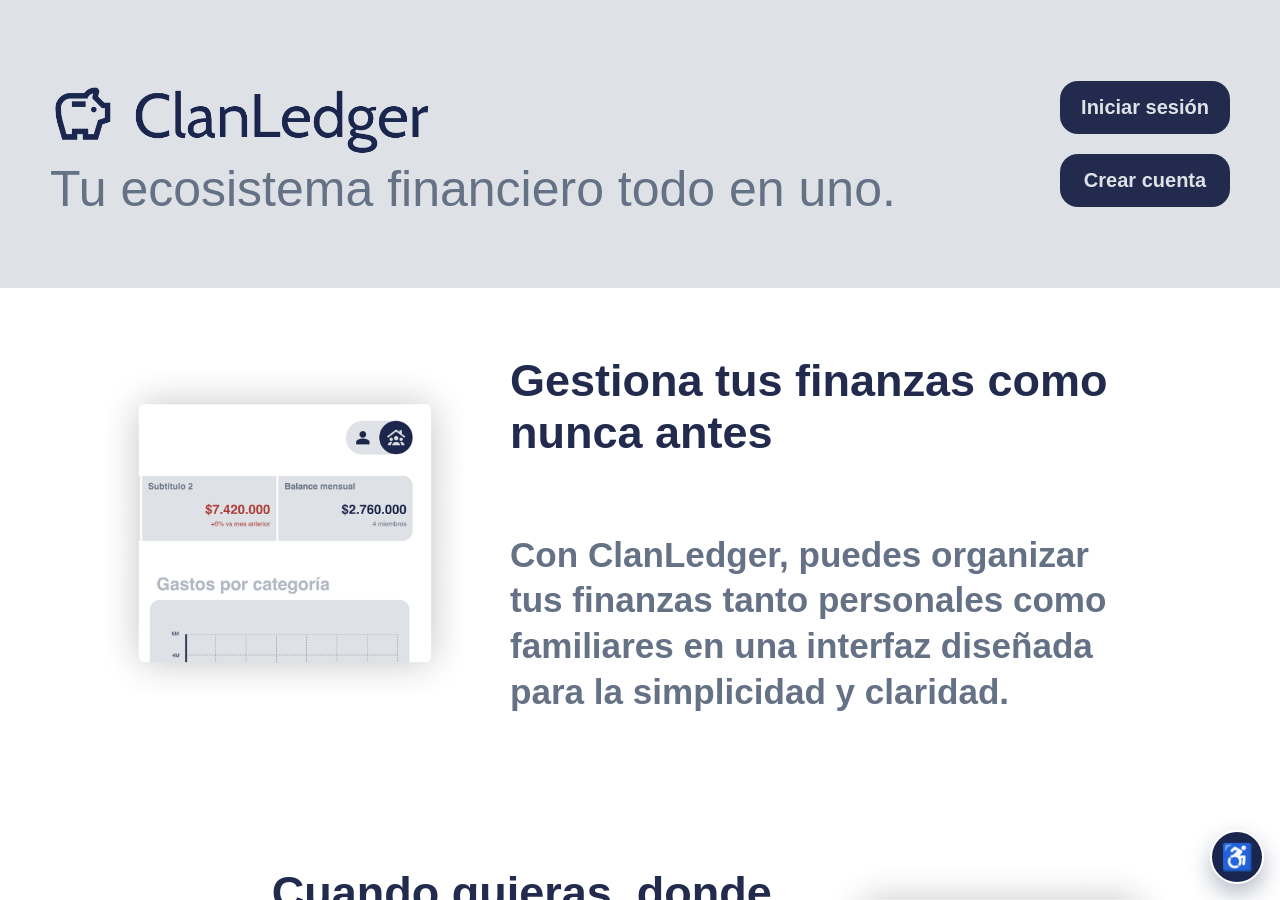
<file: index.html>
﻿<!DOCTYPE html>

<!-- ARCHIVO: index.html -->
<!-- DESCRIPCION: Estructura y secciones de la vista. -->
<html>
  <head>
    <meta http-equiv="refresh" content="0; url=html/landing.html" />
  </head>
</html>
</file>
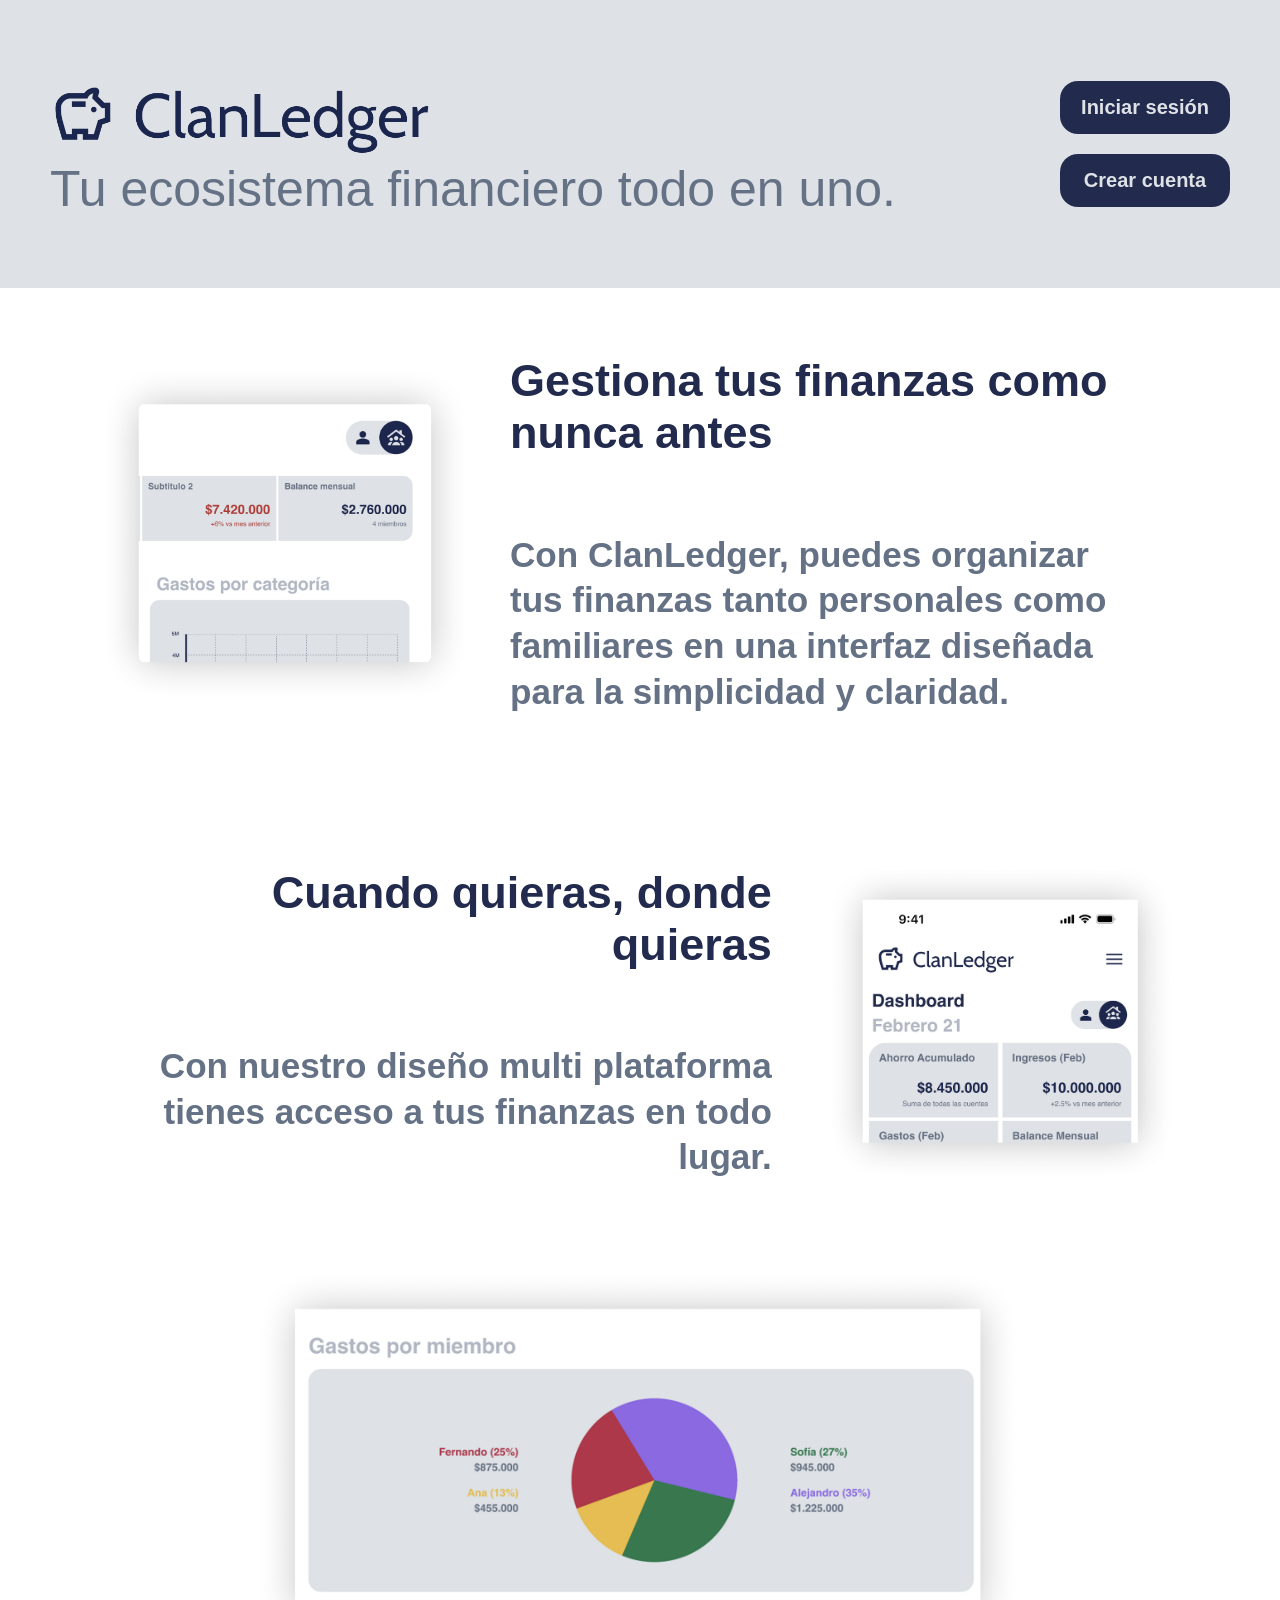
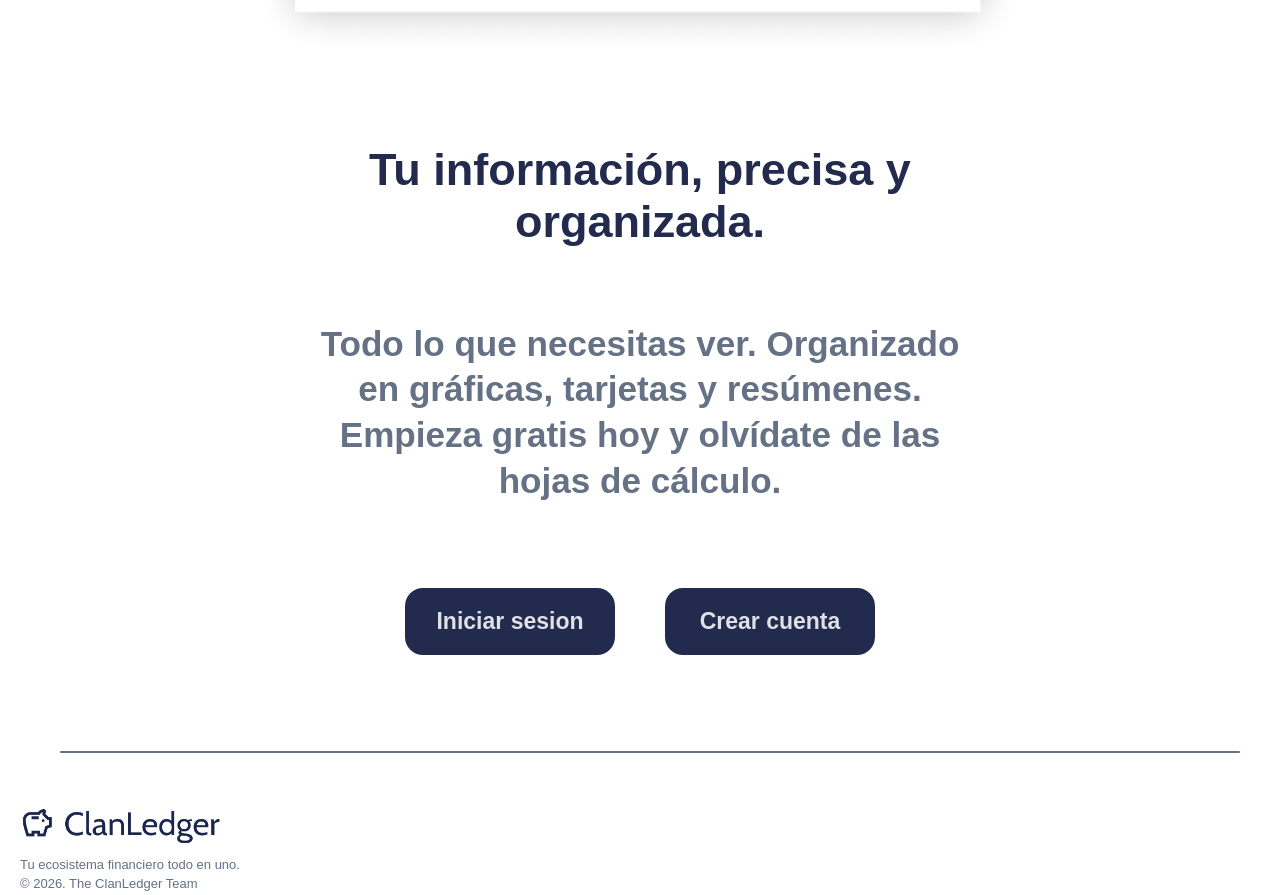
<file: html/index.html>
<html>
<head>
    <meta charset="UTF-8">
    <meta name = "viewport" content = "width=device-width">
    <link rel="stylesheet" href="../css/styleslanding.css" >
    <link rel="icon" type="image/png" href="../assets/imagenes/favicon.png">
    <title>ClanLedger</title>
    
</head>

<body>
    <div class="seccion1">
        <div class="left">
        <div class="child" id="logo">
        <img src = "../assets/imagenes/Logo.png" alt = "logo">
        </div>
        <div class="child" id="subtlogo">Tu ecosistema financiero todo en uno.</div>


        </div>

        <div class="right" id="btnsup">
            <a href="../html/login.html" class="iniciar">Iniciar sesión</a>
            <a href="../html/registro.html" class="crear">Crear cuenta</a>

        </div>
       
    </div>

    <div class="seccionhorizontal">
        <div class="imagenref" id = "imgref1">
            <img src ="../assets/imagenes/img1.png" alt = "Imagen de referencia 1">
        </div>

        <div class="textos" id = "bloquetxt1">
            <h2>Gestiona tus finanzas como nunca antes</h2>
            <h3>Con ClanLedger, puedes organizar tus finanzas tanto personales 
                como familiares en una interfaz diseñada para la simplicidad 
                y claridad.</h3>
        </div>
    </div>

     <div class="seccionhorizontal">
        <div class="textos" id = "bloquetxt2">
            <h2>Cuando quieras, donde quieras</h2>
            <h3>Con nuestro diseño multi plataforma tienes acceso a tus finanzas en todo lugar.</h3>
        </div>
        <div class="imagenref" id = "imgref2">
            <img src ="../assets/imagenes/img2.png" alt = "Imagen de referencia 1">
        </div>
    </div>

    <div class="seccionvertical">
         <div class="imagenref" id = "imgref3">
            <img src ="../assets/imagenes/img3.png" alt = "Imagen de referencia 1">
         </div>
        <div class="textosvert" id = "bloquetxtcent">
            <h2>Tu información, precisa y organizada.</h2>
            <h3>Todo lo que necesitas ver. Organizado en gráficas, tarjetas y resúmenes. 
                <Br>Empieza gratis hoy y olvídate de las hojas de cálculo.</h3>
        </div>
         <div class="btm" id="btnbtm">
            <a href="../html/login.html" class="iniciar">Iniciar sesion</a>
            <a href="../html/registro.html" class="crear">Crear cuenta</a>

        </div>
       
    </div>

     <footer>
        <div class="footer" id="foot">

            <hr class="divisor">

            <div class="textofoot" id = "fimg">
                <img src = "../assets/imagenes/Logo.png" alt = "logo">
            </div>

            <div class="textosvert" id = "ftxt">
                <h4>Tu ecosistema financiero todo en uno.</h4>
                <h4>© 2026. The ClanLedger Team</h4>
            </div>

        </div>
    </footer>

    
</body>
 
</html>
</file>
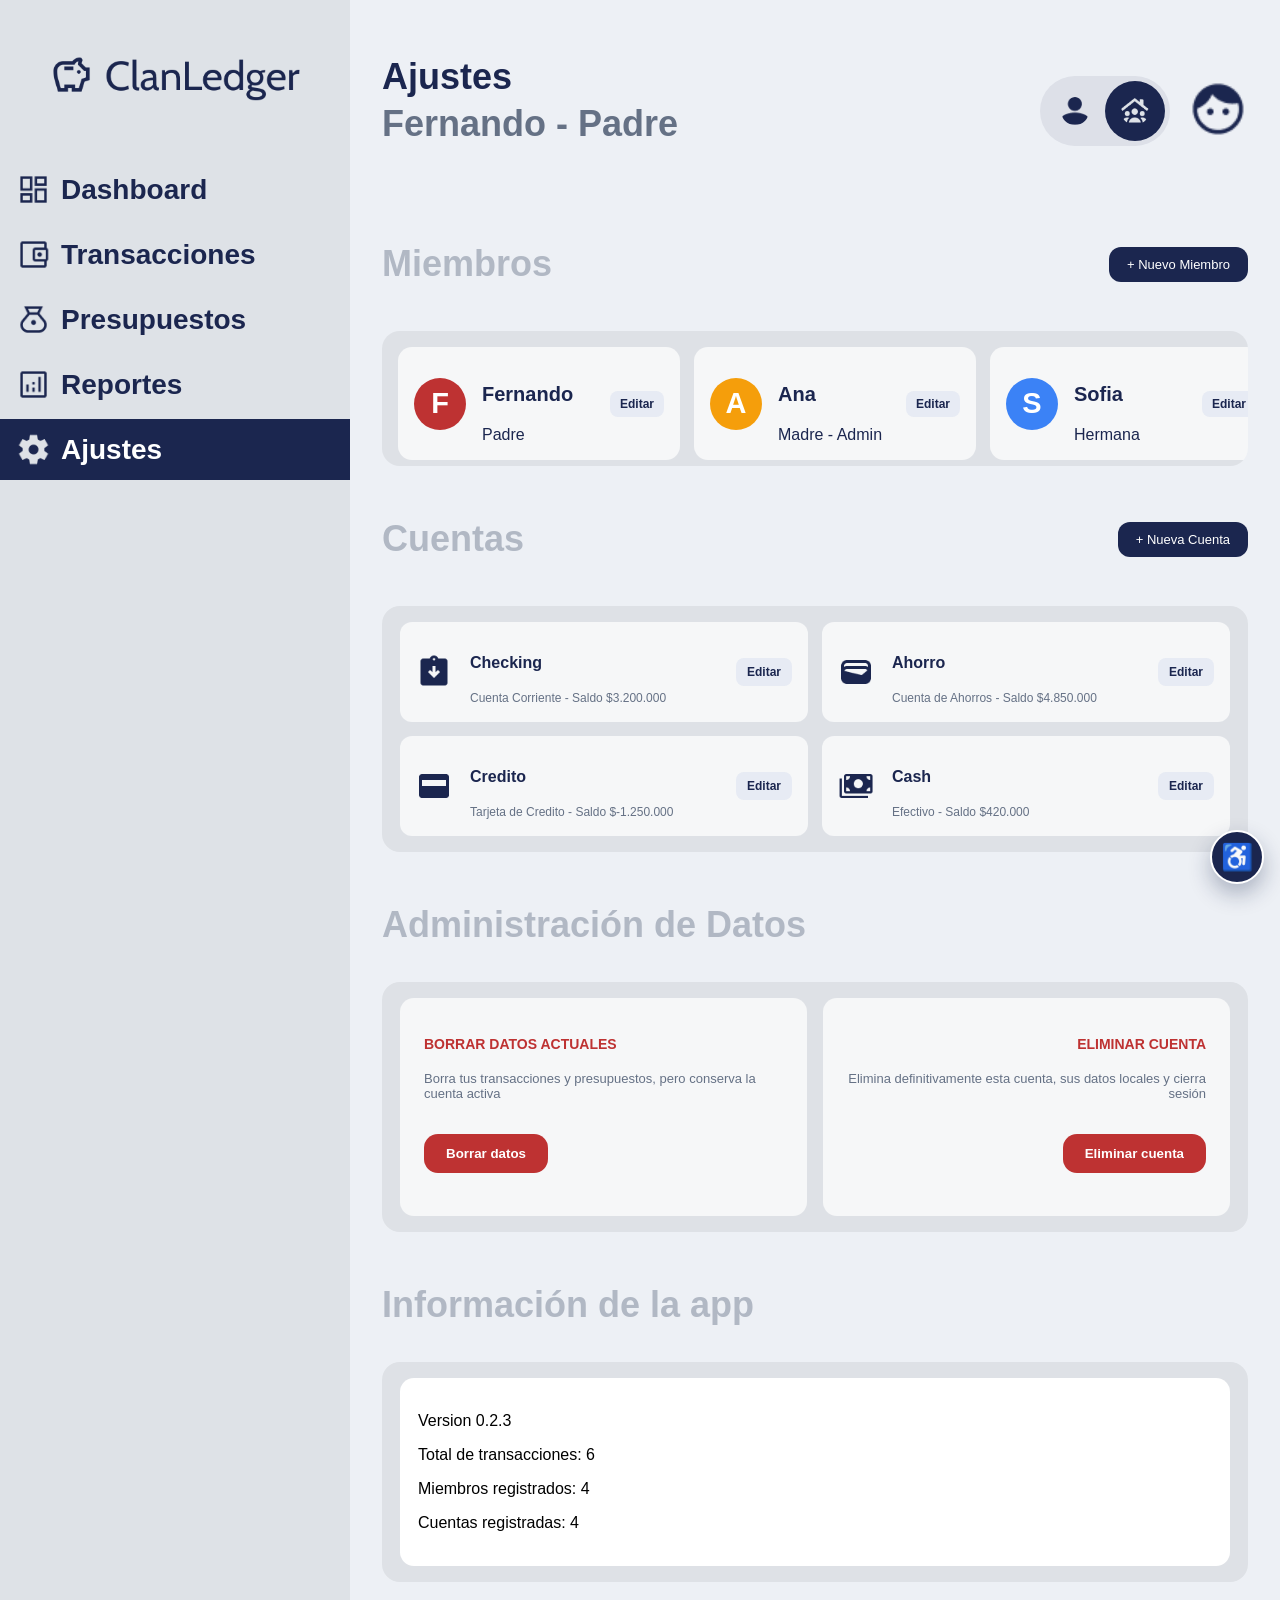
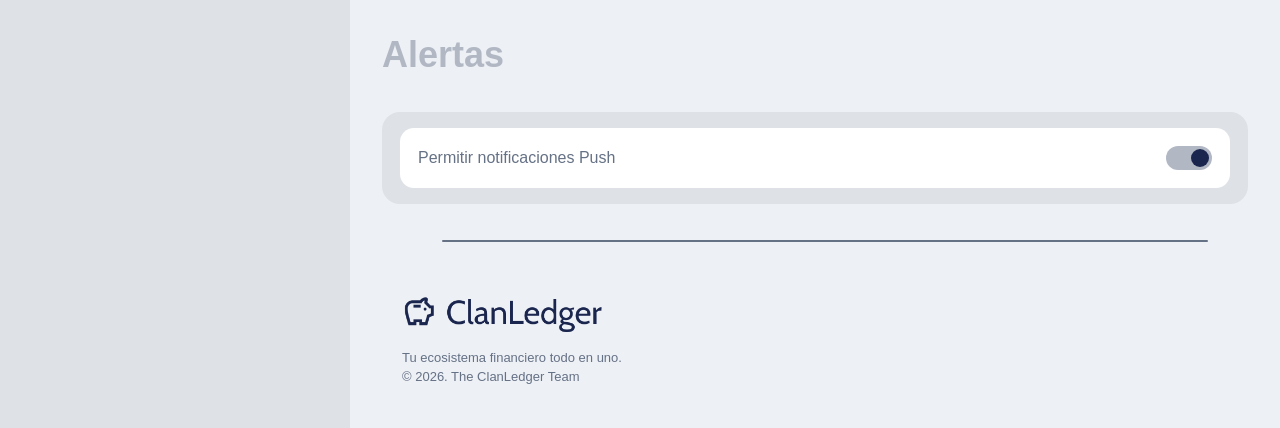
<file: html/ajustes.html>
﻿<!doctype html>

<!-- ARCHIVO: ajustes.html -->
<!-- DESCRIPCION: Estructura y secciones de la vista. -->
<html lang="es">
  <head>
    <meta charset="UTF-8" />
    <meta name="viewport" content="width=device-width, initial-scale=1.0" />
    <title>ClanLedger</title>
    <link rel="icon" type="image/png" href="../assets/imagenes/favicon.png" />
    <link rel="stylesheet" href="../css/stylesajustes.css" />
    <link rel="stylesheet" href="../css/responsive.css" />
    <link rel="stylesheet" href="../css/accessibility.css" />
    <link rel="stylesheet" href="../css/button-hover.css" />
    <script defer src="../js/page-transition.js"></script>
    <script defer src="../js/mobile-nav.js"></script>
    <script defer src="../js/accessibility.js"></script>
  </head>

  <body class="dashboard-body page-ajustes">
    <div class="layout">
      <!-- â•â• SIDEBAR â•â• -->
      <aside class="sidebar">
        <div class="sidebar-logo">
          <img src="../assets/imagenes/Logo.png" alt="logo" />
        </div>
        <a class="nav-item" href="../html/dashboard.html"
          ><img src="../assets/imagenes/dashboard.png" alt="" /> Dashboard</a
        >
        <a class="nav-item" href="../html/transacciones.html"
          ><img src="../assets/imagenes/transacciones.png" alt="" />
          Transacciones</a
        >
        <a class="nav-item" href="../html/presupuestos.html"
          ><img src="../assets/imagenes/presupuestos.png" alt="" />
          Presupuestos</a
        >
        <a class="nav-item" href="../html/reportes.html"
          ><img src="../assets/imagenes/reports.png" alt="" /> Reportes</a
        >
        <a class="nav-item active" href="../html/ajustes.html"
          ><img src="../assets/imagenes/ajustesfill.png" alt="" /> Ajustes</a
        >
      </aside>

      <!-- CONTENIDO -->
      <main class="main">
        <!-- HEADER -->
        <div class="header-top">
          <div>
            <h1>Ajustes</h1>
            <p class="sub">Usuario - Admin</p>
          </div>
          <div class="header-actions">
            <div class="user-toggle">
              <input
                type="radio"
                name="view-mode"
                id="view-person"
                class="view-radio"
              />
              <input
                type="radio"
                name="view-mode"
                id="view-family"
                class="view-radio"
                checked
              />
              <div class="toggle-circle"></div>
              <label class="toggle-btn" id="btn-person" for="view-person">
                <img
                  class="toggle-icon toggle-icon-person-default"
                  src="../assets/imagenes/person_2.png"
                  alt="Personal"
                />
                <img
                  class="toggle-icon toggle-icon-person-active"
                  src="../assets/imagenes/person_1.png"
                  alt="Personal activo"
                />
              </label>
              <label class="toggle-btn" id="btn-family" for="view-family">
                <img
                  class="toggle-icon toggle-icon-family-default"
                  src="../assets/imagenes/family_group_1.png"
                  alt="Familiar"
                />
                <img
                  class="toggle-icon toggle-icon-family-active"
                  src="../assets/imagenes/family_group_2.png"
                  alt="Familiar activo"
                />
              </label>
            </div>
            <div class="user-menu" id="user-menu">
              <button
                class="user-menu-trigger"
                id="user-menu-trigger"
                type="button"
              >
                <img src="../assets/imagenes/hombre1.png" alt="Usuario" />
              </button>
              <div class="user-menu-dropdown" id="user-menu-dropdown">
                <button
                  type="button"
                  class="user-menu-item"
                  id="cerrarSesionBtn"
                >
                  Cerrar sesion
                </button>
              </div>
            </div>
          </div>
        </div>

        <!-- MIEMBROS -->
        <section class="section">
          <div class="section-header">
            <h3>Miembros</h3>
            <button class="btn" id="abrirModal">+ Nuevo Miembro</button>
          </div>

          <div class="card-box members">
            <div class="member">
              <img src="../assets/imagenes/mujer1.png" />
              <div>
                <p class="name">Ana</p>
                <span>Madre - Admin</span>
              </div>
            </div>

            <div class="member">
              <img src="../assets/imagenes/mujer2.png" />
              <div>
                <p class="name">Sofía</p>
                <span>Hermana</span>
              </div>
            </div>

            <div class="member">
              <img src="../assets/imagenes/hombre1.png" />
              <div>
                <p class="name">Fernando</p>
                <span>Padre</span>
              </div>
            </div>

            <div class="member">
              <img src="../assets/imagenes/hombre2.png" />
              <div>
                <p class="name">Alejandro</p>
                <span>Tú - Admin</span>
              </div>
            </div>
          </div>
        </section>

        <!-- CUENTAS -->
        <section class="section">
          <div class="section-header">
            <h3>Cuentas</h3>
            <button class="btn" id="abrirModalCuenta">+ Nueva Cuenta</button>
          </div>

          <div class="card-box accounts">
            <div class="account">
              <img src="../assets/imagenes/checking.png" />
              <div>
                <p class="title">Checking</p>
                <span>Cuenta Corriente - Davivienda</span>
              </div>
            </div>

            <div class="account">
              <img src="../assets/imagenes/ahorro.png" />
              <div>
                <p class="title">Ahorro</p>
                <span>Cuenta de Ahorros - Davivienda</span>
              </div>
            </div>

            <div class="account">
              <img src="../assets/imagenes/credito.png" />
              <div>
                <p class="title">Crédito</p>
                <span>Tarjeta de Crédito - Bancolombia</span>
              </div>
            </div>

            <div class="account">
              <img src="../assets/imagenes/efectivo.png" />
              <div>
                <p class="title">Cash</p>
                <span>Dinero en Efectivo</span>
              </div>
            </div>
          </div>
        </section>

        <!-- ADMIN -->
        <section class="section">
          <h3>Administración de Datos</h3>

          <div class="card-box">
            <div class="danger-actions">
              <div class="danger danger-left">
                <p class="danger-title">BORRAR DATOS ACTUALES</p>

                <p class="danger-text">
                  Borra tus transacciones y presupuestos, pero conserva la
                  cuenta activa
                </p>

                <div class="danger-btn">
                  <button class="btn-danger" id="abrirBorrarDatos">
                    Borrar datos
                  </button>
                </div>
              </div>

              <div class="danger danger-right">
                <p class="danger-title">ELIMINAR CUENTA</p>

                <p class="danger-text">
                  Elimina definitivamente esta cuenta, sus datos locales y
                  cierra sesión
                </p>

                <div class="danger-btn">
                  <button class="btn-danger" id="abrirEliminarCuenta">
                    Eliminar cuenta
                  </button>
                </div>
              </div>
            </div>
          </div>
        </section>

        <!-- INFO -->
        <section class="section">
          <h3>Información de la app</h3>

          <div class="card-box">
            <div class="inner-card">
              <p>Versión 0.2.3</p>
              <p>Total de transacciones: 13</p>
              <p>Miembros registrados: 4</p>
              <p>Cuentas registradas: 4</p>
            </div>
          </div>
        </section>

        <!-- ALERTAS -->
        <section class="section">
          <h3>Alertas</h3>

          <div class="card-box">
            <div class="inner-card alert">
              <span>Permitir notificaciones Push</span>

              <label class="switch">
                <input type="checkbox" checked />
                <span class="slider"></span>
              </label>
            </div>
          </div>
        </section>

        <!-- Footer -->
        <footer>
          <div class="footer" id="foot">
            <hr class="divisor" />
            <div class="textofoot" id="fimg">
              <img src="../assets/imagenes/Logo.png" alt="logo" />
            </div>
            <div class="textosvert" id="ftxt">
              <h4>Tu ecosistema financiero todo en uno.</h4>
              <h4>© 2026. The ClanLedger Team</h4>
            </div>
          </div>
        </footer>
      </main>
    </div>

    <!-- interacción -->
    <div class="modal" id="modalMiembro">
      <div class="modal-content">
        <span class="close" id="cerrarModal">&times;</span>

        <h2>Nuevo Miembro</h2>
        <p class="modal-sub">
          Agrega un miembro de la familia para rastrear sus gastos
        </p>

        <label>Nombre</label>
        <input type="text" id="member-name-input" placeholder="Ej: Juan" />

        <label>Rol</label>
        <input type="text" id="member-role-input" placeholder="Ej: Padre" />

        <div class="admin-toggle-row">
          <span>Permisos de administrador</span>
          <label class="switch">
            <input type="checkbox" id="member-admin-input" />
            <span class="slider"></span>
          </label>
        </div>

        <label>Color</label>
        <div class="colors">
          <span
            class="color"
            data-color="#3b82f6"
            style="background: #3b82f6"
          ></span>
          <span
            class="color"
            data-color="#10b981"
            style="background: #10b981"
          ></span>
          <span
            class="color"
            data-color="#f59e0b"
            style="background: #f59e0b"
          ></span>
          <span
            class="color"
            data-color="#ef4444"
            style="background: #ef4444"
          ></span>
          <span
            class="color"
            data-color="#8b5cf6"
            style="background: #8b5cf6"
          ></span>
          <span
            class="color"
            data-color="#ec4899"
            style="background: #ec4899"
          ></span>
          <span
            class="color"
            data-color="#06b6d4"
            style="background: #06b6d4"
          ></span>
          <span
            class="color"
            data-color="#84cc16"
            style="background: #84cc16"
          ></span>
        </div>

        <button class="btn modal-btn" id="guardarMiembroBtn">
          Agregar Miembro
        </button>
      </div>
    </div>

    <div class="modal" id="modalEditarMiembro">
      <div class="modal-content">
        <span class="close" id="cerrarModalEditarMiembro">&times;</span>

        <h2>Editar Miembro</h2>
        <p class="modal-sub">Modifica los datos o elimina este miembro</p>

        <label>Nombre</label>
        <input
          type="text"
          id="edit-member-name-input"
          placeholder="Nombre del miembro"
        />

        <label>Rol</label>
        <input type="text" id="edit-member-role-input" placeholder="Rol" />

        <div class="admin-toggle-row">
          <span>Permisos de administrador</span>
          <label class="switch">
            <input type="checkbox" id="edit-member-admin-input" />
            <span class="slider"></span>
          </label>
        </div>

        <label>Color</label>
        <div class="colors" id="edit-member-colors">
          <span
            class="color color-edit"
            data-color="#3b82f6"
            style="background: #3b82f6"
          ></span>
          <span
            class="color color-edit"
            data-color="#10b981"
            style="background: #10b981"
          ></span>
          <span
            class="color color-edit"
            data-color="#f59e0b"
            style="background: #f59e0b"
          ></span>
          <span
            class="color color-edit"
            data-color="#ef4444"
            style="background: #ef4444"
          ></span>
          <span
            class="color color-edit"
            data-color="#8b5cf6"
            style="background: #8b5cf6"
          ></span>
          <span
            class="color color-edit"
            data-color="#ec4899"
            style="background: #ec4899"
          ></span>
          <span
            class="color color-edit"
            data-color="#06b6d4"
            style="background: #06b6d4"
          ></span>
          <span
            class="color color-edit"
            data-color="#84cc16"
            style="background: #84cc16"
          ></span>
        </div>

        <div class="modal-actions-row">
          <button class="btn-danger" id="eliminarMiembroBtn">Eliminar</button>
          <button class="btn" id="guardarEdicionMiembroBtn">
            Guardar cambios
          </button>
        </div>
      </div>
    </div>
    <!-- interacción nueva cuenta-->
    <!-- MODAL CUENTA -->
    <div class="modal" id="modalCuenta">
      <div class="modal-content">
        <span class="close" id="cerrarModalCuenta">&times;</span>

        <h2 id="account-modal-title">Nueva Cuenta</h2>
        <p class="modal-sub" id="account-modal-subtitle">
          Agrega una cuenta bancaria o de efectivo
        </p>

        <label>Nombre</label>
        <input
          type="text"
          id="account-name-input"
          placeholder="Ej: Cuenta de Ahorro"
        />

        <label>Tipo</label>
        <select class="select native-select-hidden" id="account-type-input">
          <option value="" selected>Tipo cuenta</option>
          <option value="Cuenta de Ahorros">Ahorro</option>
          <option value="Cuenta Corriente">Corriente</option>
          <option value="Tarjeta de Credito">Credito</option>
          <option value="Efectivo">Efectivo</option>
        </select>
        <div class="account-type-select" id="account-type-select">
          <button type="button" class="account-type-header">
            <span class="account-type-display">Tipo cuenta</span>
            <img
              src="../assets/imagenes/keyboard_arrow_down_gris.png"
              alt=""
              class="account-type-arrow"
            />
          </button>
          <div class="account-type-dropdown">
            <div class="account-type-option selected" data-value="">
              <span>Tipo cuenta</span><span class="check">✓</span>
            </div>
            <div class="account-type-option" data-value="Cuenta de Ahorros">
              <span>Ahorro</span><span class="check">✓</span>
            </div>
            <div class="account-type-option" data-value="Cuenta Corriente">
              <span>Corriente</span><span class="check">✓</span>
            </div>
            <div class="account-type-option" data-value="Tarjeta de Credito">
              <span>Credito</span><span class="check">✓</span>
            </div>
            <div class="account-type-option" data-value="Efectivo">
              <span>Efectivo</span><span class="check">✓</span>
            </div>
          </div>
        </div>

        <label>Logo</label>
        <div class="account-icon-picker" id="account-icon-picker">
          <button
            type="button"
            class="account-icon-option selected"
            data-icon="checking"
          >
            <img src="../assets/imagenes/checking.png" alt="Checking" />
            <span>Checking</span>
          </button>
          <button type="button" class="account-icon-option" data-icon="ahorro">
            <img src="../assets/imagenes/ahorro.png" alt="Ahorro" />
            <span>Ahorro</span>
          </button>
          <button type="button" class="account-icon-option" data-icon="credito">
            <img src="../assets/imagenes/credito.png" alt="Credito" />
            <span>Credito</span>
          </button>
          <button
            type="button"
            class="account-icon-option"
            data-icon="efectivo"
          >
            <img src="../assets/imagenes/efectivo.png" alt="Efectivo" />
            <span>Efectivo</span>
          </button>
        </div>

        <label>Balance Inicial</label>
        <input type="number" id="account-balance-input" placeholder="0.00" />

        <div class="modal-actions-row">
          <button
            class="btn-danger"
            id="eliminarCuentaIndividualBtn"
            style="display: none"
          >
            Eliminar
          </button>
          <button class="btn" id="guardarCuentaBtn">Agregar Cuenta</button>
        </div>
      </div>
    </div>
    <div class="modal" id="modalEliminar">
      <div class="modal-content">
        <h2 style="text-align: center; margin-bottom: 25px">
          ¿Seguro que deseas borrar los datos actuales?
        </h2>

        <div style="display: flex; justify-content: space-between; gap: 15px">
          <button class="btn" id="confirmarEliminar" style="flex: 1">
            Sí, borrar datos
          </button>

          <button class="btn-danger" id="cancelarEliminar" style="flex: 1">
            Cancelar
          </button>
        </div>
      </div>
    </div>

    <div class="modal" id="modalEliminarCuenta">
      <div class="modal-content">
        <h2 style="text-align: center; margin-bottom: 25px">
          ¿Eliminar cuenta y cerrar sesión?
        </h2>

        <div style="display: flex; justify-content: space-between; gap: 15px">
          <button class="btn" id="confirmarEliminarCuenta" style="flex: 1">
            Sí, eliminar cuenta
          </button>

          <button
            class="btn-danger"
            id="cancelarEliminarCuenta"
            style="flex: 1"
          >
            Cancelar
          </button>
        </div>
      </div>
    </div>

    <script src="../js/mode-manager.js"></script>
    <script src="../js/storage-adapter.local.js"></script>
    <script src="../js/clanledger-data.js"></script>
    <script src="../js/money-input-format.js"></script>
    <script src="../js/script.js"></script>
  </body>
</html>
</file>
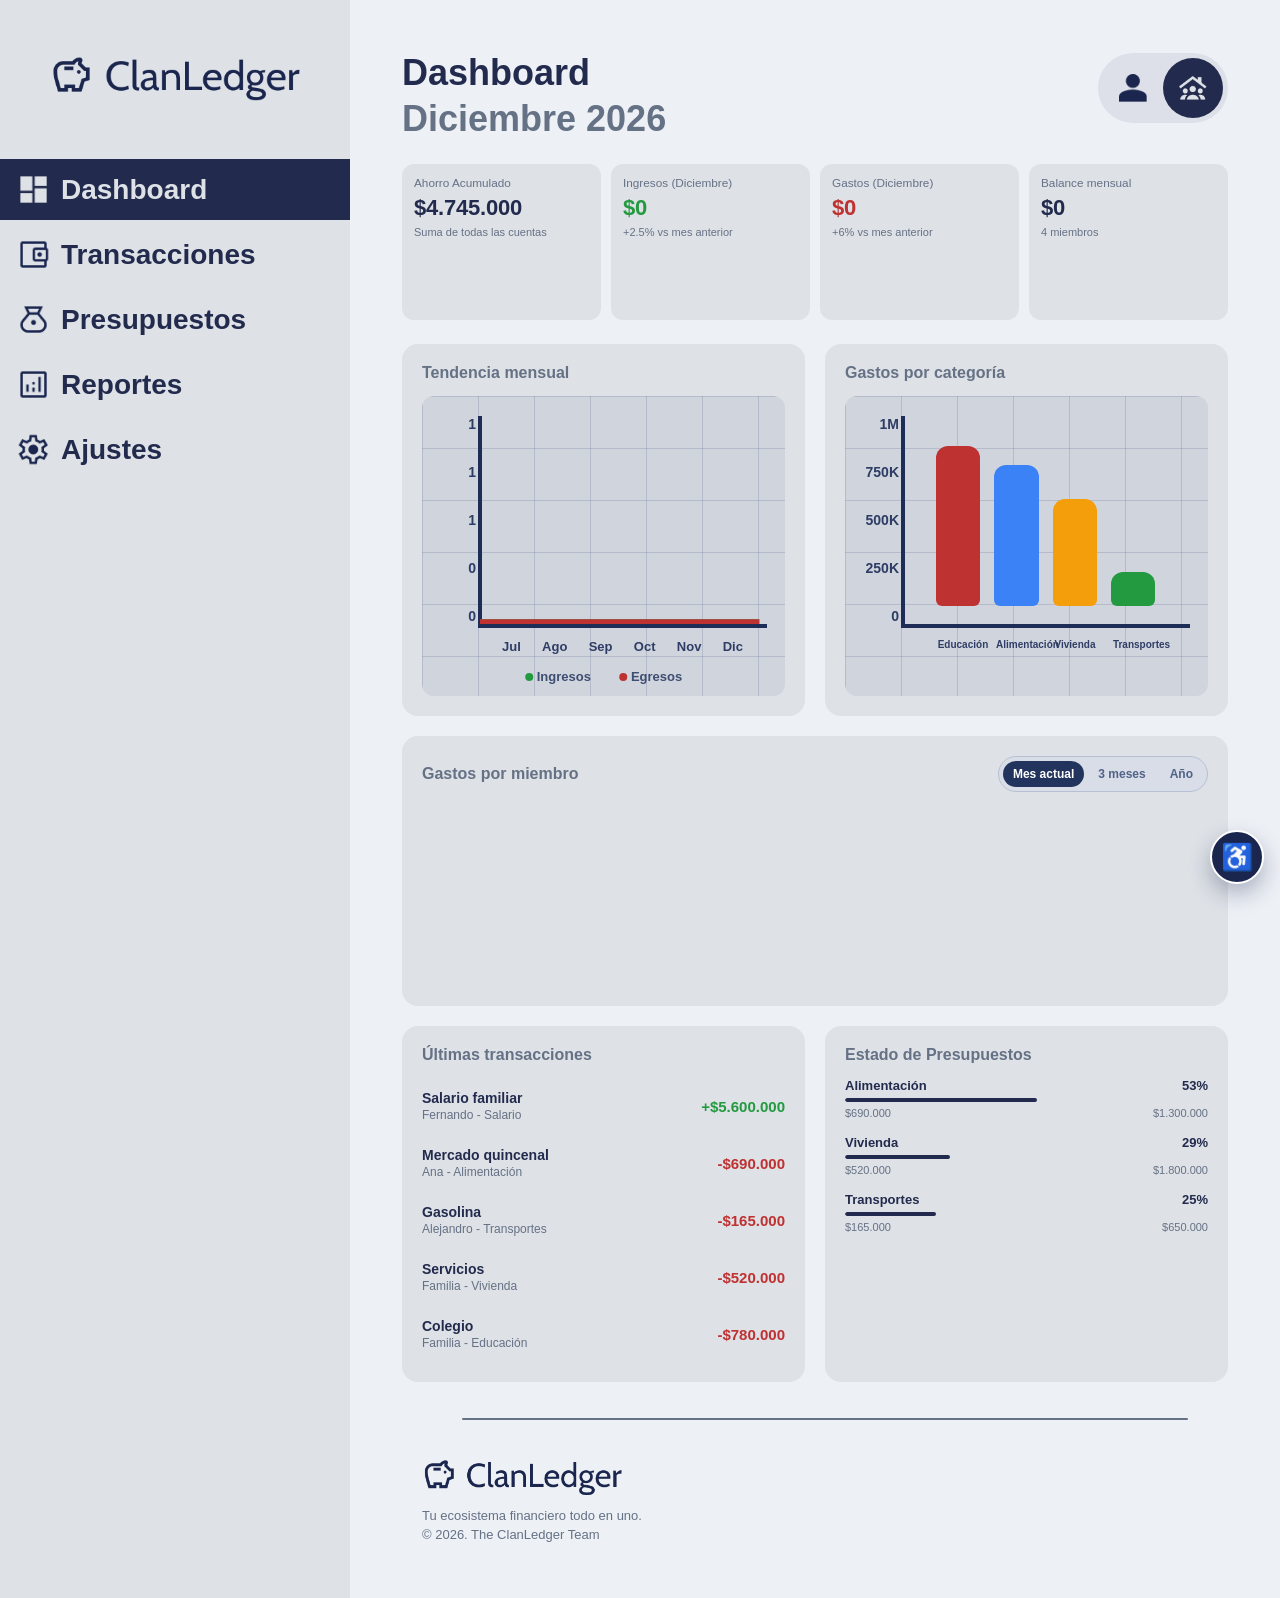
<file: html/dashboard.html>
﻿<!doctype html>

<!-- ARCHIVO: dashboard.html -->
<!-- DESCRIPCION: Estructura y secciones de la vista. -->
<html lang="es">
  <head>
    <meta charset="UTF-8" />
    <meta name="viewport" content="width=device-width, initial-scale=1.0" />
    <link rel="icon" type="image/png" href="../assets/imagenes/favicon.png" />
    <link rel="stylesheet" href="../css/stylesdashboard.css" />
    <link rel="stylesheet" href="../css/responsive.css" />
    <link rel="stylesheet" href="../css/accessibility.css" />
    <title>ClanLedger</title>
    <link rel="stylesheet" href="../css/button-hover.css" />
    <script defer src="../js/page-transition.js"></script>
    <script defer src="../js/mobile-nav.js"></script>
    <script defer src="../js/accessibility.js"></script>
  </head>
  <body class="page-dashboard">
    <div class="layout">
      <!-- â•â• SIDEBAR â•â• -->
      <aside class="sidebar">
        <div class="sidebar-logo">
          <img src="../assets/imagenes/Logo.png" alt="logo" />
        </div>
        <a class="nav-item active" href="../html/dashboard.html"
          ><img src="../assets/imagenes/dashboardfill.png" alt="" />
          Dashboard</a
        >
        <a class="nav-item" href="../html/transacciones.html"
          ><img src="../assets/imagenes/transacciones.png" alt="" />
          Transacciones</a
        >
        <a class="nav-item" href="../html/presupuestos.html"
          ><img src="../assets/imagenes/presupuestos.png" alt="" />
          Presupuestos</a
        >
        <a class="nav-item" href="../html/reportes.html"
          ><img src="../assets/imagenes/reports.png" alt="" /> Reportes</a
        >
        <a class="nav-item" href="../html/ajustes.html"
          ><img src="../assets/imagenes/ajustes.png" alt="" /> Ajustes</a
        >
      </aside>

      <!-- â•â• CONTENIDO PRINCIPAL â•â• -->
      <main class="main-content">
        <!-- â•â• HEADER â•â• -->
        <div class="header">
          <div>
            <h2>Dashboard</h2>
            <p id="fecha-actual">Fecha</p>
          </div>
          <div class="user-toggle">
            <input
              type="radio"
              name="view-mode"
              id="view-person"
              class="view-radio"
            />
            <input
              type="radio"
              name="view-mode"
              id="view-family"
              class="view-radio"
              checked
            />
            <div class="toggle-circle"></div>
            <label class="toggle-btn" id="btn-person" for="view-person">
              <img
                class="toggle-icon toggle-icon-person-default"
                src="../assets/imagenes/person_2.png"
                alt="Personal"
              />
              <img
                class="toggle-icon toggle-icon-person-active"
                src="../assets/imagenes/person_1.png"
                alt="Personal activo"
              />
            </label>
            <label class="toggle-btn" id="btn-family" for="view-family">
              <img
                class="toggle-icon toggle-icon-family-default"
                src="../assets/imagenes/family_group_1.png"
                alt="Familiar"
              />
              <img
                class="toggle-icon toggle-icon-family-active"
                src="../assets/imagenes/family_group_2.png"
                alt="Familiar activo"
              />
            </label>
          </div>
        </div>

        <!-- â•â• TARJETAS KPI â•â• -->
        <div class="kpi-grid">
          <div class="kpi-card">
            <span class="kpi-label">Ahorro Acumulado</span>
            <span class="kpi-value neutral">$8.450.000</span>
            <span class="kpi-note">Suma de todas las cuentas</span>
          </div>
          <div class="kpi-card">
            <span class="kpi-label">Ingresos (Febrero)</span>
            <span class="kpi-value green">$10.000.000</span>
            <span class="kpi-note">+2.5% vs mes anterior</span>
          </div>
          <div class="kpi-card">
            <span class="kpi-label">Subtítulo 2</span>
            <span class="kpi-value red">$7.420.000</span>
            <span class="kpi-note">+6% vs mes anterior</span>
          </div>
          <div class="kpi-card">
            <span class="kpi-label">Balance mensual</span>
            <span class="kpi-value neutral">$2.760.000</span>
            <span class="kpi-note">4 miembros</span>
          </div>
        </div>

        <!-- â•â• FILA DE GRÃFICAS: Tendencia + Gastos por categorÃ­a â•â• -->
        <div class="charts-row">
          <!-- Tendencia mensual -->
          <div class="chart-box">
            <h3 class="chart-title">Tendencia mensual</h3>
            <div class="trend-surface" id="dashboard-trend">
              <div class="trend-y-axis">
                <span>10M</span>
                <span>8M</span>
                <span>6M</span>
                <span>4M</span>
                <span>2M</span>
              </div>
              <div class="trend-plot">
                <div class="trend-line-series">
                  <svg
                    viewBox="0 0 100 50"
                    preserveAspectRatio="none"
                    aria-hidden="true"
                  >
                    <polyline
                      fill="none"
                      stroke="#249a40"
                      stroke-width="1.2"
                      points=""
                    />
                    <polyline
                      fill="none"
                      stroke="#be3232"
                      stroke-width="1.2"
                      points=""
                    />
                  </svg>
                </div>
              </div>
              <div class="trend-x-axis"></div>
              <div class="trend-legend">
                <span><span class="legend-dot green"></span>Ingresos</span>
                <span><span class="legend-dot red"></span>Egresos</span>
              </div>
            </div>
          </div>

          <!-- Gastos por categoría (barras) -->
          <div class="chart-box">
            <h3 class="chart-title">Gastos por categoría</h3>
            <div class="category-surface" id="dashboard-category-chart">
              <div class="category-y-axis">
                <span>5M</span>
                <span>4M</span>
                <span>3M</span>
                <span>2M</span>
                <span>1M</span>
              </div>
              <div class="category-plot">
                <div class="bars-wrap"></div>
              </div>
            </div>
          </div>
        </div>

        <!-- â•â• GASTOS POR MIEMBRO (pie chart) â•â• -->
        <div class="chart-box full-width">
          <div class="chart-title-row">
            <h3 class="chart-title">Gastos por miembro</h3>
            <div
              class="member-period-switch"
              id="member-period-switch"
              aria-label="Periodo de gastos por miembro"
            >
              <button type="button" class="period-btn active" data-period="mes">
                Mes actual
              </button>
              <button type="button" class="period-btn" data-period="3m">
                3 meses
              </button>
              <button type="button" class="period-btn" data-period="anio">
                Año
              </button>
            </div>
          </div>
          <div class="pie-section" id="dashboard-member-pie-section">
            <!-- Leyenda izquierda -->
            <div class="pie-legend left">
              <div class="pie-legend-item">
                <span class="pie-legend-name" style="color: #be3232"
                  >Fernando (25%)</span
                >
                <span class="pie-legend-value">$875.000</span>
              </div>
              <div class="pie-legend-item">
                <span class="pie-legend-name" style="color: #f59e0b"
                  >Ana (13%)</span
                >
                <span class="pie-legend-value">$455.000</span>
              </div>
            </div>

            <!-- Pie chart SVG -->
            <div class="pie-wrap">
              <svg viewBox="0 0 32 32" class="pie-svg">
                <!-- Segmentos: Fernando=rojo, Sofia=azul, Ana=amarillo, Alejandro=verde -->
                <circle
                  r="16"
                  cx="16"
                  cy="16"
                  fill="transparent"
                  stroke="#be3232"
                  stroke-width="32"
                  stroke-dasharray="25 75"
                  stroke-dashoffset="0"
                />
                <circle
                  r="16"
                  cx="16"
                  cy="16"
                  fill="transparent"
                  stroke="#3b82f6"
                  stroke-width="32"
                  stroke-dasharray="27 73"
                  stroke-dashoffset="-25"
                />
                <circle
                  r="16"
                  cx="16"
                  cy="16"
                  fill="transparent"
                  stroke="#f59e0b"
                  stroke-width="32"
                  stroke-dasharray="13 87"
                  stroke-dashoffset="-52"
                />
                <circle
                  r="16"
                  cx="16"
                  cy="16"
                  fill="transparent"
                  stroke="#249a40"
                  stroke-width="32"
                  stroke-dasharray="35 65"
                  stroke-dashoffset="-65"
                />
              </svg>
            </div>

            <!-- Leyenda derecha -->
            <div class="pie-legend right">
              <div class="pie-legend-item right">
                <span class="pie-legend-name" style="color: #3b82f6"
                  >Sofía (27%)</span
                >
                <span class="pie-legend-value">$945.000</span>
              </div>
              <div class="pie-legend-item right">
                <span class="pie-legend-name" style="color: #249a40"
                  >Alejandro (35%)</span
                >
                <span class="pie-legend-value">$1.225.000</span>
              </div>
            </div>
          </div>
          <div id="dashboard-personal-category-section">
            <div class="pie-section">
              <div class="pie-legend left">
                <div class="pie-legend-item">
                  <span class="pie-legend-name" style="color: #c33b56"
                    >Educacion (0%)</span
                  >
                  <span class="pie-legend-value">$0</span>
                </div>
                <div class="pie-legend-item">
                  <span class="pie-legend-name" style="color: #395bd6"
                    >Alimentacion (0%)</span
                  >
                  <span class="pie-legend-value">$0</span>
                </div>
              </div>

              <div class="pie-wrap">
                <svg
                  viewBox="0 0 32 32"
                  class="pie-svg personal-category-pie-svg"
                >
                  <circle
                    r="16"
                    cx="16"
                    cy="16"
                    fill="transparent"
                    stroke="#c33b56"
                    stroke-width="32"
                    stroke-dasharray="0 100"
                    stroke-dashoffset="0"
                  />
                  <circle
                    r="16"
                    cx="16"
                    cy="16"
                    fill="transparent"
                    stroke="#395bd6"
                    stroke-width="32"
                    stroke-dasharray="0 100"
                    stroke-dashoffset="0"
                  />
                  <circle
                    r="16"
                    cx="16"
                    cy="16"
                    fill="transparent"
                    stroke="#e17b3c"
                    stroke-width="32"
                    stroke-dasharray="0 100"
                    stroke-dashoffset="0"
                  />
                  <circle
                    r="16"
                    cx="16"
                    cy="16"
                    fill="transparent"
                    stroke="#1f8f49"
                    stroke-width="32"
                    stroke-dasharray="0 100"
                    stroke-dashoffset="0"
                  />
                </svg>
              </div>

              <div class="pie-legend right">
                <div class="pie-legend-item right">
                  <span class="pie-legend-name" style="color: #e17b3c"
                    >Vivienda (0%)</span
                  >
                  <span class="pie-legend-value">$0</span>
                </div>
                <div class="pie-legend-item right">
                  <span class="pie-legend-name" style="color: #1f8f49"
                    >Transportes (0%)</span
                  >
                  <span class="pie-legend-value">$0</span>
                </div>
              </div>
            </div>
          </div>
        </div>

        <!-- â•â• FILA INFERIOR: Ãšltimas transacciones + Estado de presupuestos â•â• -->
        <div class="charts-row">
          <!-- Últimas transacciones -->
          <div class="chart-box">
            <h3 class="chart-title">Últimas transacciones</h3>
            <div class="transacciones-list">
              <div class="tx-item">
                <div class="tx-info">
                  <span class="tx-nombre">Arriendo</span>
                  <span class="tx-meta">Familia - Vivienda</span>
                </div>
                <span class="tx-monto neg">-$2.500.000</span>
              </div>

              <div class="tx-item">
                <div class="tx-info">
                  <span class="tx-nombre">Supermercado</span>
                  <span class="tx-meta">Ana - Alimentación</span>
                </div>
                <span class="tx-monto neg">-$400.000</span>
              </div>

              <div class="tx-item">
                <div class="tx-info">
                  <span class="tx-nombre">Salario Febrero</span>
                  <span class="tx-meta">Fernando - Salario</span>
                </div>
                <span class="tx-monto pos">+$4.000.000</span>
              </div>

              <div class="tx-item">
                <div class="tx-info">
                  <span class="tx-nombre">Gasolina</span>
                  <span class="tx-meta">Alejandro - Transporte</span>
                </div>
                <span class="tx-monto neg">-$70.000</span>
              </div>

              <div class="tx-item">
                <div class="tx-info">
                  <span class="tx-nombre">Freelance</span>
                  <span class="tx-meta">Sofía - Salario</span>
                </div>
                <span class="tx-monto pos">+$600.000</span>
              </div>
            </div>
          </div>

          <!-- Estado de presupuestos -->
          <div class="chart-box">
            <h3 class="chart-title">Estado de Presupuestos</h3>
            <div class="presupuestos-list">
              <div class="pres-item">
                <div class="pres-header">
                  <span class="pres-nombre">Alimentación</span>
                  <span class="pres-pct">60%</span>
                </div>
                <div class="progress-bar">
                  <div class="progress-fill" style="width: 60%"></div>
                </div>
                <div class="pres-amounts">
                  <span>$1.080.000</span><span>$1.800.000</span>
                </div>
              </div>

              <div class="pres-item">
                <div class="pres-header">
                  <span class="pres-nombre">Transporte</span>
                  <span class="pres-pct">60%</span>
                </div>
                <div class="progress-bar">
                  <div class="progress-fill" style="width: 60%"></div>
                </div>
                <div class="pres-amounts">
                  <span>$380.000</span><span>$1.000.000</span>
                </div>
              </div>

              <div class="pres-item">
                <div class="pres-header">
                  <span class="pres-nombre">Ocio</span>
                  <span class="pres-pct">60%</span>
                </div>
                <div class="progress-bar">
                  <div class="progress-fill" style="width: 60%"></div>
                </div>
                <div class="pres-amounts">
                  <span>$600.000</span><span>$1.000.000</span>
                </div>
              </div>

              <div class="pres-item">
                <div class="pres-header">
                  <span class="pres-nombre">Servicios</span>
                  <span class="pres-pct">60%</span>
                </div>
                <div class="progress-bar">
                  <div class="progress-fill" style="width: 60%"></div>
                </div>
                <div class="pres-amounts">
                  <span>$600.000</span><span>$1.000.000</span>
                </div>
              </div>
            </div>
          </div>
        </div>

        <!-- â•â• FOOTER â•â• -->
        <footer>
          <div class="footer" id="foot">
            <hr class="divisor" />
            <div class="textofoot" id="fimg">
              <img src="../assets/imagenes/Logo.png" alt="logo" />
            </div>
            <div class="textosvert" id="ftxt">
              <h4>Tu ecosistema financiero todo en uno.</h4>
              <h4>© 2026. The ClanLedger Team</h4>
            </div>
          </div>
        </footer>
      </main>
    </div>

    <script src="../js/mode-manager.js"></script>
    <script src="../js/storage-adapter.local.js"></script>
    <script src="../js/clanledger-data.js"></script>
    <script src="../js/dashboard.js"></script>
  </body>
</html>
</file>
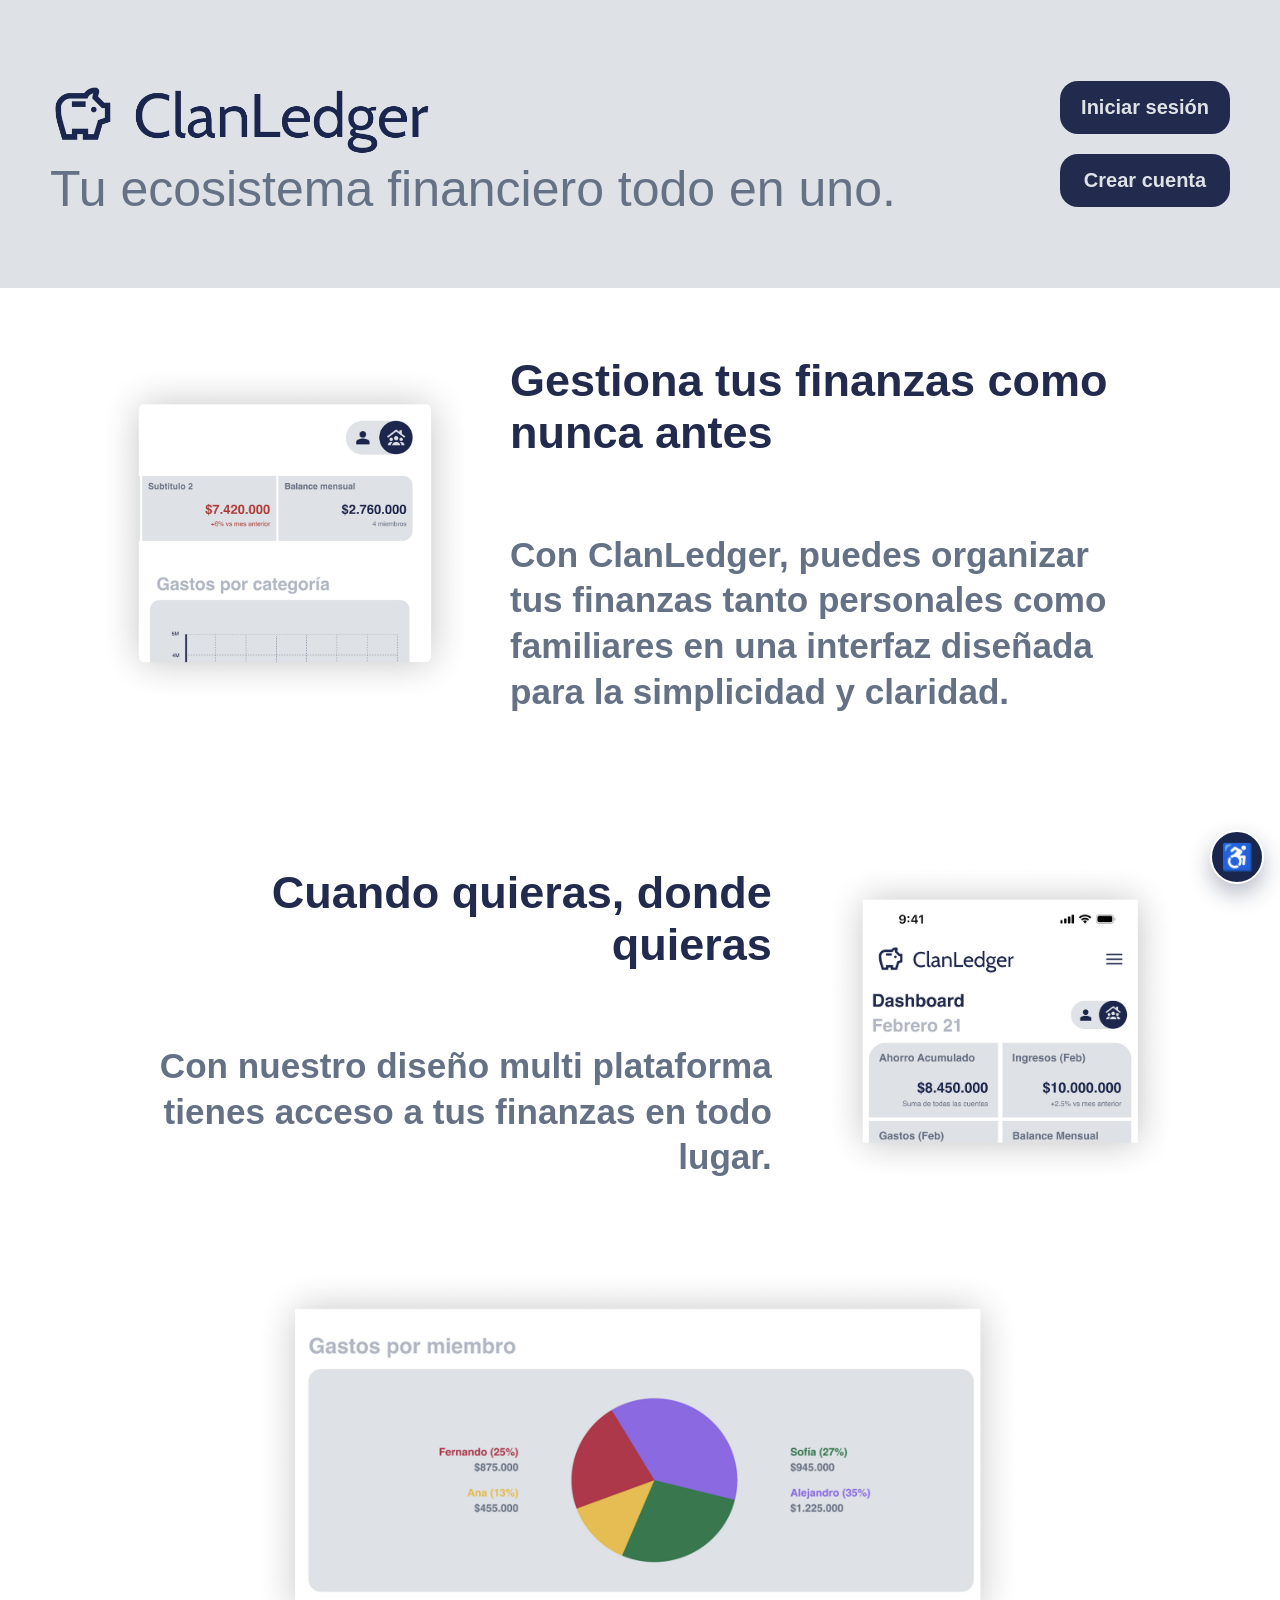
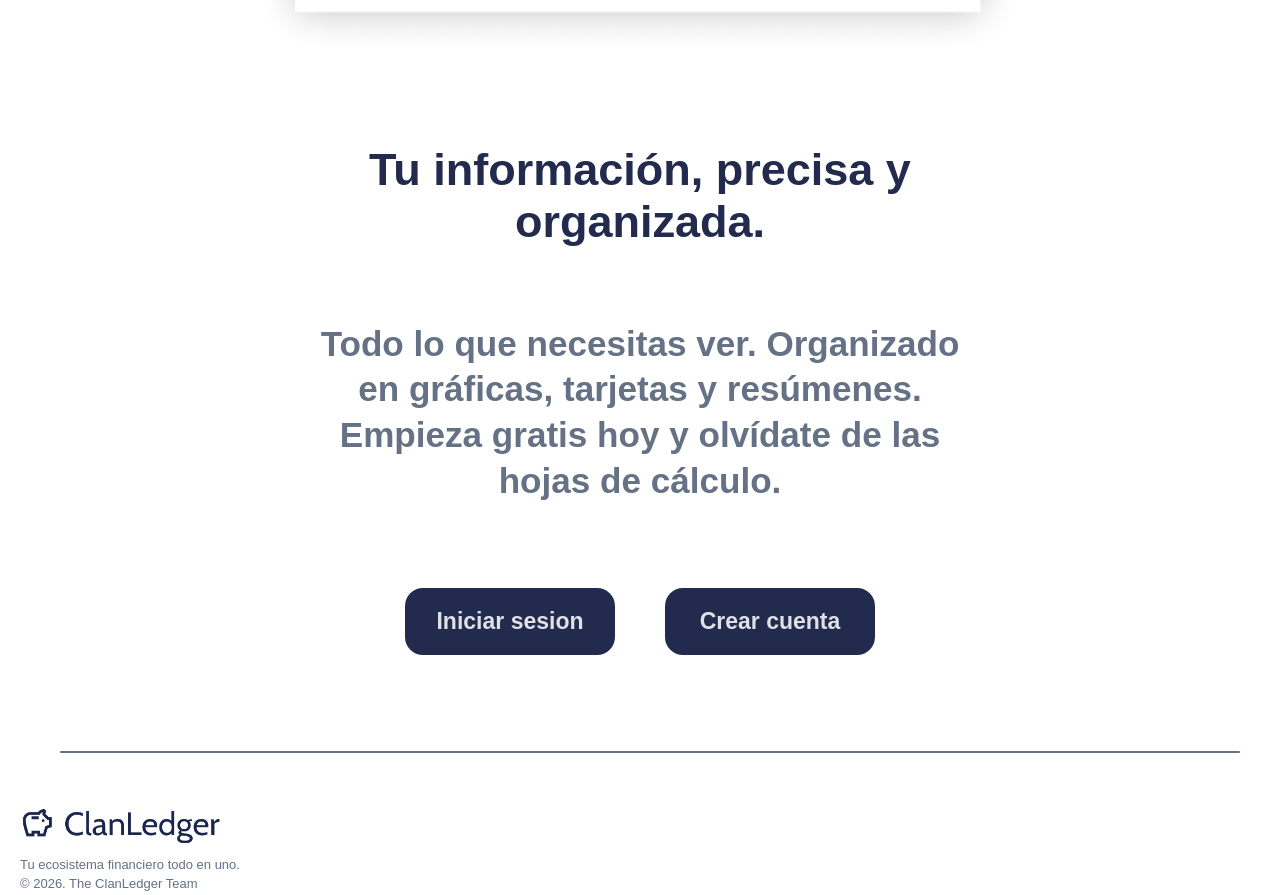
<file: html/landing.html>
﻿<!-- ARCHIVO: landing.html -->
<!-- DESCRIPCION: Estructura y secciones de la vista. -->
<html>
  <head>
    <meta charset="UTF-8" />
    <meta name="viewport" content="width=device-width, initial-scale=1.0" />
    <link rel="stylesheet" href="../css/styleslanding.css" />
    <link rel="stylesheet" href="../css/responsive.css" />
    <link rel="stylesheet" href="../css/accessibility.css" />
    <link rel="stylesheet" href="../css/button-hover.css" />
    <link rel="icon" type="image/png" href="../assets/imagenes/favicon.png" />
    <script defer src="../js/page-transition.js"></script>
    <script defer src="../js/accessibility.js"></script>
    <title>ClanLedger</title>
  </head>

  <body>
    <div class="seccion1">
      <div class="left">
        <div class="child" id="logo">
          <img src="../assets/imagenes/Logo.png" alt="logo" />
        </div>
        <div class="child" id="subtlogo">
          Tu ecosistema financiero todo en uno.
        </div>
      </div>

      <div class="right" id="btnsup">
        <a href="../html/login.html" class="iniciar">Iniciar sesión</a>
        <a href="../html/registro.html" class="crear">Crear cuenta</a>
      </div>
    </div>

    <div class="seccionhorizontal">
      <div class="imagenref" id="imgref1">
        <img src="../assets/imagenes/img1.png" alt="Imagen de referencia 1" />
      </div>

      <div class="textos" id="bloquetxt1">
        <h2>Gestiona tus finanzas como nunca antes</h2>
        <h3>
          Con ClanLedger, puedes organizar tus finanzas tanto personales como
          familiares en una interfaz diseñada para la simplicidad y claridad.
        </h3>
      </div>
    </div>

    <div class="seccionhorizontal">
      <div class="textos" id="bloquetxt2">
        <h2>Cuando quieras, donde quieras</h2>
        <h3>
          Con nuestro diseño multi plataforma tienes acceso a tus finanzas en
          todo lugar.
        </h3>
      </div>
      <div class="imagenref" id="imgref2">
        <img src="../assets/imagenes/img2.png" alt="Imagen de referencia 1" />
      </div>
    </div>

    <div class="seccionvertical">
      <div class="imagenref" id="imgref3">
        <img src="../assets/imagenes/img3.png" alt="Imagen de referencia 1" />
      </div>
      <div class="textosvert" id="bloquetxtcent">
        <h2>Tu información, precisa y organizada.</h2>
        <h3>
          Todo lo que necesitas ver. Organizado en gráficas, tarjetas y
          resúmenes. <br />Empieza gratis hoy y olvídate de las hojas de
          cálculo.
        </h3>
      </div>
      <div class="btm" id="btnbtm">
        <a href="../html/login.html" class="iniciar">Iniciar sesion</a>
        <a href="../html/registro.html" class="crear">Crear cuenta</a>
      </div>
    </div>

    <footer>
      <div class="footer" id="foot">
        <hr class="divisor" />

        <div class="textofoot" id="fimg">
          <img src="../assets/imagenes/Logo.png" alt="logo" />
        </div>

        <div class="textosvert" id="ftxt">
          <h4>Tu ecosistema financiero todo en uno.</h4>
          <h4>© 2026. The ClanLedger Team</h4>
        </div>
      </div>
    </footer>
  </body>
</html>
</file>
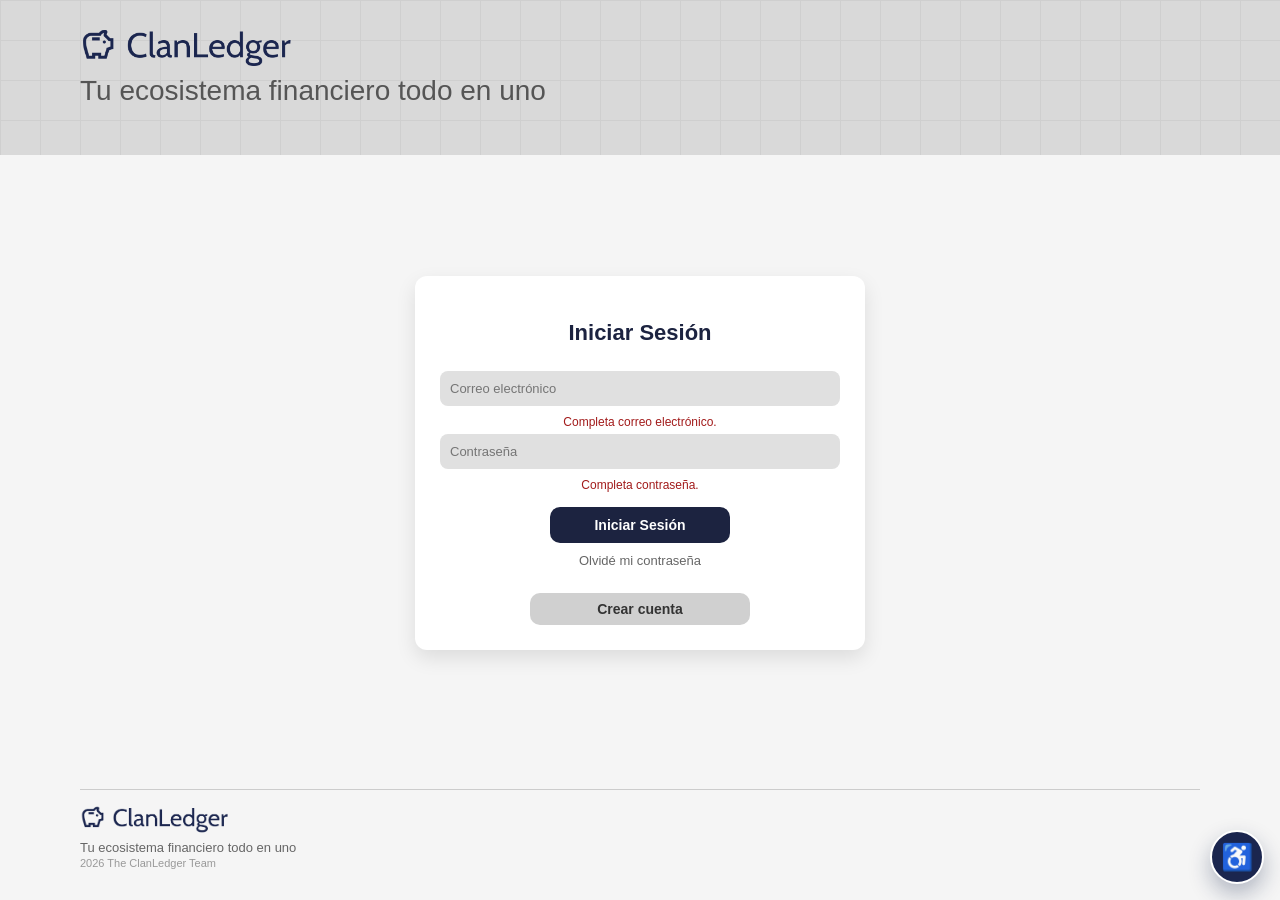
<file: html/login.html>
﻿<!doctype html>

<!-- ARCHIVO: login.html -->
<!-- DESCRIPCION: Estructura y secciones de la vista. -->
<html lang="es">
  <head>
    <meta charset="UTF-8" />
    <meta name="viewport" content="width=device-width, initial-scale=1.0" />
    <title>ClanLedger</title>
    <link rel="icon" type="image/png" href="../assets/imagenes/favicon.png" />
    <link rel="stylesheet" href="../css/styles.css" />
    <link rel="stylesheet" href="../css/responsive.css" />
    <link rel="stylesheet" href="../css/accessibility.css" />
    <link rel="stylesheet" href="../css/button-hover.css" />
    <script defer src="../js/page-transition.js"></script>
    <script defer src="../js/accessibility.js"></script>
  </head>

  <body>
    <header class="header">
      <div class="logo">
        <img src="../assets/imagenes/Logo.png" class="logo-img" alt="" />
      </div>
      <p class="subtitle">Tu ecosistema financiero todo en uno</p>
    </header>

    <main class="container">
      <div class="form-box login-box">
        <h2>Iniciar Sesión</h2>

        <form
          id="loginForm"
          novalidate
          style="
            display: flex;
            flex-direction: column;
            align-items: center;
            width: 100%;
          "
        >
          <label class="visually-hidden" for="login-email"
            >Correo electronico</label
          >
          <input
            id="login-email"
            type="email"
            placeholder="Correo electrónico"
            required
          />

          <label class="visually-hidden" for="login-password">Contrasena</label>
          <input
            id="login-password"
            type="password"
            placeholder="Contraseña"
            required
          />

          <button type="submit" class="register">Iniciar Sesión</button>

          <p
            class="link"
            style="
              margin: 10px 0;
              font-size: 13px;
              color: #666;
              cursor: pointer;
            "
          >
            Olvidé mi contraseña
          </p>

          <a
            href="registro.html"
            class="register"
            role="button"
            style="
              text-decoration: none;
              background: #d0d0d0;
              color: #333;
              width: auto;
              padding: 8px 20px;
              display: inline-block;
              text-align: center;
            "
          >
            Crear cuenta
          </a>
        </form>
      </div>
    </main>

    <footer class="footer">
      <hr class="footer-line" />
      <img src="../assets/imagenes/Logo.png" class="footer-logo" />
      <p class="footer-subtitle">Tu ecosistema financiero todo en uno</p>
      <p class="footer-year">2026 The ClanLedger Team</p>

      <script src="../js/auth.js"></script>
    </footer>
  </body>
</html>
</file>
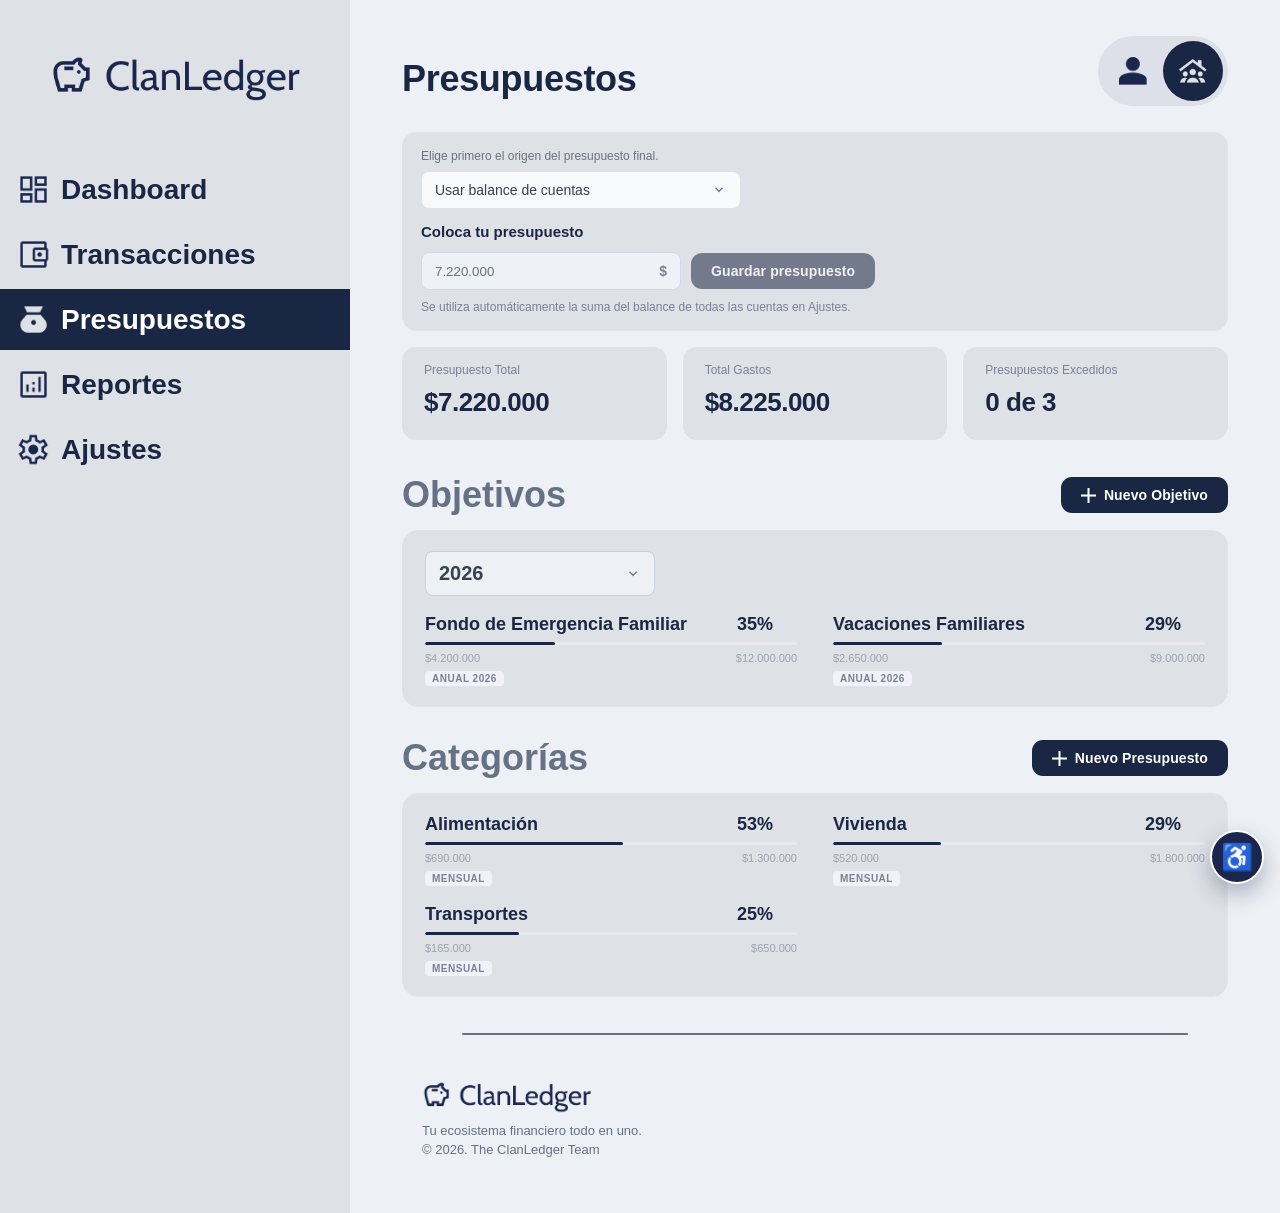
<file: html/presupuestos.html>
﻿<!doctype html>

<!-- ARCHIVO: presupuestos.html -->
<!-- DESCRIPCION: Estructura y secciones de la vista. -->
<html lang="es">
  <head>
    <meta charset="UTF-8" />
    <meta name="viewport" content="width=device-width, initial-scale=1.0" />
    <link rel="icon" type="image/png" href="../assets/imagenes/favicon.png" />
    <title>ClanLedger</title>
    <link rel="stylesheet" href="../css/presupuestos.css" />
    <link rel="stylesheet" href="../css/responsive.css" />
    <link rel="stylesheet" href="../css/accessibility.css" />
    <link rel="stylesheet" href="../css/button-hover.css" />
    <script defer src="../js/page-transition.js"></script>
    <script defer src="../js/mobile-nav.js"></script>
    <script defer src="../js/accessibility.js"></script>
  </head>
  <body class="page-presupuestos">
    <div class="layout">
      <aside class="sidebar">
        <div class="sidebar-logo">
          <img src="../assets/imagenes/Logo.png" alt="logo" />
        </div>
        <a class="nav-item" href="../html/dashboard.html"
          ><img src="../assets/imagenes/dashboard.png" alt="" /> Dashboard</a
        >
        <a class="nav-item" href="../html/transacciones.html"
          ><img src="../assets/imagenes/transacciones.png" alt="" />
          Transacciones</a
        >
        <a class="nav-item active" href="../html/presupuestos.html"
          ><img src="../assets/imagenes/presupuestosfill.png" alt="" />
          Presupuestos</a
        >
        <a class="nav-item" href="../html/reportes.html"
          ><img src="../assets/imagenes/reports.png" alt="" /> Reportes</a
        >
        <a class="nav-item" href="../html/ajustes.html"
          ><img src="../assets/imagenes/ajustes.png" alt="" /> Ajustes</a
        >
      </aside>

      <main class="main-content">
        <!-- ===== PAGE HEADER ===== -->
        <div class="page-header">
          <h1 class="page-title">Presupuestos</h1>
          <div class="user-toggle">
            <input
              type="radio"
              name="view-mode"
              id="view-person"
              class="view-radio"
              checked
            />
            <input
              type="radio"
              name="view-mode"
              id="view-family"
              class="view-radio"
            />
            <div class="toggle-circle"></div>
            <label
              class="toggle-btn"
              id="btn-person"
              for="view-person"
              title="Vista personal"
            >
              <img
                class="toggle-icon toggle-icon-person-default"
                src="../assets/imagenes/person_2.png"
                alt="Personal"
              />
              <img
                class="toggle-icon toggle-icon-person-active"
                src="../assets/imagenes/person_1.png"
                alt="Personal activo"
              />
            </label>
            <label
              class="toggle-btn"
              id="btn-family"
              for="view-family"
              title="Vista familiar"
            >
              <img
                class="toggle-icon toggle-icon-family-default"
                src="../assets/imagenes/family_group_1.png"
                alt="Familiar"
              />
              <img
                class="toggle-icon toggle-icon-family-active"
                src="../assets/imagenes/family_group_2.png"
                alt="Familiar activo"
              />
            </label>
          </div>
        </div>

        <div class="budget-setup-card">
          <p class="budget-source-intro">
            Elige primero el origen del presupuesto final.
          </p>
          <div class="budget-source-row">
            <div
              class="custom-select budget-source-select"
              id="sel-budget-source"
            >
              <div
                class="select-header"
                onclick="
                  toggleDropdown('drop-budget-source', 'sel-budget-source')
                "
              >
                <span class="select-display">Usar balance de cuentas</span>
                <img
                  src="../assets/imagenes/keyboard_arrow_down_gris.png"
                  alt=""
                  class="select-arrow"
                />
              </div>
              <div class="select-dropdown" id="drop-budget-source">
                <div
                  class="select-option selected"
                  onclick="selectBudgetSource('accounts', this)"
                >
                  <span>Usar balance de cuentas</span>
                  <img
                    src="../assets/imagenes/Done.png"
                    alt="✓"
                    class="check-icon"
                  />
                </div>
                <div
                  class="select-option"
                  onclick="selectBudgetSource('manual', this)"
                >
                  <span>Ingresar valor</span>
                </div>
              </div>
            </div>
          </div>
          <p class="budget-setup-message">Coloca tu presupuesto</p>
          <div class="budget-setup-controls">
            <div class="input-suffix-wrap budget-total-input-wrap">
              <input
                type="number"
                id="budget-total-input"
                min="0"
                placeholder="0"
              />
              <span class="input-suffix">$</span>
            </div>
            <button
              class="btn-primary"
              id="budget-save-btn"
              onclick="saveBudgetTotal()"
            >
              Guardar presupuesto
            </button>
          </div>
          <p class="budget-source-hint" id="budget-source-hint">
            Se utiliza automáticamente la suma del balance de todas las cuentas
            en Ajustes.
          </p>
        </div>

        <!-- ===== SUMMARY CARDS ===== -->
        <div class="summary-cards">
          <div class="card">
            <span class="card-label">Presupuesto Total</span>
            <span class="card-value" id="sum-presupuesto-total">$0</span>
          </div>
          <div class="card">
            <span class="card-label">Total Gastos</span>
            <span class="card-value" id="sum-total-gastos">$0</span>
          </div>
          <div class="card">
            <span class="card-label">Presupuestos Excedidos</span>
            <span class="card-value" id="sum-excedidos">0 de 0</span>
          </div>
        </div>

        <!-- ===== OBJETIVOS ===== -->
        <section class="section">
          <div class="section-header">
            <h2 class="section-title">Objetivos</h2>
            <button class="btn-primary" onclick="openModal('modal-objetivo')">
              <img src="../assets/imagenes/add.png" alt="+" class="btn-icon" />
              Nuevo Objetivo
            </button>
          </div>
          <div class="section-card">
            <div class="filter-row">
              <div
                class="custom-select month-filter-custom"
                id="sel-objetivo-mes-filtro"
              >
                <div
                  class="select-header"
                  onclick="
                    toggleDropdown(
                      'drop-objetivo-mes-filtro',
                      'sel-objetivo-mes-filtro',
                    )
                  "
                >
                  <span class="select-display">Año</span>
                  <img
                    src="../assets/imagenes/keyboard_arrow_down_gris.png"
                    alt=""
                    class="select-arrow"
                  />
                </div>
                <div class="select-dropdown" id="drop-objetivo-mes-filtro">
                  <div
                    class="select-option"
                    onclick="selectYearFilter('2026', this)"
                  >
                    <span>2026</span>
                  </div>
                  <div
                    class="select-option"
                    onclick="selectYearFilter('2027', this)"
                  >
                    <span>2027</span>
                  </div>
                  <div
                    class="select-option"
                    onclick="selectYearFilter('2028', this)"
                  >
                    <span>2028</span>
                  </div>
                </div>
              </div>
            </div>
            <div class="items-grid" id="objetivos-grid">
              <div
                class="budget-item"
                data-name="Fondo de Emergencia Familiar"
                data-current="4440000"
                data-total="5000000"
                data-year="2026"
              >
                <div class="item-header">
                  <span class="item-name">Fondo de Emergencia Familiar</span>
                  <div class="item-header-right">
                    <span class="item-percent">60%</span>
                    <button
                      class="item-edit-btn"
                      onclick="openEditItem(this.closest('.budget-item'))"
                      title="Editar"
                    >
                      &#9998;
                    </button>
                  </div>
                </div>
                <div class="progress-bar">
                  <div class="progress-fill" style="width: 60%"></div>
                </div>
                <div class="item-amounts">
                  <span>$4.440.000</span><span>$5.000.000</span>
                </div>
                <span class="item-period">Anual 2026</span>
              </div>
              <div
                class="budget-item"
                data-name="Vacaciones"
                data-current="19200000"
                data-total="25000000"
                data-year="2026"
              >
                <div class="item-header">
                  <span class="item-name">Vacaciones</span>
                  <div class="item-header-right">
                    <span class="item-percent">60%</span>
                    <button
                      class="item-edit-btn"
                      onclick="openEditItem(this.closest('.budget-item'))"
                      title="Editar"
                    >
                      &#9998;
                    </button>
                  </div>
                </div>
                <div class="progress-bar">
                  <div class="progress-fill" style="width: 60%"></div>
                </div>
                <div class="item-amounts">
                  <span>$19.200.000</span><span>$25.000.000</span>
                </div>
                <span class="item-period">Anual 2026</span>
              </div>
            </div>
          </div>
        </section>

        <!-- ===== CATEGORÍAS ===== -->
        <section class="section">
          <div class="section-header">
            <h2 class="section-title">Categorías</h2>
            <button
              class="btn-primary"
              onclick="openModal('modal-presupuesto')"
            >
              <img src="../assets/imagenes/add.png" alt="+" class="btn-icon" />
              Nuevo Presupuesto
            </button>
          </div>
          <div class="section-card">
            <div class="items-grid" id="categorias-grid">
              <div
                class="budget-item"
                data-name="Alimentación"
                data-current="600000"
                data-total="1000000"
                data-period="Mensual"
              >
                <div class="item-header">
                  <span class="item-name">Alimentación</span>
                  <div class="item-header-right">
                    <span class="item-percent">60%</span>
                    <button
                      class="item-edit-btn"
                      onclick="openEditItem(this.closest('.budget-item'))"
                      title="Editar"
                    >
                      &#9998;
                    </button>
                  </div>
                </div>
                <div class="progress-bar">
                  <div class="progress-fill" style="width: 60%"></div>
                </div>
                <div class="item-amounts">
                  <span>$600.000</span><span>$1.000.000</span>
                </div>
                <span class="item-period">Mensual</span>
              </div>
              <div
                class="budget-item"
                data-name="Transportes"
                data-current="200000"
                data-total="500000"
                data-period="Mensual"
              >
                <div class="item-header">
                  <span class="item-name">Transportes</span>
                  <div class="item-header-right">
                    <span class="item-percent">40%</span>
                    <button
                      class="item-edit-btn"
                      onclick="openEditItem(this.closest('.budget-item'))"
                      title="Editar"
                    >
                      &#9998;
                    </button>
                  </div>
                </div>
                <div class="progress-bar">
                  <div class="progress-fill" style="width: 40%"></div>
                </div>
                <div class="item-amounts">
                  <span>$200.000</span><span>$500.000</span>
                </div>
                <span class="item-period">Mensual</span>
              </div>
              <div
                class="budget-item exceeded"
                data-name="Vivienda"
                data-current="2500000"
                data-total="2500000"
                data-period="Mensual"
              >
                <div class="item-header">
                  <span class="item-name">Vivienda</span>
                  <div class="item-header-right">
                    <span class="item-percent">100%</span>
                    <button
                      class="item-edit-btn"
                      onclick="openEditItem(this.closest('.budget-item'))"
                      title="Editar"
                    >
                      &#9998;
                    </button>
                  </div>
                </div>
                <div class="progress-bar">
                  <div class="progress-fill exceeded" style="width: 100%"></div>
                </div>
                <div class="item-amounts">
                  <span>$2.500.000</span><span>$2.500.000</span>
                </div>
                <span class="item-period">Mensual</span>
              </div>
            </div>
          </div>
        </section>

        <!-- ===== FOOTER ===== -->
        <footer>
          <div class="footer" id="foot">
            <hr class="divisor" />
            <div class="textofoot" id="fimg">
              <img src="../assets/imagenes/Logo.png" alt="logo" />
            </div>
            <div class="textosvert" id="ftxt">
              <h4>Tu ecosistema financiero todo en uno.</h4>
              <h4>© 2026. The ClanLedger Team</h4>
            </div>
          </div>
        </footer>
      </main>
    </div>

    <!-- ===== MODAL OVERLAY ===== -->
    <div
      class="modal-overlay"
      id="modal-overlay"
      onclick="closeAllModals()"
    ></div>

    <!-- ===== MODAL: NUEVO OBJETIVO ===== -->
    <div class="modal" id="modal-objetivo">
      <div class="modal-header">
        <div>
          <h3 class="modal-title">Nuevo Objetivo</h3>
          <p class="modal-subtitle">
            Establece un objetivo a alcanzar y asígnale un área
          </p>
        </div>
        <button class="modal-close" onclick="closeModal('modal-objetivo')">
          <img src="../assets/imagenes/x_icon.png" alt="Cerrar" />
        </button>
      </div>
      <div class="modal-body">
        <div class="form-group">
          <label>Nombre del Objetivo</label>
          <input
            type="text"
            id="obj-nombre"
            placeholder="Ej: Fondo de emergencia"
          />
        </div>
        <div class="form-group">
          <label>Meta</label>
          <div class="input-suffix-wrap">
            <input type="number" id="obj-meta" placeholder="0" min="0" />
            <span class="input-suffix">$</span>
          </div>
        </div>
        <div class="form-group">
          <label>Área</label>
          <div class="custom-select" id="sel-obj-area">
            <div
              class="select-header"
              onclick="toggleDropdown('drop-obj-area', 'sel-obj-area')"
            >
              <span class="select-display">Área</span>
              <img
                src="../assets/imagenes/keyboard_arrow_down_gris.png"
                alt=""
                class="select-arrow"
              />
            </div>
            <div class="select-dropdown" id="drop-obj-area">
              <div
                class="select-option"
                onclick="
                  selectOption('sel-obj-area', 'Desarrollo personal', this)
                "
              >
                <span>Desarrollo personal</span>
              </div>
              <div
                class="select-option"
                onclick="selectOption('sel-obj-area', 'Hogar', this)"
              >
                <span>Hogar</span>
              </div>
              <div
                class="select-option"
                onclick="selectOption('sel-obj-area', 'Viajes', this)"
              >
                <span>Viajes</span>
              </div>
              <div
                class="select-option"
                onclick="selectOption('sel-obj-area', 'Educación', this)"
              >
                <span>Educación</span>
              </div>
              <div
                class="select-option new-cat-opt"
                onclick="createNewCategory('sel-obj-area', 'drop-obj-area')"
              >
                <img
                  src="../assets/imagenes/add blue.png"
                  alt="+"
                  class="new-cat-icon"
                />
                Crear nueva área
              </div>
            </div>
          </div>
        </div>
        <div class="form-group">
          <label>Año del Objetivo</label>
          <div class="custom-select" id="sel-obj-year">
            <div
              class="select-header"
              onclick="toggleDropdown('drop-obj-year', 'sel-obj-year')"
            >
              <span class="select-display">Elige el año</span>
              <img
                src="../assets/imagenes/keyboard_arrow_down_gris.png"
                alt=""
                class="select-arrow"
              />
            </div>
            <div class="select-dropdown" id="drop-obj-year">
              <div
                class="select-option"
                onclick="selectOption('sel-obj-year', '2026', this)"
              >
                <span>2026</span>
              </div>
              <div
                class="select-option"
                onclick="selectOption('sel-obj-year', '2027', this)"
              >
                <span>2027</span>
              </div>
              <div
                class="select-option"
                onclick="selectOption('sel-obj-year', '2028', this)"
              >
                <span>2028</span>
              </div>
            </div>
          </div>
        </div>
      </div>
      <div class="modal-footer">
        <button class="btn-primary full-width" onclick="addObjetivo()">
          Agregar Objetivo
        </button>
      </div>
    </div>

    <!-- ===== MODAL: NUEVO PRESUPUESTO ===== -->
    <div class="modal" id="modal-presupuesto">
      <div class="modal-header">
        <div>
          <h3 class="modal-title">Nuevo Presupuesto</h3>
          <p class="modal-subtitle">
            Establece un límite de gasto para una categoría
          </p>
        </div>
        <button class="modal-close" onclick="closeModal('modal-presupuesto')">
          <img src="../assets/imagenes/x_icon.png" alt="Cerrar" />
        </button>
      </div>
      <div class="modal-body">
        <div class="form-group">
          <label>Nombre del Presupuesto</label>
          <input
            type="text"
            id="pres-nombre"
            placeholder="Ej: Gasto en alimentación"
          />
        </div>
        <div class="form-group">
          <label>Categoría</label>
          <div class="custom-select" id="sel-pres-cat">
            <div
              class="select-header"
              onclick="toggleDropdown('drop-pres-cat', 'sel-pres-cat')"
            >
              <span class="select-display">Categoría</span>
              <img
                src="../assets/imagenes/keyboard_arrow_down_gris.png"
                alt=""
                class="select-arrow"
              />
            </div>
            <div class="select-dropdown" id="drop-pres-cat">
              <div
                class="select-option"
                onclick="selectOption('sel-pres-cat', 'Salario', this)"
              >
                <span>Salario</span>
              </div>
              <div
                class="select-option"
                onclick="selectOption('sel-pres-cat', 'Alimentación', this)"
              >
                <span>Alimentación</span>
              </div>
              <div
                class="select-option"
                onclick="selectOption('sel-pres-cat', 'Ocio', this)"
              >
                <span>Ocio</span>
              </div>
              <div
                class="select-option"
                onclick="selectOption('sel-pres-cat', 'Extras', this)"
              >
                <span>Extras</span>
              </div>
              <div
                class="select-option new-cat-opt"
                onclick="createNewCategory('sel-pres-cat', 'drop-pres-cat')"
              >
                <img
                  src="../assets/imagenes/add blue.png"
                  alt="+"
                  class="new-cat-icon"
                />
                Crear nueva categoría
              </div>
            </div>
          </div>
        </div>
        <div class="form-group">
          <label>Límite de Gasto</label>
          <div class="input-suffix-wrap">
            <input
              type="number"
              id="pres-limite"
              placeholder="0.00"
              value="0"
              min="0"
            />
            <span class="input-suffix">$</span>
          </div>
        </div>
        <div class="form-group">
          <label>Periodo</label>
          <div class="custom-select" id="sel-periodo">
            <div
              class="select-header"
              onclick="toggleDropdown('drop-periodo', 'sel-periodo')"
            >
              <span class="select-display">Elige el período</span>
              <img
                src="../assets/imagenes/keyboard_arrow_down_gris.png"
                alt=""
                class="select-arrow"
              />
            </div>
            <div class="select-dropdown" id="drop-periodo">
              <div
                class="select-option"
                onclick="selectOption('sel-periodo', 'Mensual', this)"
              >
                <span>Mensual</span>
              </div>
              <div
                class="select-option"
                onclick="selectOption('sel-periodo', 'Anual', this)"
              >
                <span>Anual</span>
              </div>
            </div>
          </div>
        </div>
      </div>
      <div class="modal-footer">
        <button class="btn-primary full-width" onclick="addPresupuesto()">
          Agregar Presupuesto
        </button>
      </div>
    </div>

    <!-- ===== MODAL: EDITAR ITEM ===== -->
    <div class="modal" id="modal-editar-item">
      <div class="modal-header">
        <div>
          <h3 class="modal-title" id="edit-item-title">Editar</h3>
          <p class="modal-subtitle">
            Modifica el valor actual y la meta o límite
          </p>
        </div>
        <button class="modal-close" onclick="closeModal('modal-editar-item')">
          <img src="../assets/imagenes/x_icon.png" alt="Cerrar" />
        </button>
      </div>
      <div class="modal-body">
        <div class="form-group">
          <label>Nombre</label>
          <input type="text" id="edit-name" placeholder="Nombre del ítem" />
        </div>
        <div class="form-group">
          <label>Valor Actual ($)</label>
          <div class="input-suffix-wrap">
            <input
              type="number"
              id="edit-current"
              min="0"
              oninput="syncEditFromAmount()"
            />
            <span class="input-suffix">$</span>
          </div>
        </div>
        <div class="form-group">
          <label>Meta / Límite ($)</label>
          <div class="input-suffix-wrap">
            <input
              type="number"
              id="edit-total"
              min="1"
              oninput="syncEditFromAmount()"
            />
            <span class="input-suffix">$</span>
          </div>
        </div>
        <div class="form-group" id="edit-period-group">
          <label>Período</label>
          <div class="custom-select" id="sel-edit-periodo">
            <div
              class="select-header"
              onclick="toggleDropdown('drop-edit-periodo', 'sel-edit-periodo')"
            >
              <span class="select-display">Sin período</span>
              <img
                src="../assets/imagenes/keyboard_arrow_down_gris.png"
                alt=""
                class="select-arrow"
              />
            </div>
            <div class="select-dropdown" id="drop-edit-periodo">
              <div
                class="select-option"
                onclick="selectOption('sel-edit-periodo', 'Mensual', this)"
              >
                <span>Mensual</span>
              </div>
              <div
                class="select-option"
                onclick="selectOption('sel-edit-periodo', 'Anual', this)"
              >
                <span>Anual</span>
              </div>
            </div>
          </div>
        </div>
        <div
          class="form-group"
          id="edit-objective-area-group"
          style="display: none"
        >
          <label>Área</label>
          <div class="custom-select" id="sel-edit-obj-area">
            <div
              class="select-header"
              onclick="
                toggleDropdown('drop-edit-obj-area', 'sel-edit-obj-area')
              "
            >
              <span class="select-display">Área</span>
              <img
                src="../assets/imagenes/keyboard_arrow_down_gris.png"
                alt=""
                class="select-arrow"
              />
            </div>
            <div class="select-dropdown" id="drop-edit-obj-area"></div>
          </div>
        </div>
      </div>
      <div class="modal-footer modal-footer-row">
        <button class="btn-danger" onclick="deleteEditItem()" title="Eliminar">
          <img src="../assets/imagenes/x_icon.png" alt="" class="btn-icon-sm" />
          Eliminar
        </button>
        <button class="btn-primary" onclick="saveEditItem()">
          Guardar Cambios
        </button>
      </div>
    </div>

    <!-- ===== MODAL: NUEVA CATEGORÍA ===== -->
    <div class="modal modal-sm" id="modal-nueva-cat">
      <div class="modal-header">
        <div>
          <h3 class="modal-title" id="new-item-modal-title">Nueva Categoría</h3>
          <p class="modal-subtitle" id="new-item-modal-subtitle">
            Escribe el nombre de la nueva categoría
          </p>
        </div>
        <button class="modal-close" onclick="cancelNewCategory()">
          <img src="../assets/imagenes/x_icon.png" alt="Cerrar" />
        </button>
      </div>
      <div class="modal-body">
        <div class="form-group">
          <label id="new-item-modal-label">Nombre de la Categoría</label>
          <input type="text" id="new-cat-input" placeholder="Ej: Salud" />
        </div>
      </div>
      <div class="modal-footer">
        <button class="btn-primary full-width" onclick="confirmNewCategory()">
          <span id="new-item-modal-btn">Crear Categoría</span>
        </button>
      </div>
    </div>

    <script src="../js/mode-manager.js"></script>
    <script src="../js/storage-adapter.local.js"></script>
    <script src="../js/clanledger-data.js"></script>
    <script src="../js/money-input-format.js"></script>
    <script src="../js/presupuestos.js"></script>
  </body>
</html>
</file>
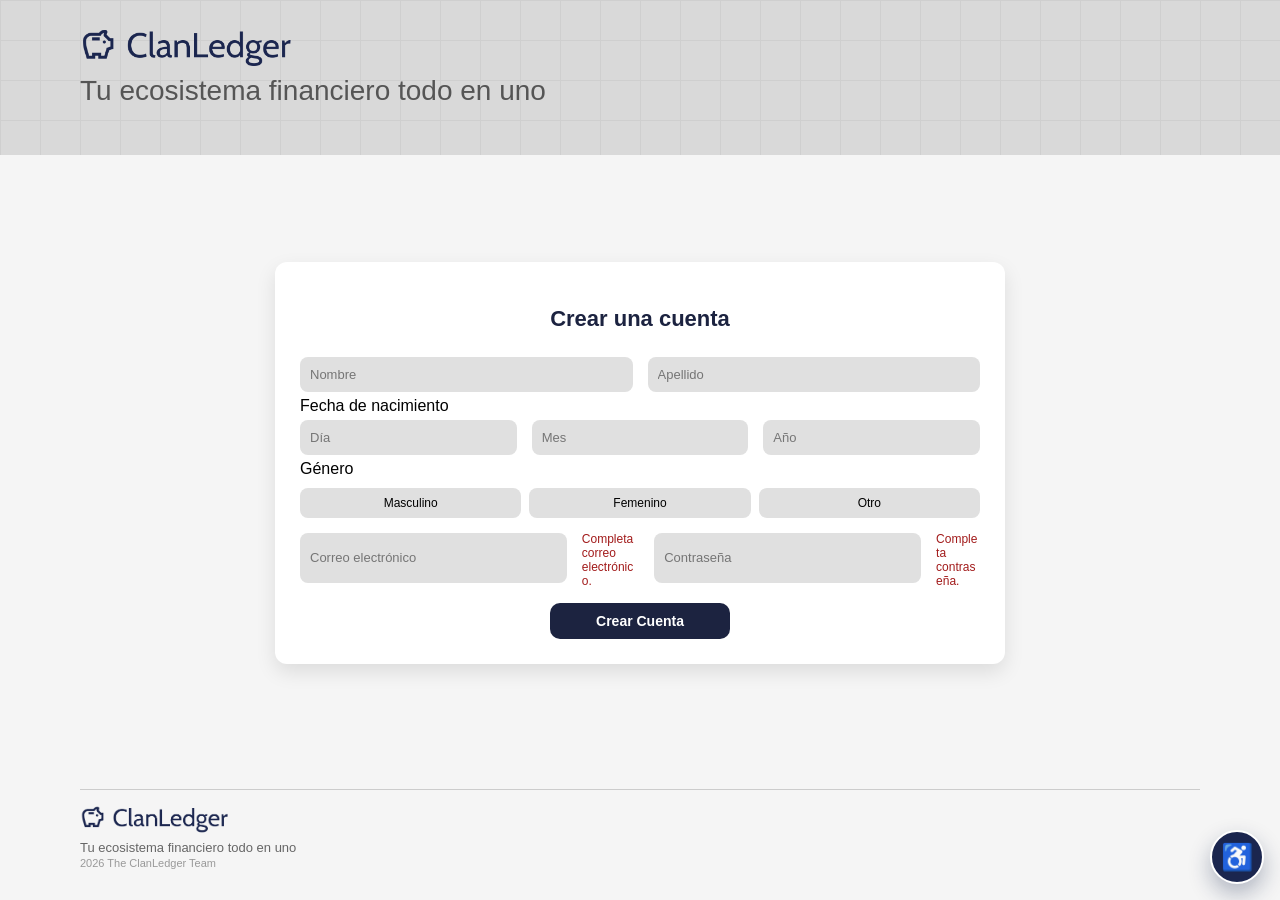
<file: html/registro.html>
﻿<!doctype html>

<!-- ARCHIVO: registro.html -->
<!-- DESCRIPCION: Estructura y secciones de la vista. -->
<html lang="es">
  <head>
    <meta charset="UTF-8" />
    <meta name="viewport" content="width=device-width, initial-scale=1.0" />
    <title>ClanLedger</title>
    <link rel="icon" type="image/png" href="../assets/imagenes/favicon.png" />
    <link rel="stylesheet" href="../css/styles.css" />
    <link rel="stylesheet" href="../css/responsive.css" />
    <link rel="stylesheet" href="../css/accessibility.css" />
    <link rel="stylesheet" href="../css/button-hover.css" />
    <script defer src="../js/page-transition.js"></script>
    <script defer src="../js/accessibility.js"></script>
  </head>

  <body class="page-registro">
    <header class="header">
      <div class="logo">
        <img
          src="../assets/imagenes/Logo.png"
          alt="ClanLedger Logo"
          class="logo-img"
        />
      </div>
      <p class="subtitle">Tu ecosistema financiero todo en uno</p>
    </header>

    <main class="container">
      <div class="form-box">
        <h2>Crear una cuenta</h2>

        <form id="registroForm" novalidate>
          <div class="row">
            <label class="visually-hidden" for="reg-nombre">Nombre</label>
            <input id="reg-nombre" type="text" placeholder="Nombre" />

            <label class="visually-hidden" for="reg-apellido">Apellido</label>
            <input id="reg-apellido" type="text" placeholder="Apellido" />
          </div>

          <div class="label-container">
            <label id="reg-fecha-label">Fecha de nacimiento</label>
            <div class="row">
              <label class="visually-hidden" for="reg-dia">Dia</label>
              <input
                id="reg-dia"
                type="number"
                placeholder="Día"
                aria-labelledby="reg-fecha-label"
              />

              <label class="visually-hidden" for="reg-mes">Mes</label>
              <input
                id="reg-mes"
                type="number"
                placeholder="Mes"
                aria-labelledby="reg-fecha-label"
              />

              <label class="visually-hidden" for="reg-anio">Año</label>
              <input
                id="reg-anio"
                type="number"
                placeholder="Año"
                aria-labelledby="reg-fecha-label"
              />
            </div>
          </div>

          <div class="label-container">
            <label>Género</label>
            <div class="gender">
              <input type="radio" name="genero" id="masc" />
              <label for="masc">Masculino</label>

              <input type="radio" name="genero" id="fem" />
              <label for="fem">Femenino</label>

              <input type="radio" name="genero" id="otro" />
              <label for="otro">Otro</label>
            </div>
          </div>

          <div class="row">
            <label class="visually-hidden" for="reg-email"
              >Correo electrónico</label
            >
            <input
              id="reg-email"
              type="email"
              placeholder="Correo electrónico"
            />

            <label class="visually-hidden" for="reg-password">Contraseña</label>
            <input id="reg-password" type="password" placeholder="Contraseña" />
          </div>

          <button type="submit" class="register">Crear Cuenta</button>
        </form>
      </div>
    </main>

    <footer class="footer">
      <hr class="footer-line" />
      <img src="../assets/imagenes/Logo.png" class="footer-logo" />
      <p class="footer-subtitle">Tu ecosistema financiero todo en uno</p>
      <p class="footer-year">2026 The ClanLedger Team</p>
    </footer>

    <script src="../js/auth.js"></script>
  </body>
</html>
</file>
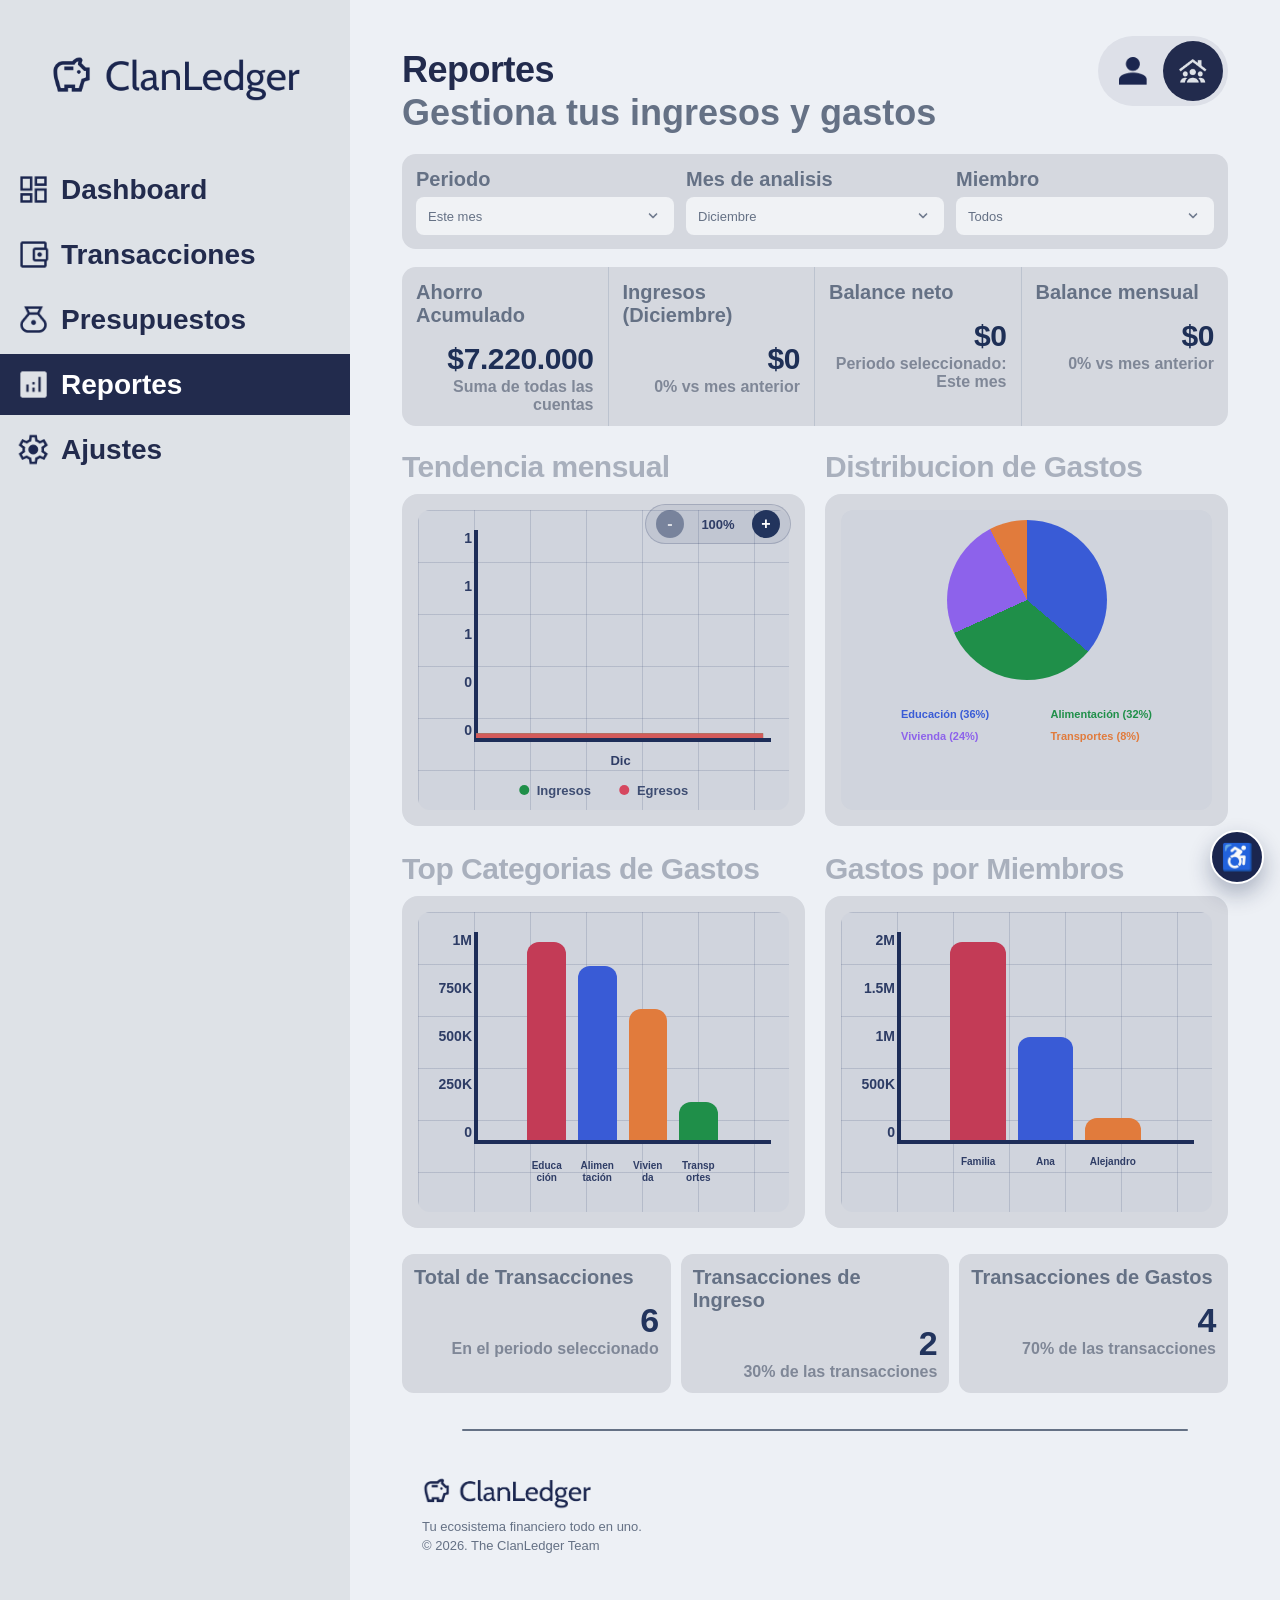
<file: html/reportes.html>
﻿<!doctype html>

<!-- ARCHIVO: reportes.html -->
<!-- DESCRIPCION: Estructura y secciones de la vista. -->
<html lang="es">
  <head>
    <meta charset="UTF-8" />
    <meta name="viewport" content="width=device-width, initial-scale=1.0" />
    <title>ClanLedger</title>
    <link rel="icon" type="image/png" href="../assets/imagenes/favicon.png" />
    <link rel="stylesheet" href="../css/reportes.css" />
    <link rel="stylesheet" href="../css/responsive.css" />
    <link rel="stylesheet" href="../css/accessibility.css" />
    <link rel="stylesheet" href="../css/button-hover.css" />
    <script defer src="../js/page-transition.js"></script>
    <script defer src="../js/mobile-nav.js"></script>
    <script defer src="../js/accessibility.js"></script>
  </head>
  <body class="page-reportes">
    <div class="layout">
      <!-- â•â• SIDEBAR â•â• -->
      <aside class="sidebar">
        <div class="sidebar-logo">
          <img src="../assets/imagenes/Logo.png" alt="logo" />
        </div>
        <a class="nav-item" href="../html/dashboard.html"
          ><img src="../assets/imagenes/dashboard.png" alt="" /> Dashboard</a
        >
        <a class="nav-item" href="../html/transacciones.html"
          ><img src="../assets/imagenes/transacciones.png" alt="" />
          Transacciones</a
        >
        <a class="nav-item" href="../html/presupuestos.html"
          ><img src="../assets/imagenes/presupuestos.png" alt="" />
          Presupuestos</a
        >
        <a class="nav-item active" href="../html/reportes.html"
          ><img src="../assets/imagenes/reportsfill.png" alt="" /> Reportes</a
        >
        <a class="nav-item" href="../html/ajustes.html"
          ><img src="../assets/imagenes/ajustes.png" alt="" /> Ajustes</a
        >
      </aside>

      <main class="main-content">
        <header class="page-header">
          <div>
            <h1 class="page-title">Reportes</h1>
            <p class="page-subtitle">Gestiona tus ingresos y gastos</p>
          </div>

          <div class="user-toggle">
            <input
              type="radio"
              name="view-mode"
              id="view-person"
              class="view-radio"
            />
            <input
              type="radio"
              name="view-mode"
              id="view-family"
              class="view-radio"
              checked
            />
            <div class="toggle-circle"></div>
            <label class="toggle-btn" id="btn-person" for="view-person">
              <img
                class="toggle-icon toggle-icon-person-default"
                src="../assets/imagenes/person_2.png"
                alt="Personal"
              />
              <img
                class="toggle-icon toggle-icon-person-active"
                src="../assets/imagenes/person_1.png"
                alt="Personal activo"
              />
            </label>
            <label class="toggle-btn" id="btn-family" for="view-family">
              <img
                class="toggle-icon toggle-icon-family-default"
                src="../assets/imagenes/family_group_1.png"
                alt="Familiar"
              />
              <img
                class="toggle-icon toggle-icon-family-active"
                src="../assets/imagenes/family_group_2.png"
                alt="Familiar activo"
              />
            </label>
          </div>
        </header>

        <section class="filters-panel">
          <div class="filter-group">
            <label class="filter-label" for="filter-periodo">Periodo</label>
            <select id="filter-periodo" class="filter-select">
              <option>Este mes</option>
              <option>Ultimos 3 meses</option>
              <option>Este año</option>
            </select>
          </div>
          <div class="filter-group">
            <label class="filter-label" for="filter-mes-analisis"
              >Mes de analisis</label
            >
            <select id="filter-mes-analisis" class="filter-select"></select>
          </div>
          <div class="filter-group">
            <label class="filter-label" for="filter-miembro">Miembro</label>
            <select id="filter-miembro" class="filter-select">
              <option>Todos</option>
              <option>Fernando</option>
              <option>Ana</option>
            </select>
          </div>
        </section>

        <section class="kpi-grid">
          <article class="kpi-card" id="kpi-ahorro">
            <p class="kpi-label">Ahorro Acumulado</p>
            <p class="kpi-value primary">$8.450.000</p>
            <p class="kpi-note">Suma de todas las cuentas</p>
          </article>
          <article class="kpi-card" id="kpi-ingresos">
            <p class="kpi-label">Ingresos (Febrero)</p>
            <p class="kpi-value green">$10.000.000</p>
            <p class="kpi-note">+2.5% vs mes anterior</p>
          </article>
          <article class="kpi-card" id="kpi-balance-neto">
            <p class="kpi-label">Balance neto</p>
            <p class="kpi-value red">$7.420.000</p>
            <p class="kpi-note">-0.1% vs mes anterior</p>
          </article>
          <article class="kpi-card" id="kpi-balance-mensual">
            <p class="kpi-label">Balance mensual</p>
            <p class="kpi-value primary">$2.760.000</p>
            <p class="kpi-note">4 miembros</p>
          </article>
        </section>

        <section class="charts-row">
          <article>
            <h2 class="section-title">Tendencia mensual</h2>
            <div class="chart-card" id="chart-tendencia">
              <div class="trend-zoom-controls" aria-label="Control de zoom">
                <button
                  type="button"
                  class="zoom-btn"
                  id="trend-zoom-out"
                  title="Alejar"
                >
                  -
                </button>
                <span class="zoom-value" id="trend-zoom-value">100%</span>
                <button
                  type="button"
                  class="zoom-btn"
                  id="trend-zoom-in"
                  title="Acercar"
                >
                  +
                </button>
              </div>
              <div class="chart-surface line">
                <div class="y-axis-labels">
                  <span>10M</span>
                  <span>8M</span>
                  <span>6M</span>
                  <span>4M</span>
                  <span>2M</span>
                </div>
                <div class="chart-plot">
                  <div class="line-series">
                    <svg
                      viewBox="0 0 100 50"
                      preserveAspectRatio="none"
                      aria-hidden="true"
                    >
                      <polyline
                        fill="none"
                        stroke="#2ea35b"
                        stroke-width="1.2"
                        points="0,46 14,34 28,18 42,18 56,0 70,0 84,18 98,18"
                      />
                      <polyline
                        fill="none"
                        stroke="#d35a5a"
                        stroke-width="1.2"
                        points="0,50 14,40 28,24 42,34 56,18 70,40 84,40 98,40"
                      />
                    </svg>
                  </div>
                </div>
                <div class="x-axis-labels x-axis-labels-line">
                  <div class="x-axis-track">
                    <span>Sep</span>
                    <span>Oct</span>
                    <span>Nov</span>
                    <span>Dic</span>
                    <span>Ene</span>
                    <span>Feb</span>
                  </div>
                </div>
                <div class="legend">
                  <span
                    ><span class="legend-dot" style="background: #1f8f49"></span
                    >Ingresos</span
                  >
                  <span
                    ><span class="legend-dot" style="background: #d6475f"></span
                    >Egresos</span
                  >
                </div>
              </div>
            </div>
          </article>

          <article>
            <h2 class="section-title">Distribucion de Gastos</h2>
            <div class="chart-card" id="chart-distribucion">
              <div class="chart-surface">
                <div class="pie-wrap">
                  <div class="pie-chart" aria-hidden="true"></div>
                </div>
                <div class="pie-legend">
                  <span style="color: #395bd6">314E89 (28%)</span>
                  <span style="color: #e17b3c">D35135 (12%)</span>
                  <span style="color: #d8374a">BB2A48 (10%)</span>
                  <span style="color: #1f8f49">157A4B (17%)</span>
                  <span style="color: #f0be2a">ECBC35 (13%)</span>
                  <span style="color: #8d62eb">9165E9 (20%)</span>
                </div>
              </div>
            </div>
          </article>
        </section>

        <section class="charts-row">
          <article>
            <h2 class="section-title">Top Categorias de Gastos</h2>
            <div class="chart-card" id="chart-top-categorias">
              <div class="chart-surface line">
                <div class="y-axis-labels">
                  <span>5M</span>
                  <span>4M</span>
                  <span>3M</span>
                  <span>2M</span>
                  <span>1M</span>
                </div>
                <div class="chart-plot">
                  <div class="bars-wrap">
                    <div class="bar-group">
                      <div class="bar-track">
                        <div class="bar red" style="height: 40%"></div>
                      </div>
                      <span class="bar-label">Vivienda</span>
                    </div>
                    <div class="bar-group">
                      <div class="bar-track">
                        <div class="bar blue" style="height: 30%"></div>
                      </div>
                      <span class="bar-label">Alimentacion</span>
                    </div>
                    <div class="bar-group">
                      <div class="bar-track">
                        <div class="bar orange" style="height: 20%"></div>
                      </div>
                      <span class="bar-label">Ocio</span>
                    </div>
                    <div class="bar-group">
                      <div class="bar-track">
                        <div class="bar green" style="height: 10%"></div>
                      </div>
                      <span class="bar-label">Transportes</span>
                    </div>
                  </div>
                </div>
              </div>
            </div>
          </article>

          <article>
            <h2 class="section-title">Gastos por Miembros</h2>
            <div class="chart-card" id="chart-miembros">
              <div class="chart-surface line">
                <div class="y-axis-labels">
                  <span>2.5M</span>
                  <span>2M</span>
                  <span>1.5M</span>
                  <span>1M</span>
                  <span>500K</span>
                </div>
                <div class="chart-plot">
                  <div class="bars-wrap">
                    <div class="bar-group">
                      <div class="bar-track">
                        <div class="bar red" style="height: 50%"></div>
                      </div>
                      <span class="bar-label">Ana</span>
                    </div>
                    <div class="bar-group">
                      <div class="bar-track">
                        <div class="bar blue" style="height: 50%"></div>
                      </div>
                      <span class="bar-label">Fernando</span>
                    </div>
                    <div class="bar-group">
                      <div class="bar-track">
                        <div class="bar orange" style="height: 24%"></div>
                      </div>
                      <span class="bar-label">Alejandro</span>
                    </div>
                    <div class="bar-group">
                      <div class="bar-track">
                        <div class="bar green" style="height: 50%"></div>
                      </div>
                      <span class="bar-label">Sofia</span>
                    </div>
                  </div>
                </div>
              </div>
            </div>
          </article>
        </section>

        <section class="stats-grid">
          <article class="stat-card" id="kpi-total-transacciones">
            <p class="stat-label">Total de Transacciones</p>
            <p class="stat-value">33</p>
            <p class="stat-note">En el periodo seleccionado</p>
          </article>
          <article class="stat-card" id="kpi-transacciones-ingreso">
            <p class="stat-label">Transacciones de Ingreso</p>
            <p class="stat-value">10</p>
            <p class="stat-note">30% de las transacciones</p>
          </article>
          <article class="stat-card" id="kpi-transacciones-gasto">
            <p class="stat-label">Transacciones de Gastos</p>
            <p class="stat-value">23</p>
            <p class="stat-note">70% de las transacciones</p>
          </article>
        </section>

        <!-- Footer -->
        <footer>
          <div class="footer" id="foot">
            <hr class="divisor" />
            <div class="textofoot" id="fimg">
              <img src="../assets/imagenes/Logo.png" alt="logo" />
            </div>
            <div class="textosvert" id="ftxt">
              <h4>Tu ecosistema financiero todo en uno.</h4>
              <h4>© 2026. The ClanLedger Team</h4>
            </div>
          </div>
        </footer>
      </main>
    </div>
    <script src="../js/mode-manager.js"></script>
    <script src="../js/storage-adapter.local.js"></script>
    <script src="../js/clanledger-data.js"></script>
    <script src="../js/reportes.js"></script>
  </body>
</html>
</file>
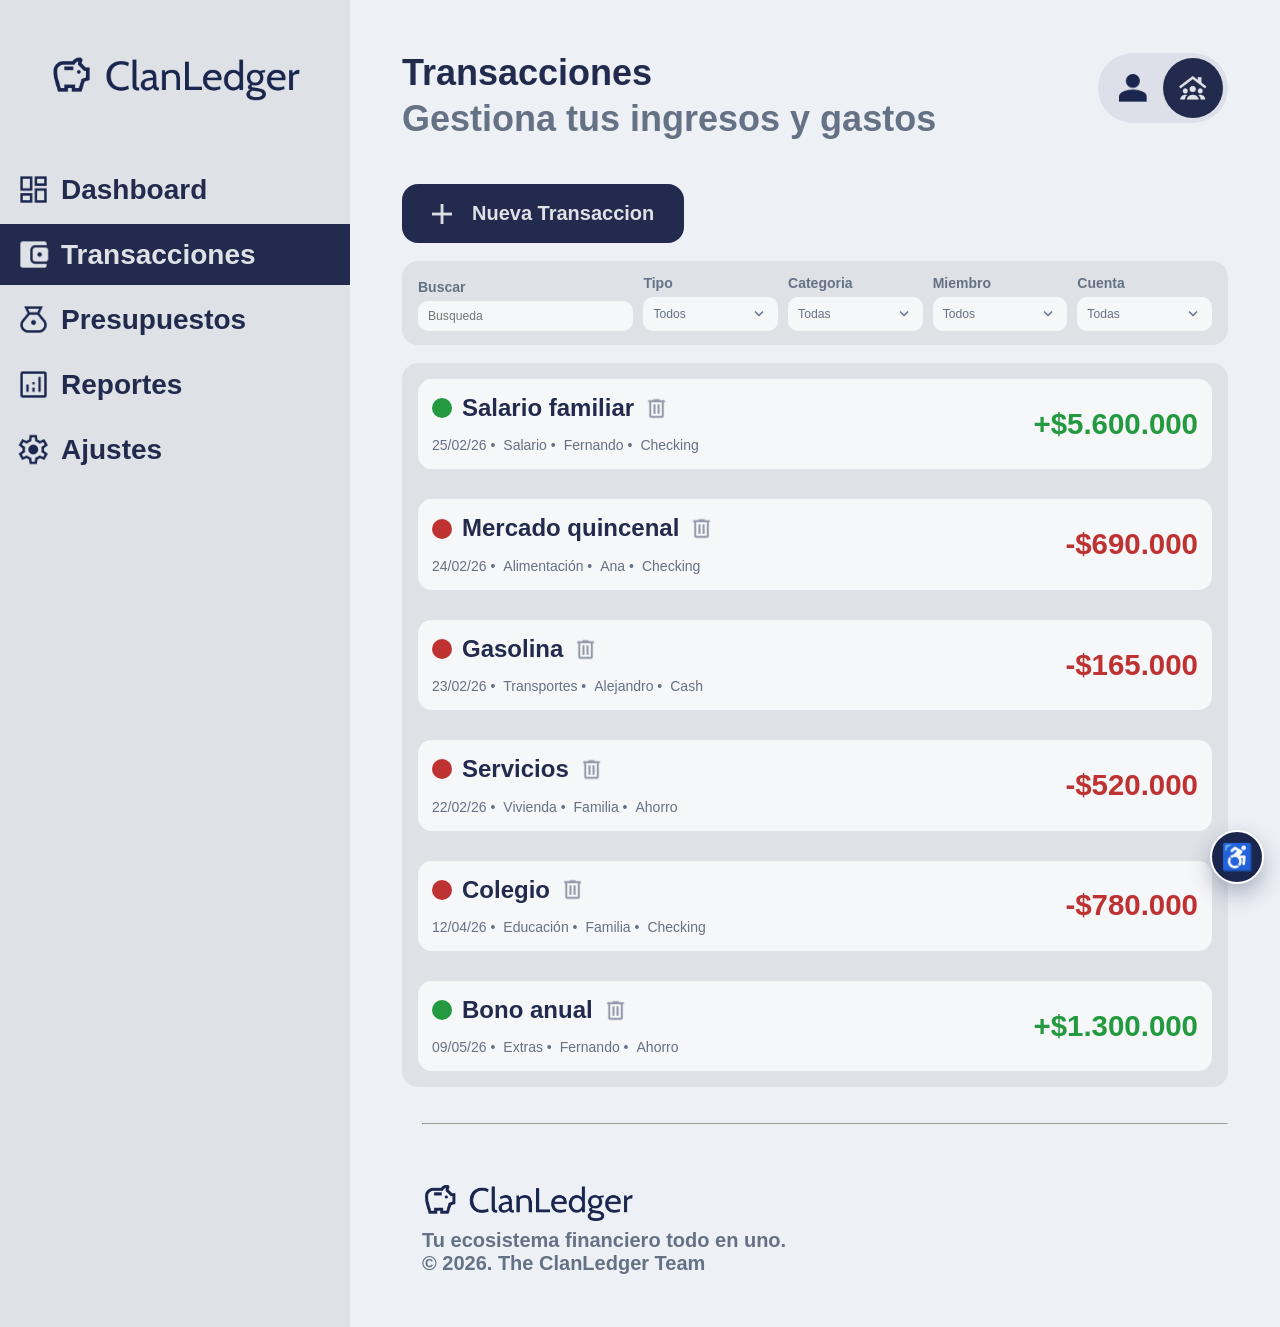
<file: html/transacciones.html>
﻿<!doctype html>

<!-- ARCHIVO: transacciones.html -->
<!-- DESCRIPCION: Estructura y secciones de la vista. -->
<html lang="es">
  <head>
    <meta charset="UTF-8" />
    <meta name="viewport" content="width=device-width, initial-scale=1.0" />
    <link rel="stylesheet" href="../css/stylestransacciones.css" />
    <link rel="stylesheet" href="../css/responsive.css" />
    <link rel="stylesheet" href="../css/accessibility.css" />
    <title>ClanLedger</title>
    <link rel="icon" type="image/png" href="../assets/imagenes/favicon.png" />
    <link rel="stylesheet" href="../css/button-hover.css" />
    <script defer src="../js/page-transition.js"></script>
    <script defer src="../js/mobile-nav.js"></script>
    <script defer src="../js/accessibility.js"></script>
  </head>
  <body class="page-transacciones">
    <div class="layout">
      <!-- â•â• SIDEBAR â•â• -->
      <aside class="sidebar">
        <div class="sidebar-logo">
          <img src="../assets/imagenes/Logo.png" alt="logo" />
        </div>
        <a class="nav-item" href="../html/dashboard.html"
          ><img src="../assets/imagenes/dashboard.png" alt="" /> Dashboard</a
        >
        <a class="nav-item active" href="../html/transacciones.html"
          ><img src="../assets/imagenes/transaccionesfill.png" alt="" />
          Transacciones</a
        >
        <a class="nav-item" href="../html/presupuestos.html"
          ><img src="../assets/imagenes/presupuestos.png" alt="" />
          Presupuestos</a
        >
        <a class="nav-item" href="../html/reportes.html"
          ><img src="../assets/imagenes/reports.png" alt="" /> Reportes</a
        >
        <a class="nav-item" href="../html/ajustes.html"
          ><img src="../assets/imagenes/ajustes.png" alt="" /> Ajustes</a
        >
      </aside>

      <!-- â•â• CONTENIDO PRINCIPAL â•â• -->
      <main class="main-content">
        <!-- Header -->
        <div class="header">
          <div>
            <h2>Transacciones</h2>
            <p>Gestiona tus ingresos y gastos</p>
          </div>
          <div class="user-toggle">
            <input
              type="radio"
              name="view-mode"
              id="view-person"
              class="view-radio"
            />
            <input
              type="radio"
              name="view-mode"
              id="view-family"
              class="view-radio"
              checked
            />
            <div class="toggle-circle"></div>
            <label class="toggle-btn" id="btn-person" for="view-person">
              <img
                class="toggle-icon toggle-icon-person-default"
                src="../assets/imagenes/person_2.png"
                alt="Personal"
              />
              <img
                class="toggle-icon toggle-icon-person-active"
                src="../assets/imagenes/person_1.png"
                alt="Personal activo"
              />
            </label>
            <label class="toggle-btn" id="btn-family" for="view-family">
              <img
                class="toggle-icon toggle-icon-family-default"
                src="../assets/imagenes/family_group_1.png"
                alt="Familiar"
              />
              <img
                class="toggle-icon toggle-icon-family-active"
                src="../assets/imagenes/family_group_2.png"
                alt="Familiar activo"
              />
            </label>
          </div>
        </div>

        <!-- Boton nueva transaccion -->
        <button class="btn-nueva" onclick="abrirModal()">
          <img src="../assets/imagenes/add.png" alt="icono agregar" />
          Nueva Transaccion
        </button>
        <!-- Filtros -->
        <div class="busqueda">
          <div class="grupo-filtro">
            <label>Buscar</label>
            <input
              type="text"
              id="filtro-buscar"
              placeholder="Busqueda"
              oninput="filtrarCards()"
            />
          </div>
          <div class="grupo-filtro">
            <label>Tipo</label>
            <select id="filtro-tipo" onchange="filtrarCards()">
              <option value="">Todos</option>
              <option value="ingreso">Ingreso</option>
              <option value="gasto">Gasto</option>
            </select>
          </div>
          <div class="grupo-filtro">
            <label>Categoria</label>
            <select id="filtro-categoria" onchange="filtrarCards()">
              <option value="">Todas</option>
              <option value="Salario">Salario</option>
              <option value="Alimentacion">Alimentacion</option>
              <option value="Ocio">Ocio</option>
              <option value="Extras">Extras</option>
            </select>
          </div>
          <div class="grupo-filtro">
            <label>Miembro</label>
            <select id="filtro-miembro" onchange="filtrarCards()">
              <option value="">Todos</option>
              <option value="Fernando">Fernando</option>
              <option value="Sofia">Sofia</option>
              <option value="Ana">Ana</option>
              <option value="Alejandro">Alejandro</option>
              <option value="Familia">Familia</option>
            </select>
          </div>
          <div class="grupo-filtro">
            <label>Cuenta</label>
            <select id="filtro-cuenta" onchange="filtrarCards()">
              <option value="">Todas</option>
              <option value="Efectivo">Efectivo</option>
              <option value="Checking">Checking</option>
              <option value="Ahorros">Ahorros</option>
            </select>
          </div>
        </div>

        <!-- Lista de transacciones (la llena el JS) -->
        <div class="cards" id="lista-cards"></div>

        <!-- Footer -->
        <footer>
          <div class="footer" id="foot">
            <hr class="divisor" />
            <div class="textofoot" id="fimg">
              <img src="../assets/imagenes/Logo.png" alt="logo" />
            </div>
            <div class="textosvert" id="ftxt">
              <h4>Tu ecosistema financiero todo en uno.</h4>
              <h4>&copy; 2026. The ClanLedger Team</h4>
            </div>
          </div>
        </footer>
      </main>
    </div>

    <!-- Nueva Transaccion -->
    <div class="modal-overlay" id="modal">
      <div class="modal">
        <!-- X para cerrar -->
        <button class="modal-close" onclick="cerrarModal()">&#x2715;</button>

        <h3>Nueva Transaccion</h3>
        <p class="modal-subtitle">Registra un nuevo ingreso o gasto</p>

        <!-- Formulario con borde azul -->
        <div class="modal-form">
          <div class="campo">
            <label>Tipo</label>
            <select id="input-tipo">
              <option value="" disabled selected>Elige la opcion</option>
              <option value="ingreso">Ingreso</option>
              <option value="gasto">Gasto</option>
            </select>
          </div>

          <div class="campo">
            <label>Fecha</label>
            <input type="date" id="input-fecha" />
          </div>

          <div class="campo">
            <label>Descripcion</label>
            <input
              type="text"
              id="input-nombre"
              placeholder="Ej: Compra en supermercado"
            />
          </div>

          <div class="campo">
            <label>Monto</label>
            <input type="number" id="input-monto" placeholder="0.00" />
          </div>

          <div class="campo">
            <label>Categoria</label>
            <select id="input-categoria">
              <option value="" disabled selected>Categoria</option>
              <option value="Salario">Salario</option>
              <option value="Alimentacion">Alimentacion</option>
              <option value="Ocio">Ocio</option>
              <option value="Extras">Extras</option>
            </select>
          </div>

          <div class="campo">
            <label>Miembro</label>
            <select id="input-miembro">
              <option value="" disabled selected>Filtrar por miembro</option>
              <option value="Fernando">Fernando</option>
              <option value="Sofia">Sofia</option>
              <option value="Ana">Ana</option>
              <option value="Alejandro">Alejandro</option>
              <option value="Familia">Familia</option>
            </select>
          </div>

          <div class="campo">
            <label>Cuenta</label>
            <select id="input-metodo">
              <option value="" disabled selected>Tipo cuenta</option>
              <option value="Efectivo">Efectivo</option>
              <option value="Checking">Checking</option>
              <option value="Ahorros">Ahorros</option>
            </select>
          </div>
        </div>

        <button class="btn-agregar" onclick="guardarTransaccion()">
          Agregar Transaccion
        </button>
      </div>
    </div>

    <div class="modal-overlay" id="modal-nueva-cat-trans">
      <div class="modal modal-sm">
        <button class="modal-close" onclick="closeNewCategoryModal()">
          &#x2715;
        </button>
        <h3>Nueva Categoria</h3>
        <p class="modal-subtitle">Escribe el nombre de la nueva categoria</p>
        <div class="campo">
          <label>Nombre de la Categoria</label>
          <input type="text" id="new-cat-input-trans" placeholder="Ej: Salud" />
        </div>
        <button
          class="btn-presupuesto-primary"
          onclick="confirmNewCategoryFromTransactions()"
        >
          Crear Categoria
        </button>
      </div>
    </div>

    <script src="../js/mode-manager.js"></script>
    <script src="../js/storage-adapter.local.js"></script>
    <script src="../js/clanledger-data.js"></script>
    <script src="../js/money-input-format.js"></script>
    <script>
      // â”€â”€ Datos iniciales â”€â”€
      const SEEDED_TRANSACTIONS_BY_MODE = {
        familiar: [
          {
            id: 1,
            nombre: "Salario",
            tipo: "ingreso",
            monto: 4000000,
            categoria: "Salario",
            miembro: "Alejandro",
            metodo: "Efectivo",
            fecha: "21/02/26",
            predeterminada: true,
          },
          {
            id: 2,
            nombre: "Supermercado",
            tipo: "gasto",
            monto: 600000,
            categoria: "Alimentacion",
            miembro: "Sofia",
            metodo: "Checking",
            fecha: "20/02/26",
            predeterminada: true,
          },
          {
            id: 3,
            nombre: "Cine",
            tipo: "gasto",
            monto: 96000,
            categoria: "Ocio",
            miembro: "Ana",
            metodo: "Checking",
            fecha: "19/02/26",
            predeterminada: true,
          },
          {
            id: 4,
            nombre: "Freelance",
            tipo: "ingreso",
            monto: 600000,
            categoria: "Extras",
            miembro: "Alejandro",
            metodo: "Ahorros",
            fecha: "19/02/26",
            predeterminada: true,
          },
          {
            id: 5,
            nombre: "Cena",
            tipo: "gasto",
            monto: 150000,
            categoria: "Alimentacion",
            miembro: "Familia",
            metodo: "Checking",
            fecha: "18/02/26",
            predeterminada: true,
          },
          {
            id: 6,
            nombre: "Colegio",
            tipo: "gasto",
            monto: 780000,
            categoria: "Educacion",
            miembro: "Familia",
            metodo: "Checking",
            fecha: "12/04/26",
            predeterminada: true,
          },
          {
            id: 7,
            nombre: "Bono anual",
            tipo: "ingreso",
            monto: 1300000,
            categoria: "Extras",
            miembro: "Fernando",
            metodo: "Ahorro",
            fecha: "09/05/26",
            predeterminada: true,
          },
        ],
        personal: [
          {
            id: 1,
            nombre: "Salario personal",
            tipo: "ingreso",
            monto: 4200000,
            categoria: "Salario",
            miembro: "Usuario",
            metodo: "Cuenta Principal",
            fecha: "21/02/26",
            predeterminada: true,
          },
          {
            id: 2,
            nombre: "Mercado",
            tipo: "gasto",
            monto: 380000,
            categoria: "Bienestar",
            miembro: "Usuario",
            metodo: "Personal Cash",
            fecha: "20/02/26",
            predeterminada: true,
          },
          {
            id: 3,
            nombre: "Ahorro mensual",
            tipo: "gasto",
            monto: 450000,
            categoria: "Meta de ahorro",
            miembro: "Usuario",
            metodo: "Ahorro Personal",
            fecha: "19/02/26",
            predeterminada: true,
          },
          {
            id: 4,
            nombre: "Gym",
            tipo: "gasto",
            monto: 140000,
            categoria: "Bienestar",
            miembro: "Usuario",
            metodo: "Personal Cash",
            fecha: "15/04/26",
            predeterminada: true,
          },
          {
            id: 5,
            nombre: "Ingreso freelance",
            tipo: "ingreso",
            monto: 820000,
            categoria: "Extras",
            miembro: "Usuario",
            metodo: "Cuenta Principal",
            fecha: "07/05/26",
            predeterminada: true,
          },
        ],
      };

      let transacciones = [
        {
          id: 1,
          nombre: "Salario",
          tipo: "ingreso",
          monto: 4000000,
          categoria: "Salario",
          miembro: "Alejandro",
          metodo: "Efectivo",
          fecha: "21/02/26",
          predeterminada: true,
        },
        {
          id: 2,
          nombre: "Supermercado",
          tipo: "gasto",
          monto: 600000,
          categoria: "Alimentacion",
          miembro: "Sofia",
          metodo: "Checking",
          fecha: "20/02/26",
          predeterminada: true,
        },
        {
          id: 3,
          nombre: "Cine",
          tipo: "gasto",
          monto: 96000,
          categoria: "Ocio",
          miembro: "Ana",
          metodo: "Checking",
          fecha: "19/02/26",
          predeterminada: true,
        },
        {
          id: 4,
          nombre: "Freelance",
          tipo: "ingreso",
          monto: 600000,
          categoria: "Extras",
          miembro: "Alejandro",
          metodo: "Ahorros",
          fecha: "19/02/26",
          predeterminada: true,
        },
        {
          id: 5,
          nombre: "Cena",
          tipo: "gasto",
          monto: 150000,
          categoria: "Alimentacion",
          miembro: "Familia",
          metodo: "Checking",
          fecha: "18/02/26",
          predeterminada: true,
        },
        {
          id: 6,
          nombre: "Colegio",
          tipo: "gasto",
          monto: 780000,
          categoria: "Educacion",
          miembro: "Familia",
          metodo: "Checking",
          fecha: "12/04/26",
          predeterminada: true,
        },
        {
          id: 7,
          nombre: "Bono anual",
          tipo: "ingreso",
          monto: 1300000,
          categoria: "Extras",
          miembro: "Fernando",
          metodo: "Ahorro",
          fecha: "09/05/26",
          predeterminada: true,
        },
      ];

      const store = window.ClanLedgerStore;

      function recalculateNextId() {
        return (
          transacciones.reduce(
            (max, t) => Math.max(max, Number(t.id) || 0),
            0,
          ) + 1
        );
      }

      const MOJIBAKE_MAP = {
        "AlimentaciÃ³n": "Alimentacion",
        "EducaciÃ³n": "Educacion",
        "CategorÃ­a": "Categoria",
        "categorÃ­a": "categoria",
        "TransacciÃ³n": "Transaccion",
        "DescripciÃ³n": "Descripcion",
        BÃºsqueda: "Busqueda",
        "opciÃ³n": "opcion",
        "CrÃ©dito": "Credito",
        "Â©": "©",
        "â€¢": "•",
        "âœ“": "✓",
      };

      function normalizeMojibakeText(value) {
        if (typeof value !== "string") return value;
        let normalized = value;
        Object.entries(MOJIBAKE_MAP).forEach(([bad, good]) => {
          normalized = normalized.split(bad).join(good);
        });
        return normalized;
      }

      function normalizeTransaction(tx) {
        if (!tx || typeof tx !== "object") return tx;
        return {
          ...tx,
          nombre: normalizeMojibakeText(tx.nombre),
          categoria: normalizeMojibakeText(tx.categoria),
          miembro: normalizeMojibakeText(tx.miembro),
          metodo: normalizeMojibakeText(tx.metodo),
          fecha: normalizeMojibakeText(tx.fecha),
        };
      }

      function syncTransactionsFromStore(seedIfEmpty) {
        if (!store) {
          nextId = recalculateNextId();
          return;
        }

        const state = store.getState();
        const skipSeeding = !!state?.settings?.skipTransactionSeeding;
        if (
          Array.isArray(state.transactions) &&
          state.transactions.length > 0
        ) {
          transacciones = state.transactions.map((t) =>
            normalizeTransaction(t),
          );
          persistTransactions();
          nextId = recalculateNextId();
          return;
        }

        if (!seedIfEmpty || skipSeeding) {
          transacciones = [];
          nextId = 1;
          return;
        }

        const mode = window.ClanLedgerModeManager?.getMode?.() || "familiar";
        const seed = (
          SEEDED_TRANSACTIONS_BY_MODE[mode] ||
          SEEDED_TRANSACTIONS_BY_MODE.familiar
        ).map((t) => ({ ...t }));

        store.setState((s) => {
          const seededAccounts = (s.accounts || []).map((a) => ({ ...a }));
          seed.forEach((tx) =>
            applyTransactionToAccounts(seededAccounts, tx, "add"),
          );
          s.accounts = seededAccounts;
          s.transactions = seed.map((t) => ({ ...t }));
          return s;
        });

        transacciones = seed;
        nextId = recalculateNextId();
      }

      let nextId = 1;
      syncTransactionsFromStore(true);

      function persistTransactions() {
        if (!store) return;
        store.setState((s) => {
          s.transactions = transacciones.map((t) => normalizeTransaction(t));
          return s;
        });
      }

      const CUSTOM_SELECT_IDS = [
        "filtro-tipo",
        "filtro-categoria",
        "filtro-miembro",
        "filtro-cuenta",
        "input-tipo",
        "input-categoria",
        "input-miembro",
        "input-metodo",
      ];
      const filtroMiembro = document.getElementById("filtro-miembro");
      const filtroMiembroGroup = filtroMiembro
        ? filtroMiembro.closest(".grupo-filtro")
        : null;

      function closeAllCustomSelects() {
        document.querySelectorAll(".trans-custom-select.open").forEach((el) => {
          el.classList.remove("open");
        });
      }

      function getScrollContainer(el) {
        let current = el.parentElement;
        while (current && current !== document.body) {
          const style = window.getComputedStyle(current);
          const overflowY = style.overflowY;
          const canScroll =
            (overflowY === "auto" || overflowY === "scroll") &&
            current.scrollHeight > current.clientHeight;
          if (canScroll) return current;
          current = current.parentElement;
        }
        return document.scrollingElement || document.documentElement;
      }

      function ensureDropdownInView(wrapper, dropdown) {
        requestAnimationFrame(() => {
          const container = getScrollContainer(wrapper);
          const dropdownRect = dropdown.getBoundingClientRect();
          const containerRect =
            container === document.scrollingElement ||
            container === document.documentElement
              ? {
                  top: 0,
                  bottom: window.innerHeight,
                }
              : container.getBoundingClientRect();

          const bottomOverflow = dropdownRect.bottom - containerRect.bottom;
          const topOverflow = containerRect.top - dropdownRect.top;
          const padding = 18;

          if (bottomOverflow > 0) {
            container.scrollBy({
              top: bottomOverflow + padding,
              behavior: "smooth",
            });
          } else if (topOverflow > 0) {
            container.scrollBy({
              top: -(topOverflow + padding),
              behavior: "smooth",
            });
          }
        });
      }

      function refreshCustomSelect(selectId) {
        const select = document.getElementById(selectId);
        if (!select) return;

        const existing = select.parentElement.querySelector(
          `.trans-custom-select[data-select-id="${selectId}"]`,
        );
        if (existing) existing.remove();

        select.classList.add("native-select-hidden");

        const wrapper = document.createElement("div");
        wrapper.className = "trans-custom-select";
        wrapper.dataset.selectId = selectId;

        const header = document.createElement("button");
        header.type = "button";
        header.className = "trans-custom-select-header";

        const display = document.createElement("span");
        display.className = "trans-custom-select-display";

        const arrow = document.createElement("img");
        arrow.src = "../assets/imagenes/keyboard_arrow_down_gris.png";
        arrow.alt = "";
        arrow.className = "trans-custom-select-arrow";

        header.appendChild(display);
        header.appendChild(arrow);

        const dropdown = document.createElement("div");
        dropdown.className = "trans-custom-select-dropdown";

        const options = Array.from(select.options);
        const selectedOption =
          options.find((opt) => opt.selected) ||
          options[select.selectedIndex] ||
          null;
        display.textContent = selectedOption
          ? selectedOption.textContent
          : "Selecciona";

        options.forEach((opt) => {
          const optEl = document.createElement("div");
          optEl.className = "trans-custom-select-option";
          optEl.dataset.value = opt.value;
          optEl.innerHTML = `<span>${opt.textContent}</span><span class="check">&#10003;</span>`;

          if (opt.disabled) optEl.classList.add("disabled");
          if (opt.selected) optEl.classList.add("selected");

          optEl.addEventListener("click", () => {
            if (opt.disabled) return;
            select.value = opt.value;
            display.textContent = opt.textContent;

            dropdown
              .querySelectorAll(".trans-custom-select-option")
              .forEach((node) => node.classList.remove("selected"));
            optEl.classList.add("selected");

            closeAllCustomSelects();
            select.dispatchEvent(new Event("change", { bubbles: true }));
          });

          dropdown.appendChild(optEl);
        });

        header.addEventListener("click", (e) => {
          e.stopPropagation();
          const wasOpen = wrapper.classList.contains("open");
          closeAllCustomSelects();
          if (!wasOpen) {
            wrapper.classList.add("open");
            ensureDropdownInView(wrapper, dropdown);
          }
        });

        wrapper.appendChild(header);
        wrapper.appendChild(dropdown);
        select.parentElement.appendChild(wrapper);
      }

      function initializeCustomSelects() {
        CUSTOM_SELECT_IDS.forEach((id) => refreshCustomSelect(id));
      }

      function replaceOptions(selectId, values, allLabel) {
        const select = document.getElementById(selectId);
        if (!select) return;
        const first = allLabel
          ? `<option value="">${allLabel}</option>`
          : '<option value="" disabled selected>Elige la opcion</option>';
        select.innerHTML =
          first +
          values.map((v) => `<option value="${v}">${v}</option>`).join("");
        refreshCustomSelect(selectId);
      }

      function replaceCategoryInputOptions(values) {
        const select = document.getElementById("input-categoria");
        if (!select) return;
        select.innerHTML =
          '<option value="" disabled selected>Categoria</option>' +
          values.map((v) => `<option value="${v}">${v}</option>`).join("") +
          '<option value="__new__">+ Crear nueva categoria</option>';
        refreshCustomSelect("input-categoria");
      }

      function replaceAccountOptions(values) {
        const select = document.getElementById("input-metodo");
        if (!select) return;
        select.innerHTML =
          '<option value="" disabled selected>Tipo cuenta</option>' +
          values
            .map((account) => {
              const balance = Number(account.balance) || 0;
              const label = `${account.name} - ${account.type} | Saldo $${balance.toLocaleString("es-CO")}`;
              return `<option value="${account.name}">${label}</option>`;
            })
            .join("");
        refreshCustomSelect("input-metodo");
      }

      function hydrateDynamicOptions() {
        if (!store) return;
        const state = store.getState();
        const mode = window.ClanLedgerModeManager?.getMode?.() || "familiar";
        const members =
          mode === "personal" || state.members.length === 0
            ? ["Usuario"]
            : state.members.map((m) => m.name);
        const categories = (state.budgets.categories || []).map((c) => c.name);
        const accounts = state.accounts || [];

        replaceOptions("filtro-miembro", members, "Todos");
        replaceOptions("input-miembro", members, null);
        replaceAccountOptions(accounts);
        replaceOptions(
          "filtro-cuenta",
          accounts.map((a) => a.name),
          "Todas",
        );

        if (categories.length > 0) {
          replaceOptions("filtro-categoria", categories, "Todas");
          replaceCategoryInputOptions(categories);
        } else {
          replaceCategoryInputOptions([
            "Salario",
            "Alimentacion",
            "Ocio",
            "Extras",
          ]);
        }

        if (filtroMiembroGroup) {
          filtroMiembroGroup.style.display = mode === "personal" ? "none" : "";
        }
        if (mode === "personal") {
          const select = document.getElementById("filtro-miembro");
          if (select) {
            select.value = "";
            refreshCustomSelect("filtro-miembro");
          }
        }
      }

      function ensureCategoryFlow() {
        const select = document.getElementById("input-categoria");
        if (!select) return;
        select.addEventListener("change", () => {
          if (select.value !== "__new__") return;
          select.selectedIndex = 0;
          openNewCategoryModal();
        });
      }

      function findAccountIndex(accountLabel, accounts) {
        const clean = String(accountLabel || "")
          .trim()
          .toLowerCase();
        if (!clean) return -1;

        return accounts.findIndex((account) => {
          const name = String(account.name || "")
            .trim()
            .toLowerCase();
          const type = String(account.type || "")
            .trim()
            .toLowerCase();
          return (
            name === clean ||
            type === clean ||
            `${name} - ${type}` === clean ||
            (clean === "efectivo" &&
              (name === "cash" || type.includes("efectivo"))) ||
            (clean === "ahorros" &&
              (name === "ahorro" || type.includes("ahorros")))
          );
        });
      }

      function applyTransactionToAccounts(accounts, tx, mode) {
        const idx = findAccountIndex(tx.metodo, accounts);
        if (idx < 0) return;

        const amount = Number(tx.monto) || 0;
        const factor = mode === "remove" ? -1 : 1;

        if (tx.tipo === "ingreso") {
          accounts[idx].balance += amount * factor;
        } else if (tx.tipo === "gasto") {
          accounts[idx].balance -= amount * factor;
        }
      }

      function openNewCategoryModal() {
        const modal = document.getElementById("modal-nueva-cat-trans");
        const input = document.getElementById("new-cat-input-trans");
        if (modal) modal.classList.add("visible");
        if (input) {
          input.value = "";
          setTimeout(() => input.focus(), 50);
        }
      }

      function closeNewCategoryModal() {
        const modal = document.getElementById("modal-nueva-cat-trans");
        if (modal) modal.classList.remove("visible");
      }

      function confirmNewCategoryFromTransactions() {
        const input = document.getElementById("new-cat-input-trans");
        if (!input) return;
        const clean = input.value.trim();
        if (!clean) {
          input.focus();
          return;
        }

        if (store && typeof store.addCategoryIfMissing === "function") {
          store.addCategoryIfMissing(clean);
        }

        hydrateDynamicOptions();
        const refreshed = document.getElementById("input-categoria");
        if (refreshed) {
          refreshed.value = clean;
          refreshCustomSelect("input-categoria");
        }
        closeNewCategoryModal();
      }

      function accountMatchesFilter(selectedAccount, txAccount) {
        if (!selectedAccount) return true;
        const accounts = store ? store.getState().accounts || [] : [];
        const selectedIdx = findAccountIndex(selectedAccount, accounts);
        const txIdx = findAccountIndex(txAccount, accounts);

        if (selectedIdx >= 0 && txIdx >= 0) {
          return selectedIdx === txIdx;
        }

        return (
          String(selectedAccount || "")
            .trim()
            .toLowerCase() ===
          String(txAccount || "")
            .trim()
            .toLowerCase()
        );
      }

      // â”€â”€ Toggle personal / familiar â”€â”€
      // Personal = solo transacciones de Alejandro | Familiar = todas
      document.querySelectorAll(".view-radio").forEach((radio) => {
        radio.addEventListener("change", () => filtrarCards());
      });

      function getModoVista() {
        return document.getElementById("view-person").checked
          ? "personal"
          : "familiar";
      }

      // â”€â”€ Dibujar las cards en pantalla â”€â”€
      function renderCards(lista) {
        const contenedor = document.getElementById("lista-cards");
        contenedor.innerHTML = "";

        if (lista.length === 0) {
          contenedor.innerHTML =
            "<p style='color:var(--muted);padding:10px'>No hay transacciones.</p>";
          return;
        }

        lista.forEach((t) => {
          const esIngreso = t.tipo === "ingreso";
          const monto = `${esIngreso ? "+" : "-"}$${t.monto.toLocaleString("es-CO")}`;

          const card = document.createElement("div");
          card.className = "card";

          card.innerHTML = `
        <div>
          <div class="card-title">
            <span class="dot ${esIngreso ? "green" : "red"}"></span>
            <h4>${t.nombre}</h4>
            <button class="del-btn" data-id="${t.id}">
              <img src="../assets/imagenes/delete.png" alt="Eliminar" />
            </button>
          </div>
          <div class="card-meta">
            <span>${t.fecha}</span>
            <span>${t.categoria}</span>
            <span>${t.miembro}</span>
            <span>${t.metodo}</span>
          </div>
        </div>
        <div class="cardright ${esIngreso ? "pos" : "neg"}">${monto}</div>
      `;

          // El listener va directo al botón, sin pasar por el <img>
          card
            .querySelector(".del-btn")
            .addEventListener("click", () => eliminar(t.id));

          contenedor.appendChild(card);
        });
      }

      // â”€â”€ Filtrar segÃºn los controles y el modo de vista â”€â”€
      function filtrarCards() {
        const buscar = document
          .getElementById("filtro-buscar")
          .value.toLowerCase();
        const tipo = document.getElementById("filtro-tipo").value;
        const categoria = document.getElementById("filtro-categoria").value;
        const miembro = document.getElementById("filtro-miembro").value;
        const cuenta = document.getElementById("filtro-cuenta").value;
        const modo = getModoVista();
        const applyMemberFilter = modo !== "personal";

        const resultado = transacciones.filter(
          (t) =>
            t.nombre.toLowerCase().includes(buscar) &&
            (tipo === "" || t.tipo === tipo) &&
            (categoria === "" || t.categoria === categoria) &&
            (!applyMemberFilter || miembro === "" || t.miembro === miembro) &&
            accountMatchesFilter(cuenta, t.metodo),
        );

        renderCards(resultado);
      }

      // â”€â”€ Eliminar una transacciÃ³n â”€â”€
      function eliminar(id) {
        const txEliminada = transacciones.find((t) => t.id === id);
        transacciones = transacciones.filter((t) => t.id !== id);
        if (store && txEliminada) {
          store.setState((s) => {
            const idx = findAccountIndex(txEliminada.metodo, s.accounts || []);
            if (idx >= 0) {
              const amount = Number(txEliminada.monto) || 0;
              if (txEliminada.tipo === "ingreso") {
                s.accounts[idx].balance -= amount;
              } else if (txEliminada.tipo === "gasto") {
                s.accounts[idx].balance += amount;
              }
            }
            s.transactions = transacciones.map((t) => ({ ...t }));
            return s;
          });
        } else {
          persistTransactions();
        }
        hydrateDynamicOptions();
        filtrarCards();
      }

      // â”€â”€ Abrir / cerrar modal â”€â”€
      function abrirModal() {
        document.getElementById("modal").classList.add("visible");
      }
      function cerrarModal() {
        document.getElementById("modal").classList.remove("visible");
      }

      // Cerrar si se hace clic fuera del modal
      document.getElementById("modal").addEventListener("click", (e) => {
        if (e.target === document.getElementById("modal")) cerrarModal();
      });

      document
        .getElementById("modal-nueva-cat-trans")
        .addEventListener("click", (e) => {
          if (e.target === document.getElementById("modal-nueva-cat-trans")) {
            closeNewCategoryModal();
          }
        });

      document
        .getElementById("new-cat-input-trans")
        .addEventListener("keydown", (e) => {
          if (e.key === "Enter") confirmNewCategoryFromTransactions();
          if (e.key === "Escape") closeNewCategoryModal();
        });

      // â”€â”€ Guardar nueva transacciÃ³n â”€â”€
      function guardarTransaccion() {
        const nombre = document.getElementById("input-nombre").value.trim();
        const tipo = document.getElementById("input-tipo").value;
        const moneyInput = window.ClanLedgerMoneyInput;
        const monto = moneyInput
          ? moneyInput.parseValue(document.getElementById("input-monto").value)
          : Number(
              String(
                document.getElementById("input-monto").value || "",
              ).replace(/[^\d-]/g, ""),
            );
        const categoria = document.getElementById("input-categoria").value;
        const miembro = document.getElementById("input-miembro").value;
        const metodo = document.getElementById("input-metodo").value;
        const fechaRaw = document.getElementById("input-fecha").value;

        if (
          !nombre ||
          !tipo ||
          !monto ||
          !categoria ||
          !miembro ||
          !metodo ||
          !fechaRaw
        ) {
          alert("Completa todos los campos.");
          return;
        }

        // Convertir fecha de YYYY-MM-DD a DD/MM/AA
        const [anio, mes, dia] = fechaRaw.split("-");
        const fecha = `${dia}/${mes}/${anio.slice(2)}`;

        transacciones.unshift({
          id: nextId++,
          nombre,
          tipo,
          monto,
          categoria,
          miembro,
          metodo,
          fecha,
        });
        if (store) {
          store.setState((s) => {
            const idx = findAccountIndex(metodo, s.accounts || []);
            if (idx >= 0) {
              const amount = Number(monto) || 0;
              if (tipo === "ingreso") {
                s.accounts[idx].balance += amount;
              } else if (tipo === "gasto") {
                s.accounts[idx].balance -= amount;
              }
            }
            s.transactions = transacciones.map((t) => ({ ...t }));
            return s;
          });
        } else {
          persistTransactions();
        }

        hydrateDynamicOptions();

        cerrarModal();

        // Limpiar campos del modal
        ["input-nombre", "input-monto", "input-fecha"].forEach(
          (id) => (document.getElementById(id).value = ""),
        );
        [
          "input-tipo",
          "input-categoria",
          "input-miembro",
          "input-metodo",
        ].forEach((id) => {
          const select = document.getElementById(id);
          if (select) {
            select.selectedIndex = 0;
            refreshCustomSelect(id);
          }
        });

        filtrarCards();
      }

      // â”€â”€ Al cargar la pÃ¡gina, mostrar las transacciones â”€â”€
      if (window.ClanLedgerMoneyInput) {
        window.ClanLedgerMoneyInput.attach(
          document.getElementById("input-monto"),
        );
      }

      initializeCustomSelects();

      document.addEventListener("click", (e) => {
        if (!e.target.closest(".trans-custom-select")) {
          closeAllCustomSelects();
        }
      });

      window.addEventListener("clanledger:mode-change", () => {
        if (store && typeof store.reloadForCurrentMode === "function") {
          store.reloadForCurrentMode();
        }
        syncTransactionsFromStore(false);
        hydrateDynamicOptions();
        filtrarCards();
      });

      hydrateDynamicOptions();
      ensureCategoryFlow();
      filtrarCards();
    </script>
  </body>
</html>
</file>
<file: css/styleslanding.css>
﻿/* ARCHIVO: styleslanding.css */
/* DESCRIPCION: Estilos, layout y componentes visuales de esta vista. */

:root{
    --background: #dee1e6;
    --subtitlesecondary: #657185;
    --titleprimary: #222B4D;
    --titlesecondary: #B1B8C4;
}
body{
      font-family:
    -apple-system, BlinkMacSystemFont, "Segoe UI", Roboto, "Inter", Arial,
    sans-serif;
        margin: 0;
    }

.seccion1{
    background-color: var(--background);
    font-size: 50px;
    color: var(--subtitlesecondary);
    margin: 0 auto;
    padding: 70px 50px;
    display: flex;
    flex-direction: row;
    flex-wrap: wrap;
    align-items: center;
}

.seccionhorizontal{
    margin: 0px 100px;
    display: flex;
    flex-direction: row;    
    align-items: center;    /* arriba a abajo */
    justify-content: center; /* izquierda a derecha */
}

.seccionvertical{
    margin: 0px 100px;
    display: flex;
    flex-direction: column;    
    align-items: center;    /* arriba a abajo */
    justify-content: center; /* izquierda a derecha */
}

#bloquetxt1{
    font-size: 30px;
    display: flex;
    flex-direction: column;
    padding: 30px;
    max-width: 50vw;
    text-align: left;
}

#bloquetxt2{
    font-size: 30px;
    display: flex;
    flex-direction: column;
    padding: 50px;
    max-width: 50vw;
    text-align: right;

}
#bloquetxtcent{

    font-size: 30px;
    display: flex;
    flex-direction: column;
    padding: 50px;
    max-width: 50vw;
    text-align: center; 
}

#bloquetxtcent h2{
    color: var(--titleprimary);
}

#bloquetxtcent h3{
    color: var(--subtitlesecondary);
    line-height: 1.3;
}
#bloquetxt1 h2, #bloquetxt2 h2{
    color: var(--titleprimary);
}

#bloquetxt1 h3, #bloquetxt2 h3{
    color: var(--subtitlesecondary);
    line-height: 1.3;
}

#bloquetxtcent h4{
    display: flex;
    justify-content: left;
    padding-left: 60px;
    line-height: 0;
    color:var(--titleprimary);
}
#imgref1 img{
    width: 100%;
    max-width: 60vw;
    height: auto;  
}
#imgref2 img{
    width: 100%;
    max-width: 60vw;
    height: auto;  
}
#imgref3 img{
    width: 100%;
    max-width: 60vw;
    height: auto;  
}

#logo img{
    height: 90px;
}



/* â”€â”€ Footer â”€â”€ */
.footer {
  display: flex;
  flex-direction: column;
  margin-top: 36px;
  padding-left: 20px;
}

.divisor {
  border: none;
  height: 2px;
  background: #657185;
  border-radius: 10px;
  margin: 0 40px 20px;
}

.textofoot img {
  height: 60px;
  padding-top: 20px;
  object-fit: contain;
  max-width: 200px;
}

.textosvert h4 {
  font-weight: 300;
  font-size: 13px;
  color: #657185;
  margin: 4px 0;
}

#btnsup{
    display: flex;
    justify-content: center;
    margin-left: auto;
    flex-direction: column;
    gap: 20px;
}

#btnsup a{
    background-color: var(--titleprimary); 
    color: var(--background);
    text-decoration: none;
    padding: 15px 20px;
    border-radius: 18px; 
    font-weight: bold; 
    font-size: 20px; 
    width: 130px;
    text-align: center; 
}
#btnbtm a{
    background-color: var(--titleprimary); 
    color: var(--background);
    text-decoration: none;
    padding: 20px 20px;
    border-radius: 18px; 
    font-weight: bold; 
    font-size: 23px; 
    width: 170px;
    text-align: center;
}

 #btnbtm{
    display: flex;
    align-items: center;
    gap:50px; 
    margin-bottom: 60px;

}

#btnsup a:hover{
    background-color: var(--titlesecondary); 
    color: var(--titleprimary);
}

#btnbtm a:hover{
    background-color: var(--titlesecondary); 
    color: var(--titleprimary);
}
</file>
<file: css/stylesajustes.css>
﻿/* COLORES  */
:root {
  --background: #edf0f5;
  --primary: #1b264f;
  --secondary: #b1b8c4; /* SUB  */
  --subtitlesecondary: #657185;
  --accent: #dee1e6;
  --light: #657185; /* SUB 2  */
  --titlesecondary: #dee2e7;
}

/* BASE DE ATRAS BLAN*/
body {
  margin: 0;
  font-family:
    -apple-system, BlinkMacSystemFont, "Segoe UI", Roboto, "Inter", Arial,
    sans-serif;
  background: var(--background);
  overflow-x: hidden;
}

.layout {
  display: flex;
  min-height: 100vh;
}

/* ── Sidebar ── */
.sidebar {
  width: 350px;
  background: var(--titlesecondary);
  display: flex;
  flex-direction: column;
  padding: 16px 0;
  gap: 4px;
  flex-shrink: 0;
}

.sidebar-logo {
  display: flex;
  align-items: center;
  justify-content: center;
  padding: 30px 0px 50px;
}

.sidebar-logo img {
  width: 250px;
  object-fit: contain;
}

.nav-item {
  display: flex;
  align-items: center;
  gap: 10px;
  padding: 13px 16px;
  font-size: 28px;
  font-weight: 600;
  color: var(--primary);
  text-decoration: none;
}

.nav-item img {
  width: 35px;
  height: 35px;
  object-fit: contain;
}

.nav-item.active {
  background: var(--primary);
  color: #fff;
}

.logo img {
  width: 150px;
}

/* MAIN */
.main {
  flex: 1;
  padding: 40px 60px;
  display: flex;
  flex-direction: column;
  min-width: 0;
}

/* HEADER */
.header-top {
  display: flex;
  justify-content: space-between;
  align-items: center;
  margin-bottom: 10px;
}

.header-actions {
  display: flex;
  align-items: center;
  gap: 18px;
}

/* COLOR TITULO AJUSTES */
h1 {
  margin: 0;
  color: #1b264f;
  font-size: 36px;
  margin-top: 16px;
}

/*Alejandro admin*/
.sub {
  color: var(--subtitlesecondary);
  font-weight: 600;
  font-size: 36px;
  margin-top: 5px;
}

/* AVATAR */
.header-top img {
  width: 60px;
  height: 60px;
  border-radius: 50%;
}

.user-toggle {
  position: relative;
  display: flex;
  align-items: center;
  background: #dde0e8;
  border-radius: 100px;
  padding: 5px;
  gap: 0;
  width: fit-content;
}

.view-radio {
  position: absolute;
  opacity: 0;
  pointer-events: none;
}

.toggle-circle {
  position: absolute;
  width: 60px;
  height: 60px;
  background: var(--primary);
  border-radius: 50%;
  top: 5px;
  left: 5px;
  transition: left 0.3s ease;
  pointer-events: none;
}

#view-family:checked ~ .toggle-circle {
  left: 65px;
}

.toggle-btn {
  position: relative;
  z-index: 1;
  width: 60px;
  height: 60px;
  border-radius: 50%;
  cursor: pointer;
  display: flex;
  align-items: center;
  justify-content: center;
}

.toggle-btn img {
  width: 28px;
  height: 28px;
  object-fit: contain;
}

.toggle-icon-person-active,
.toggle-icon-family-active {
  display: none;
}

#view-person:checked ~ label#btn-person .toggle-icon-person-default {
  display: block;
}
#view-person:checked ~ label#btn-person .toggle-icon-person-active {
  display: none;
}
#view-person:checked ~ label#btn-family .toggle-icon-family-default {
  display: block;
}
#view-person:checked ~ label#btn-family .toggle-icon-family-active {
  display: none;
}

#view-family:checked ~ label#btn-person .toggle-icon-person-default {
  display: none;
}
#view-family:checked ~ label#btn-person .toggle-icon-person-active {
  display: block;
}
#view-family:checked ~ label#btn-family .toggle-icon-family-default {
  display: none;
}
#view-family:checked ~ label#btn-family .toggle-icon-family-active {
  display: block;
}

.user-menu {
  position: relative;
}

.user-menu-trigger {
  border: none;
  background: transparent;
  padding: 0;
  cursor: pointer;
  border-radius: 999px;
  transition:
    transform 0.18s ease,
    box-shadow 0.18s ease;
}

.user-menu-trigger:hover {
  transform: translateY(-1px) scale(1.03);
  box-shadow: 0 4px 12px rgba(27, 38, 79, 0.18);
}

.user-menu-dropdown {
  position: absolute;
  top: calc(100% + 4px);
  right: 0;
  min-width: 170px;
  background: #ffffff;
  border: 1px solid #d5dbe7;
  border-radius: 12px;
  box-shadow: 0 10px 22px rgba(20, 33, 62, 0.16);
  padding: 8px;
  display: none;
  z-index: 50;
}

.user-menu.open .user-menu-dropdown {
  display: block;
}

.user-menu-item {
  width: 100%;
  border: none;
  background: #f1f4fa;
  color: #1b264f;
  text-align: left;
  font-size: 14px;
  font-weight: 600;
  border-radius: 8px;
  padding: 10px 12px;
  cursor: pointer;
}

.user-menu-item:hover {
  background: #e4eaf6;
}

/* SECTIONS */
.section {
  margin-top: 10px;
}

/* (Miembros, Cuentas, etc) */
.section h3 {
  font-size: 36px;
  color: #b1b8c4;
  font-weight: 600;
}

/* HEADER SECTION */
.section-header {
  display: flex;
  justify-content: space-between;
  align-items: center;
}

/* CARD BASE FONDITO DE LOS CUADROS*/
.card-box {
  background: var(--accent);
  padding: 16px;
  border-radius: 18px;
  margin-top: 10px;
}

/* MEMBERS */
.members {
  display: flex;
  gap: 16px;
  width: 100%;
  overflow-x: auto;
  overflow-y: hidden;
  scroll-snap-type: x proximity;
  padding-bottom: 6px;
  -webkit-overflow-scrolling: touch;
}

.members::-webkit-scrollbar {
  height: 8px;
}

.members::-webkit-scrollbar-thumb {
  background: #b8bfcb;
  border-radius: 999px;
}

.members::-webkit-scrollbar-track {
  background: transparent;
}

.member {
  background: #f6f7f8;
  padding: 16px;
  border-radius: 14px;
  display: flex;
  align-items: center;
  justify-content: space-between;
  gap: 16px;
  flex: 0 0 240px;
  min-width: 240px;
  transition: 0.2s;
  scroll-snap-align: start;
}

.member-main {
  display: flex;
  align-items: center;
  gap: 16px;
  min-width: 0;
}

.member-info {
  min-width: 0;
}

.member-edit-btn {
  border: none;
  background: #e7ebf4;
  color: #1b264f;
  font-size: 12px;
  font-weight: 600;
  border-radius: 8px;
  padding: 6px 10px;
  cursor: pointer;
  flex-shrink: 0;
}

.member-edit-btn:hover {
  background: #dce3f0;
}

.member:hover {
  transform: translateY(-3px);
  box-shadow: 0 6px 15px rgba(0, 0, 0, 0.08);
}

.member-avatar {
  width: 52px;
  height: 52px;
  border-radius: 50%;
  display: inline-flex;
  align-items: center;
  justify-content: center;
  color: #ffffff;
  font-weight: 700;
  font-size: 29px;
  line-height: 1;
  flex-shrink: 0;
}

/* NOMBRES (Ana, Checking, etc) */
.name {
  font-weight: 600;
  font-size: 20px;
  color: var(--primary);
}

.member span {
  font-size: 16px;
  color: var(--primary);
}

/* ACCOUNTS */
.accounts {
  display: grid;
  grid-template-columns: 1fr 1fr;
  gap: 12px;
}

.account {
  background: #f6f7f8;
  padding: 18px;
  border-radius: 12px;
  display: flex;
  align-items: center;
  justify-content: space-between;
  gap: 18px;
}

.account-main {
  display: flex;
  align-items: center;
  gap: 18px;
  min-width: 0;
}

.account img {
  width: 36px;
  height: 36px;
  object-fit: contain;
}

.title {
  font-weight: 600;
  font-size: 16px;
  color: #1b264f;
}

.account span {
  font-size: 12px;
  color: #657185;
}

.account-edit-btn {
  border: none;
  background: #e7ebf4;
  color: #1b264f;
  font-size: 12px;
  font-weight: 600;
  border-radius: 8px;
  padding: 7px 11px;
  cursor: pointer;
  flex-shrink: 0;
}

.account-edit-btn:hover {
  background: #dce3f0;
}

/* BUTTON */
.btn {
  background: #1b264f;
  color: white;
  border: none;
  padding: 10px 18px;
  border-radius: 12px;
  font-size: 13px;
  cursor: pointer;
  transition: 0.2s;
}

.btn:hover {
  background: #1b264f;
}

/* ADMIN / DANGER SECTION */
.danger-actions {
  display: grid;
  grid-template-columns: 1fr 1fr;
  gap: 16px;
}

.danger {
  background: #f6f7f8;
  padding: 24px;
  border-radius: 14px;
  display: flex;
  flex-direction: column;
  min-height: 170px;
}

.danger-left {
  align-items: flex-start;
  text-align: left;
}

.danger-right {
  align-items: flex-end;
  text-align: right;
}

.danger-title {
  color: #be3232;
  font-weight: 700;
  font-size: 14px;
  margin-bottom: 6px;
}

.danger-text {
  font-size: 13px;
  color: #657185;
}

.danger-btn {
  margin-top: 20px;
}

@media (max-width: 980px) {
  .danger-actions {
    grid-template-columns: 1fr;
  }

  .danger-right {
    align-items: flex-start;
    text-align: left;
  }
}

.btn-danger {
  background: #be3232;
  color: white;
  border: none;
  padding: 12px 22px;
  border-radius: 14px;
  cursor: pointer;
  font-weight: 600;
  transition: 0.2s;
}

.btn-danger:hover {
  background: #c62828;
  transform: scale(1.03);
}

/* INFO */
.info p {
  font-size: 13px;
  color: #657185;
  margin: 5px 0;
}

/* ALERT & SWITCH */
.alert {
  display: flex;
  justify-content: space-between;
  color: #657185;
  align-items: center;
}

.switch {
  position: relative;
  display: inline-block;
  width: 46px;
  height: 24px;
}

.switch input {
  opacity: 0;
  width: 0;
  height: 0;
}

.slider {
  position: absolute;
  cursor: pointer;
  top: 0;
  left: 0;
  right: 0;
  bottom: 0;
  background: #3e5170;
  border-radius: 20px;
  transition: 0.3s;
}

.slider::before {
  content: "";
  position: absolute;
  height: 18px;
  width: 18px;
  left: 3px;
  top: 3px;
  background: #1b264f;
  border-radius: 50%;
  transition: 0.3s;
}

.switch input:checked + .slider {
  background: #b1b8c4;
}

.switch input:checked + .slider::before {
  transform: translateX(22px);
}

/* FOOTER */
.footer {
  display: flex;
  flex-direction: column;
  margin-top: 36px;
  padding-left: 20px;
}

.divisor {
  border: none;
  height: 2px;
  background: #657185;
  border-radius: 10px;
  margin: 0 40px 20px;
}

.textofoot img {
  height: 60px;
  padding-top: 20px;
  object-fit: contain;
  max-width: 200px;
}

.textosvert h4 {
  font-weight: 300;
  font-size: 13px;
  color: #657185;
  margin: 4px 0;
}

.inner-card {
  background: #ffffff;
  padding: 18px;
  border-radius: 14px;
}

/* MODALES e INTERACCIÓN */
.modal {
  position: fixed;
  top: 0;
  left: 0;
  width: 100%;
  height: 100%;
  backdrop-filter: blur(6px);
  display: flex;
  justify-content: center;
  align-items: flex-start;
  opacity: 0;
  visibility: hidden;
  pointer-events: none;
  transition:
    opacity 0.24s ease,
    visibility 0.24s ease;
}

.modal.visible {
  opacity: 1;
  visibility: visible;
  pointer-events: auto;
}

.modal-content {
  background: #ffffff;
  padding: 25px;
  border-radius: 16px;
  width: 400px;
  box-shadow: 0 10px 30px rgba(0, 0, 0, 0.2);
  position: relative;
  margin-top: var(--modal-start-y, 88px);
  opacity: 0;
  transform: translateY(12px) scale(0.98);
  transition:
    opacity 0.24s ease,
    transform 0.24s ease;
}

.modal.visible .modal-content {
  opacity: 1;
  transform: translateY(0) scale(1);
}

.close {
  position: absolute;
  top: 15px;
  right: 20px;
  font-size: 22px;
  cursor: pointer;
}

.modal-sub {
  font-size: 13px;
  color: #8b93a7;
  margin-bottom: 15px;
}

.modal-content input {
  width: 100%;
  box-sizing: border-box;
  padding: 10px;
  border: none;
  border-radius: 8px;
  background: #e5e7eb;
  margin-bottom: 15px;
}

.colors {
  display: flex;
  gap: 10px;
  margin-top: 8px;
  margin-bottom: 20px;
}

.color {
  width: 28px;
  height: 28px;
  border-radius: 50%;
  display: inline-block;
  cursor: pointer;
  transition: 0.2s;
}

.color:hover {
  transform: scale(1.1);
}

.color.selected {
  outline: 3px solid #1c2340;
  transform: scale(1.15);
}

.modal-btn {
  width: 100%;
}

.admin-toggle-row {
  display: flex;
  justify-content: space-between;
  align-items: center;
  margin-bottom: 14px;
  color: #303a56;
  font-size: 14px;
}

.modal-actions-row {
  display: flex;
  gap: 10px;
  margin-top: 8px;
}

.modal-actions-row .btn,
.modal-actions-row .btn-danger {
  flex: 1;
}

.select {
  width: 100%;
  box-sizing: border-box;
  padding: 10px;
  border-radius: 10px;
  border: none;
  background: #e5e7eb;
  margin-bottom: 10px;
  font-size: 14px;
}

.native-select-hidden {
  display: none !important;
}

.account-type-select {
  position: relative;
  width: 100%;
  box-sizing: border-box;
  margin-bottom: 10px;
}

.account-type-header {
  width: 100%;
  border: none;
  background: #e5e7eb;
  border-radius: 10px;
  padding: 10px 12px;
  display: flex;
  align-items: center;
  justify-content: space-between;
  color: #657185;
  font-size: 14px;
  cursor: pointer;
}

.account-type-display {
  text-align: left;
}

.account-type-arrow {
  width: 18px;
  height: 18px;
  transition: transform 0.2s ease;
}

.account-type-select.open .account-type-arrow {
  transform: rotate(180deg);
}

.account-type-dropdown {
  position: absolute;
  top: calc(100% + 6px);
  left: 0;
  right: 0;
  background: #f6f7f9;
  border: 1px solid #cfd6e2;
  border-radius: 12px;
  overflow: hidden;
  box-shadow: 0 10px 24px rgba(27, 38, 79, 0.18);
  display: none;
  z-index: 40;
}

.account-type-select.open .account-type-dropdown {
  display: block;
}

.account-type-option {
  padding: 12px 14px;
  font-size: 14px;
  color: #243454;
  display: flex;
  align-items: center;
  justify-content: space-between;
  cursor: pointer;
}

.account-type-option + .account-type-option {
  border-top: 1px solid #e1e6ef;
}

.account-type-option:hover {
  background: #e9eef8;
}

.account-type-option.selected {
  background: #e3e8f2;
  font-weight: 700;
}

.account-type-option .check {
  opacity: 0;
  color: #1b264f;
}

.account-type-option.selected .check {
  opacity: 1;
}

.account-icon-picker {
  width: 100%;
  box-sizing: border-box;
  display: grid;
  grid-template-columns: 1fr 1fr;
  gap: 8px;
  margin-top: 6px;
  margin-bottom: 12px;
}

.account-icon-option {
  width: 100%;
  box-sizing: border-box;
  border: 1px solid #d6dbe6;
  background: #f3f6fb;
  border-radius: 10px;
  padding: 8px 10px;
  display: flex;
  align-items: center;
  gap: 8px;
  cursor: pointer;
  color: #1b264f;
}

.account-icon-option img {
  width: 22px;
  height: 22px;
  object-fit: contain;
}

.account-icon-option span {
  font-size: 13px;
  font-weight: 600;
}

.account-icon-option.selected {
  border-color: #1b264f;
  background: #e7edf9;
}
</file>
<file: css/responsive.css>
/* ARCHIVO: responsive.css */
/* DESCRIPCION: Capa responsiva compartida para layout, sidebar drawer y ajustes de mobile. */

:root {
  --mobile-sidebar-width: min(82vw, 300px);
  --mobile-overlay: rgba(17, 24, 39, 0.48);
  --mobile-shadow: 0 18px 40px rgba(17, 24, 39, 0.2);
}

html,
body {
  max-width: 100%;
  overflow-x: hidden;
}

img,
svg,
video,
canvas {
  max-width: 100%;
  height: auto;
}

h1,
h2,
h3,
h4,
p,
span,
label,
a,
button {
  overflow-wrap: anywhere;
}

.layout,
.main-content,
.main,
.container,
.form-box,
.seccion1,
.seccionhorizontal,
.seccionvertical {
  min-width: 0;
}

.mobile-nav-toggle {
  display: none;
  align-items: center;
  justify-content: center;
  flex-direction: column;
  gap: 4px;
  position: fixed;
  top: 24px;
  right: 18px;
  z-index: 70;
  width: 40px;
  height: 40px;
  border: none;
  border-radius: 10px;
  background: transparent;
  color: #1b264f;
  box-shadow: none;
  cursor: pointer;
  padding: 0;
}

.mobile-page-brand {
  display: none;
}

.mobile-nav-toggle span {
  display: block;
  width: 23px;
  height: 3px;
  border-radius: 999px;
  background: currentColor;
  transition:
    transform 0.25s ease,
    opacity 0.25s ease,
    width 0.25s ease;
}

body.mobile-nav-open .mobile-nav-toggle span:nth-child(1) {
  transform: translateY(7px) rotate(45deg);
}

body.mobile-nav-open .mobile-nav-toggle span:nth-child(2) {
  opacity: 0;
  width: 0;
}

body.mobile-nav-open .mobile-nav-toggle span:nth-child(3) {
  transform: translateY(-7px) rotate(-45deg);
}

.mobile-nav-overlay {
  position: fixed;
  inset: 0;
  z-index: 45;
  background: var(--mobile-overlay);
  backdrop-filter: blur(2px);
  opacity: 0;
  pointer-events: none;
  transition: opacity 0.25s ease;
}

body.mobile-nav-open .mobile-nav-overlay {
  opacity: 1;
  pointer-events: auto;
}

@media (max-width: 1200px) {
  .sidebar {
    width: 280px;
  }

  .nav-item {
    font-size: 22px;
  }

  .main-content,
  .main {
    padding: 28px 32px 40px;
  }

  .header h2,
  .header p,
  .page-title,
  .page-subtitle,
  h1,
  .sub {
    font-size: clamp(24px, 3vw, 32px);
  }

  .kpi-grid {
    gap: 12px;
  }

  .charts-row {
    gap: 16px;
  }
}

@media (max-width: 1360px) and (min-width: 901px) {
  /* Dashboard: improve chart readability in mid-width desktop */
  .page-dashboard .kpi-grid {
    grid-template-columns: repeat(4, minmax(0, 1fr));
    gap: 10px;
  }

  .page-dashboard .kpi-card {
    min-width: 0;
    min-height: clamp(132px, 13vw, 156px);
    padding: 12px 12px;
    border-radius: 12px;
    overflow: hidden;
  }

  .page-dashboard .kpi-label {
    font-size: clamp(10px, 0.92vw, 12px);
    line-height: 1.2;
  }

  .page-dashboard .kpi-value {
    font-size: clamp(15px, 1.95vw, 22px);
    line-height: 1.1;
    white-space: nowrap;
    overflow-wrap: normal;
    word-break: keep-all;
    hyphens: none;
    letter-spacing: -0.2px;
  }

  .page-dashboard .kpi-note {
    font-size: clamp(9px, 0.86vw, 11px);
    line-height: 1.25;
  }

  .page-dashboard #dashboard-category-chart .bars-wrap,
  .page-dashboard #dashboard-personal-category-chart .bars-wrap {
    left: 12%;
    right: 12%;
    gap: 14px;
    bottom: -8px;
  }

  .page-dashboard #dashboard-category-chart .bar-group,
  .page-dashboard #dashboard-personal-category-chart .bar-group {
    padding-bottom: 52px;
  }

  .page-dashboard #dashboard-category-chart .bar-label,
  .page-dashboard #dashboard-personal-category-chart .bar-label {
    font-size: clamp(7px, 0.82vw, 10px);
    line-height: 1.15;
    white-space: normal;
    overflow-wrap: normal;
    word-break: normal;
    hyphens: none;
  }

  .page-dashboard #dashboard-category-chart .bar-label.is-multiline,
  .page-dashboard #dashboard-personal-category-chart .bar-label.is-multiline {
    bottom: -10px;
  }

  .page-dashboard .trend-x-axis,
  .page-dashboard .trend-legend,
  .page-dashboard .trend-legend span,
  .page-dashboard .trend-x-axis span {
    overflow-wrap: normal;
    word-break: normal;
    hyphens: none;
    white-space: nowrap;
  }
}

@media (max-width: 1020px) and (min-width: 901px) {
  .page-dashboard .charts-row {
    grid-template-columns: 1fr;
    gap: 16px;
  }

  .page-dashboard .trend-x-axis {
    font-size: 12px;
  }

  .page-dashboard .trend-legend {
    font-size: 12px;
    gap: 18px;
  }
}

@media (max-width: 1320px) and (min-width: 901px) {
  /* Transacciones: compactar filtros/cards para evitar cortes desde 901px */
  .page-transacciones .busqueda {
    grid-template-columns: minmax(150px, 1.6fr) repeat(4, minmax(95px, 1fr));
    gap: 10px;
    padding: 14px 16px;
  }

  .page-transacciones .grupo-filtro {
    gap: 6px;
    min-width: 0;
  }

  .page-transacciones .grupo-filtro label {
    font-size: clamp(14px, 1.05vw, 17px);
    line-height: 1.15;
    overflow-wrap: normal;
    word-break: keep-all;
    hyphens: none;
  }

  .page-transacciones .grupo-filtro input,
  .page-transacciones .grupo-filtro select,
  .page-transacciones .trans-custom-select-header {
    font-size: clamp(12px, 0.95vw, 15px);
    padding: 8px 10px;
  }

  .page-transacciones .card {
    display: grid;
    grid-template-columns: minmax(0, 1fr) auto;
    align-items: center;
    gap: 12px;
    padding: 16px 14px;
  }

  .page-transacciones .card > div:first-child {
    min-width: 0;
  }

  .page-transacciones .card-title h4 {
    font-size: clamp(24px, 1.85vw, 30px);
    line-height: 1.1;
  }

  .page-transacciones .card-meta {
    font-size: clamp(14px, 1.05vw, 18px);
    gap: 8px;
    flex-wrap: wrap;
  }

  .page-transacciones .card-meta span {
    overflow-wrap: normal;
    word-break: keep-all;
    hyphens: none;
  }

  .page-transacciones .cardright {
    font-size: clamp(22px, 2.3vw, 30px);
    line-height: 1.05;
    white-space: nowrap;
    text-align: right;
    overflow-wrap: normal;
    word-break: keep-all;
    hyphens: none;
  }

  /* Ajustes: mantener margen lateral en seccion de miembros */
  .page-ajustes .main {
    padding-left: 32px;
    padding-right: 32px;
  }

  .page-ajustes .section {
    margin-top: 16px;
  }

  .page-ajustes .card-box {
    width: 100%;
    box-sizing: border-box;
    padding-left: 18px;
    padding-right: 18px;
  }

  .page-ajustes .card-box.members {
    scroll-padding-left: 16px;
    scroll-padding-right: 16px;
  }

  .page-ajustes .members,
  .page-ajustes .accounts {
    gap: 14px;
  }

  .page-ajustes .member,
  .page-ajustes .account {
    padding: 16px;
  }

  .page-ajustes .member {
    flex: 0 0 clamp(220px, 23vw, 250px);
    min-width: clamp(220px, 23vw, 250px);
  }
}

@media (max-width: 900px) {
  body {
    height: auto;
    min-height: 100vh;
    overflow-x: hidden;
    overflow-y: auto;
  }

  body.mobile-nav-open {
    overflow: hidden;
  }

  .layout {
    display: block;
  }

  .sidebar {
    position: fixed;
    top: 0;
    left: 0;
    bottom: 0;
    width: var(--mobile-sidebar-width);
    max-width: 320px;
    z-index: 55;
    transform: translateX(-105%);
    transition: transform 0.28s ease;
    box-shadow: var(--mobile-shadow);
    overflow-y: auto;
    -webkit-overflow-scrolling: touch;
  }

  body.mobile-nav-open .sidebar {
    transform: translateX(0);
  }

  .mobile-nav-toggle {
    display: inline-flex;
  }

  .main-content,
  .main,
  .container {
    width: 100%;
    padding: 32px 16px 24px;
  }

  .mobile-page-brand {
    display: flex;
    align-items: center;
    justify-content: space-between;
    margin-top: 8px;
    margin-bottom: 10px;
    padding: 2px 0;
  }

  .mobile-page-brand-left {
    display: inline-flex;
    align-items: center;
    gap: 0;
    min-width: 0;
  }

  .mobile-page-brand-left img {
    width: clamp(140px, 42vw, 220px);
    height: auto;
    object-fit: contain;
    flex-shrink: 0;
  }

  .header,
  .page-header,
  .header-top {
    flex-direction: column;
    align-items: flex-start;
    gap: 10px;
    margin-top: 6px;
    margin-bottom: 14px;
  }

  .header h2,
  .page-title,
  h1 {
    margin-top: 0;
    margin-bottom: 0;
  }

  .header p,
  .page-subtitle,
  .sub {
    margin-top: 0;
    margin-bottom: 0;
  }

  .header-actions {
    width: 100%;
    justify-content: flex-end;
    flex-wrap: wrap;
  }

  /* Ajustes mobile: layout vertical y sin desbordes */
  .page-ajustes .main {
    width: 100%;
    max-width: 100%;
    box-sizing: border-box;
    padding: 24px 18px 20px;
    overflow-x: clip;
  }

  .page-ajustes .header-top {
    margin-bottom: 8px;
  }

  .page-ajustes .header-actions {
    width: auto;
    max-width: 100%;
    margin-left: auto;
    gap: 8px;
    flex-wrap: nowrap;
  }

  .page-ajustes .user-toggle {
    flex-shrink: 0;
  }

  .page-ajustes .user-menu {
    display: block;
    flex: 0 0 auto;
  }

  .page-ajustes .user-menu-trigger {
    display: inline-flex;
    align-items: center;
    justify-content: center;
  }

  .page-ajustes .user-menu-trigger img {
    width: 46px;
    height: 46px;
  }

  .page-ajustes .section {
    margin-top: 16px;
    max-width: 100%;
  }

  .page-ajustes .section h3 {
    font-size: clamp(24px, 7vw, 34px);
    line-height: 1.12;
  }

  .page-ajustes .section-header {
    gap: 10px;
    align-items: center;
  }

  .page-ajustes .section-header .btn {
    width: auto;
    max-width: none;
    flex: 0 0 auto;
    margin-left: 10px;
    padding: 8px 14px;
    font-size: 12px;
    border-radius: 14px;
    white-space: nowrap;
  }

  .page-ajustes .card-box {
    width: min(100%, 98%);
    margin-left: auto;
    margin-right: auto;
    box-sizing: border-box;
    max-width: 100%;
    overflow: hidden;
    padding: 14px;
    border-radius: 16px;
  }

  .page-ajustes .members {
    display: grid;
    grid-template-columns: 1fr;
    gap: 12px;
    width: 100%;
    max-width: 100%;
    box-sizing: border-box;
    overflow: visible;
    padding-bottom: 12px;
    scroll-snap-type: none;
  }

  .page-ajustes .member {
    flex: 1 1 auto;
    min-width: 0;
    width: 100%;
    max-width: 100%;
    box-sizing: border-box;
    overflow: hidden;
    padding: 14px;
    gap: 12px;
    justify-content: flex-start;
  }

  .page-ajustes .member-main {
    gap: 12px;
    min-width: 0;
    flex: 1 1 auto;
  }

  .page-ajustes .member-avatar {
    width: 42px;
    height: 42px;
    font-size: 24px;
  }

  .page-ajustes .name {
    font-size: 15px;
    line-height: 1.15;
  }

  .page-ajustes .member span {
    font-size: 12px;
    line-height: 1.2;
  }

  .page-ajustes .accounts {
    grid-template-columns: 1fr;
    gap: 12px;
    width: 100%;
    max-width: 100%;
    box-sizing: border-box;
  }

  .page-ajustes .account {
    display: grid;
    grid-template-columns: minmax(0, 1fr) auto;
    align-items: center;
    gap: 10px;
    width: 100%;
    max-width: 100%;
    box-sizing: border-box;
    overflow: hidden;
    padding: 12px;
  }

  .page-ajustes .account-main {
    gap: 10px;
    min-width: 0;
  }

  .page-ajustes .title {
    font-size: 13px;
  }

  .page-ajustes .account span {
    font-size: 10px;
    line-height: 1.2;
  }

  .page-ajustes .account .account-edit-btn,
  .page-ajustes .member .member-edit-btn {
    justify-self: end;
    white-space: nowrap;
    padding: 6px 9px;
    font-size: 11px;
  }

  .user-toggle {
    align-self: flex-end;
  }

  .kpi-grid,
  .charts-row,
  .stats-grid {
    grid-template-columns: 1fr;
  }

  .chart-box.full-width {
    grid-column: auto;
  }

  .pie-section {
    grid-template-columns: 1fr;
    row-gap: 20px;
    justify-items: center;
  }

  .pie-wrap {
    width: 160px;
    height: 160px;
  }

  .pie-legend {
    min-width: 0;
    align-items: center;
  }

  .pie-legend.left,
  .pie-legend.right {
    justify-self: center;
    text-align: center;
  }

  .filters-panel,
  .busqueda,
  .budget-source-row,
  .row,
  .gender {
    grid-template-columns: 1fr;
    display: grid;
  }

  .busqueda,
  .filters-panel,
  .budget-setup-card,
  .chart-box,
  .chart-card,
  .card-box,
  .section,
  .form-box {
    width: 100%;
  }

  .sidebar-logo {
    padding: 24px 0 32px;
  }

  .sidebar-logo img {
    width: min(70vw, 220px);
  }

  .nav-item {
    font-size: 18px;
    padding: 12px 18px;
    line-height: 1.2;
  }

  .section h3,
  .item-name,
  .item-percent,
  .card-value,
  .kpi-value,
  .stat-value {
    font-size: clamp(18px, 4.6vw, 28px);
  }

  .section-title,
  .page-title,
  .page-subtitle,
  .header h2,
  .header p,
  .sub {
    line-height: 1.15;
  }

  .filter-label,
  .grupo-filtro label,
  .kpi-label,
  .stat-label,
  .modal-subtitle,
  .danger-text,
  .account span,
  .member span {
    font-size: clamp(12px, 2.5vw, 15px);
    line-height: 1.35;
  }

  .trend-surface,
  .category-surface,
  .chart-surface,
  .chart-card .chart-surface {
    height: 260px;
  }

  .chart-title,
  .section-title,
  .filter-label,
  .stat-label,
  .kpi-label {
    font-size: 16px;
  }

  .mobile-nav-toggle {
    position: static;
    top: auto;
    right: auto;
    width: 38px;
    height: 38px;
  }

  .mobile-nav-toggle span {
    width: 21px;
    height: 3px;
  }

  .btn-nueva {
    width: 100%;
    justify-content: center;
    gap: 12px;
    padding: 14px 16px;
    font-size: 18px;
    margin-top: 10px;
    margin-bottom: 14px;
  }

  /* Registro: conservar distribucion en rejilla como diseno de referencia */
  .page-registro .container {
    align-items: flex-start;
    padding: 20px 18px 10px;
    width: 100%;
    box-sizing: border-box;
  }

  .page-registro {
    scrollbar-gutter: stable both-edges;
  }

  .page-registro .header {
    padding: 16px 18px;
  }

  .page-registro .logo-img {
    height: clamp(40px, 8vw, 50px);
  }

  .page-registro .subtitle {
    font-size: clamp(16px, 3.4vw, 26px);
    line-height: 1.2;
    margin-top: 6px;
    overflow-wrap: anywhere;
  }

  .page-registro .form-box {
    width: min(100%, 760px);
    max-width: 100%;
    margin-left: auto;
    margin-right: auto;
    padding: 24px 20px;
    border-radius: 14px;
  }

  .page-registro .form-box h2 {
    margin-bottom: 14px;
    font-size: clamp(34px, 5.8vw, 44px);
  }

  .page-registro #registroForm {
    display: flex;
    flex-direction: column;
    gap: 10px;
  }

  .page-registro #registroForm > .row {
    display: grid;
    grid-template-columns: repeat(2, minmax(0, 1fr));
    gap: 10px;
  }

  .page-registro .label-container .row {
    display: grid;
    grid-template-columns: repeat(3, minmax(0, 1fr));
    gap: 10px;
  }

  .page-registro .gender {
    display: grid;
    grid-template-columns: repeat(3, minmax(0, 1fr));
    gap: 10px;
    margin: 6px 0 0;
  }

  .page-registro #registroForm > .row > *,
  .page-registro .label-container .row > *,
  .page-registro .gender > * {
    min-width: 0;
  }

  .page-registro input,
  .page-registro .gender label {
    margin: 0;
    width: 100%;
    box-sizing: border-box;
  }

  .page-registro .gender label {
    padding: 9px 6px;
    font-size: 12px;
  }

  .page-registro .register {
    margin-top: 10px;
    min-width: 220px;
  }

  .card {
    flex-direction: column;
    align-items: flex-start;
    gap: 12px;
    padding: 14px 12px;
  }

  .card-title {
    width: 100%;
    margin-bottom: 8px;
  }

  .card-title h4,
  .cardright {
    font-size: 22px;
    line-height: 1.15;
  }

  .card-meta {
    width: 100%;
    flex-wrap: wrap;
    font-size: 14px;
    gap: 8px;
  }

  .del-btn {
    align-self: flex-end;
  }

  .modal {
    width: min(94vw, 540px);
    padding: 22px 18px 18px;
  }

  .modal-form {
    padding: 12px;
  }

  .trend-zoom-controls {
    top: 8px;
    right: 8px;
    gap: 6px;
    padding: 4px 8px;
  }

  .zoom-btn {
    width: 24px;
    height: 24px;
    font-size: 14px;
  }

  .zoom-value {
    min-width: 46px;
    font-size: 12px;
  }

  .trend-y-axis,
  .category-y-axis,
  .y-axis-labels {
    width: 34px;
    left: 8px;
    top: 18px;
    bottom: 64px;
    font-size: 11px;
  }

  .trend-plot,
  .category-plot,
  .chart-plot {
    left: 46px;
    right: 12px;
    top: 18px;
    bottom: 60px;
  }

  .trend-x-axis,
  .x-axis-labels {
    bottom: 36px;
    font-size: 11px;
  }

  .trend-x-axis {
    left: 46px;
    right: 12px;
    padding: 0 8px;
  }

  .x-axis-labels-line {
    left: 46px;
    right: 12px;
  }

  .x-axis-track {
    padding: 0 8px;
    gap: 8px;
  }

  .trend-legend,
  .legend {
    bottom: 8px;
    gap: 14px;
    font-size: 11px;
    flex-wrap: wrap;
    justify-content: center;
    width: calc(100% - 20px);
  }

  .bars-wrap,
  #dashboard-category-chart .bars-wrap,
  #dashboard-personal-category-chart .bars-wrap {
    left: 10%;
    right: 10%;
    gap: 8px;
  }

  .bar-label,
  #dashboard-category-chart .bar-label,
  #dashboard-personal-category-chart .bar-label {
    font-size: 9px;
  }

  .pie-chart {
    width: 140px;
    height: 140px;
  }

  .pie-legend {
    width: 100%;
    gap: 8px 16px;
    font-size: 10px;
  }

  .stats-grid {
    gap: 12px;
  }

  .stat-value {
    font-size: 28px;
  }

  /* Reportes: mantener KPIs en 2x2 en mobile */
  .page-reportes .kpi-grid {
    grid-template-columns: repeat(2, minmax(0, 1fr));
  }

  .page-reportes .kpi-card {
    border-right: 1px solid #c5ccd9;
    border-bottom: 1px solid #c5ccd9;
  }

  .page-reportes .kpi-card:nth-child(2n) {
    border-right: none;
  }

  .page-reportes .kpi-card:nth-last-child(-n + 2) {
    border-bottom: none;
  }

  .page-reportes #chart-distribucion .chart-surface {
    display: flex;
    flex-direction: column;
    align-items: center;
    justify-content: center;
    height: 360px;
    min-height: 360px;
    padding: 20px 12px;
    gap: 14px;
  }

  .page-reportes #chart-distribucion .pie-wrap {
    width: 100%;
    justify-content: center;
    padding-bottom: 10px;
  }

  .page-reportes #chart-distribucion .pie-chart {
    width: clamp(180px, 34vw, 240px);
    height: clamp(180px, 34vw, 240px);
  }

  .page-reportes #chart-distribucion .pie-legend {
    margin: 10px 0 0;
    width: min(100%, 520px);
    grid-template-columns: repeat(2, minmax(0, 1fr));
    justify-items: center;
    row-gap: 10px;
  }

  /* Budget items grid - reduce columns */
  .items-grid {
    grid-template-columns: 1fr;
    gap: 12px 18px;
  }

  .section-card {
    padding: 16px 14px;
  }

  .budget-item {
    gap: 6px;
  }

  .item-name,
  .item-percent {
    font-size: clamp(16px, 4.2vw, 20px);
  }

  .item-amounts {
    font-size: clamp(13px, 3.2vw, 15px);
  }

  .item-period {
    font-size: clamp(11px, 2.8vw, 13px);
  }

  .progress-bar {
    height: 2px;
  }
}

@media (max-width: 875px) {
  .page-registro .container {
    padding: 18px 14px 10px;
    width: 100%;
    box-sizing: border-box;
  }

  .page-registro .form-box {
    width: min(100%, 92vw);
    max-width: 92vw;
    margin: 0 auto;
    box-sizing: border-box;
    padding: 20px 16px;
  }

  .page-registro .form-box h2 {
    font-size: clamp(32px, 5.4vw, 40px);
  }

  .page-registro #registroForm > .row,
  .page-registro .label-container .row,
  .page-registro .gender {
    gap: 9px;
  }

  .page-registro .register {
    min-width: 190px;
  }
}

@media (max-width: 600px) {
  .main-content,
  .main,
  .container {
    padding: 24px 12px 18px;
  }

  .page-ajustes .main {
    padding: 22px 16px 18px;
  }

  .page-ajustes .card-box {
    width: 100%;
    padding: 12px;
  }

  .mobile-page-brand {
    margin-top: 8px;
    margin-bottom: 8px;
    padding-top: 2px;
  }

  .mobile-page-brand-left img {
    width: clamp(130px, 46vw, 180px);
    height: auto;
  }

  .sidebar {
    width: min(86vw, 310px);
  }

  .header h2,
  .page-title,
  h1 {
    font-size: clamp(22px, 7vw, 28px);
  }

  .header p,
  .page-subtitle,
  .sub {
    font-size: clamp(18px, 5.8vw, 22px);
  }

  .section h3,
  .section-title {
    font-size: clamp(20px, 6vw, 26px);
    line-height: 1.15;
  }

  .item-name,
  .item-percent,
  .card-value,
  .kpi-value,
  .stat-value {
    font-size: clamp(18px, 5.4vw, 24px);
  }

  .budget-setup-message,
  .budget-source-intro,
  .budget-source-hint,
  .kpi-note,
  .stat-note,
  .danger-text,
  .member span,
  .account span {
    font-size: clamp(12px, 3.3vw, 14px);
    line-height: 1.38;
  }

  .nav-item {
    font-size: 17px;
  }

  .month-filter-custom,
  .budget-source-select,
  .budget-total-input-wrap {
    width: 100%;
  }

  .user-toggle {
    transform: scale(0.9);
    transform-origin: top right;
  }

  .btn-nueva {
    border-radius: 12px;
    font-size: 16px;
  }

  .btn-nueva img {
    width: 18px;
    height: 18px;
  }

  .card {
    border-radius: 12px;
    padding: 12px 10px;
    gap: 10px;
  }

  .dot {
    width: 14px;
    height: 14px;
  }

  .card-title h4,
  .cardright {
    font-size: 19px;
  }

  .card-meta {
    font-size: 12px;
    gap: 6px;
  }

  .modal {
    width: calc(100vw - 18px);
    max-height: 88vh;
    border-radius: 16px;
    padding: 18px 14px 14px;
  }

  .modal h3 {
    font-size: 20px;
  }

  .modal-subtitle {
    font-size: 12px;
  }

  .campo input,
  .campo select,
  .campo .trans-custom-select-header {
    padding: 10px 12px;
    font-size: 13px;
  }

  .btn-agregar,
  .btn-presupuesto-primary {
    font-size: 14px;
    padding: 13px;
  }

  .trend-surface,
  .category-surface,
  .chart-surface,
  .chart-card .chart-surface {
    height: 230px;
  }

  .trend-y-axis,
  .category-y-axis,
  .y-axis-labels {
    width: 30px;
    left: 6px;
    top: 14px;
    bottom: 56px;
    font-size: 10px;
  }

  .trend-plot,
  .category-plot,
  .chart-plot {
    left: 40px;
    right: 8px;
    top: 14px;
    bottom: 52px;
  }

  .trend-x-axis,
  .x-axis-labels {
    bottom: 30px;
    font-size: 10px;
  }

  .trend-x-axis {
    left: 40px;
    right: 8px;
    padding: 0 4px;
  }

  .x-axis-labels-line {
    left: 40px;
    right: 8px;
  }

  .x-axis-track {
    padding: 0 4px;
    gap: 4px;
  }

  .trend-legend,
  .legend {
    bottom: 6px;
    gap: 10px;
    font-size: 10px;
  }

  .trend-zoom-controls {
    right: 6px;
    top: 6px;
    padding: 3px 6px;
  }

  .zoom-btn {
    width: 22px;
    height: 22px;
  }

  .zoom-value {
    min-width: 42px;
    font-size: 11px;
  }

  .bars-wrap,
  #dashboard-category-chart .bars-wrap,
  #dashboard-personal-category-chart .bars-wrap {
    left: 8%;
    right: 8%;
    gap: 6px;
  }

  .bar-label,
  #dashboard-category-chart .bar-label,
  #dashboard-personal-category-chart .bar-label {
    font-size: 8px;
  }

  .kpi-value,
  .stat-value {
    font-size: 24px;
  }

  .kpi-note,
  .stat-note {
    font-size: 13px;
  }

  .pie-legend {
    grid-template-columns: 1fr;
    justify-items: center;
    row-gap: 6px;
  }

  .pie-legend span {
    text-align: center;
  }

  .btn,
  .btn-nueva,
  .btn-primary,
  .btn-danger,
  .register,
  .period-btn,
  #btnsup a,
  #btnbtm a {
    width: 100%;
    max-width: 100%;
  }

  .chart-box,
  .chart-card,
  .card-box,
  .budget-setup-card,
  .filters-panel,
  .section {
    padding: 14px;
  }

  .pie-wrap {
    width: 140px;
    height: 140px;
  }

  .pie-legend-name,
  .pie-legend-value {
    font-size: 12px;
  }

  .seccion1,
  .seccionhorizontal,
  .seccionvertical {
    margin: 0 16px;
    padding: 32px 16px;
  }

  .seccionhorizontal,
  .seccionvertical,
  .seccion1 {
    flex-direction: column;
    align-items: center;
    text-align: center;
  }

  #bloquetxt1,
  #bloquetxt2,
  #bloquetxtcent {
    max-width: 100%;
    padding: 18px 0;
    text-align: center;
  }

  #btnsup,
  #btnbtm {
    margin-left: 0;
    align-items: center;
    justify-content: center;
    gap: 12px;
    flex-direction: column;
  }

  #btnsup a,
  #btnbtm a {
    width: min(100%, 240px);
    font-size: 18px;
  }

  #logo img {
    height: 64px;
  }

  .subtitle {
    font-size: 20px;
    text-align: center;
  }

  .footer,
  .textosvert,
  .textofoot {
    padding-left: 0;
    padding-right: 0;
    text-align: left;
    align-items: flex-start;
  }

  #foot {
    padding-left: 0;
  }

  #fimg img,
  .textofoot img,
  .footer-logo {
    padding-top: 8px;
    margin-left: 0;
  }

  .footer-line,
  .divisor {
    margin-left: 0;
    margin-right: 0;
  }

  .form-box {
    padding: 20px 16px;
  }

  .row,
  .gender {
    flex-direction: column;
    gap: 8px;
  }

  .danger {
    min-height: auto;
    padding: 16px 14px;
  }

  .danger-btn {
    margin-top: 12px;
    width: 100%;
  }

  input {
    font-size: 14px;
  }

  .page-reportes .kpi-grid {
    grid-template-columns: repeat(2, minmax(0, 1fr));
  }

  .page-reportes .kpi-card {
    border-right: 1px solid #c5ccd9;
    border-bottom: 1px solid #c5ccd9;
  }

  .page-reportes .kpi-card:nth-child(2n) {
    border-right: none;
  }

  .page-reportes .kpi-card:nth-last-child(-n + 2) {
    border-bottom: none;
  }

  .page-reportes #chart-distribucion .chart-surface {
    display: flex;
    flex-direction: column;
    align-items: center;
    justify-content: center;
    height: 300px;
    min-height: 300px;
    padding: 14px 10px;
    gap: 12px;
  }

  .page-reportes #chart-distribucion .pie-wrap {
    width: 100%;
    justify-content: center;
    padding-bottom: 8px;
  }

  .page-reportes #chart-distribucion .pie-chart {
    width: clamp(130px, 40vw, 170px);
    height: clamp(130px, 40vw, 170px);
  }

  .page-reportes #chart-distribucion .pie-legend {
    margin: 8px 0 0;
    width: 100%;
    grid-template-columns: repeat(2, minmax(0, 1fr));
    justify-items: center;
    row-gap: 8px;
  }

  /* Budget items grid - more compact in 600px */
  .items-grid {
    grid-template-columns: 1fr;
    gap: 10px 16px;
  }

  .section-card {
    padding: 12px 10px;
  }

  .budget-item {
    gap: 5px;
  }

  .item-name,
  .item-percent {
    font-size: clamp(14px, 3.8vw, 18px);
  }

  .item-amounts {
    font-size: clamp(11px, 2.8vw, 13px);
  }

  .item-period {
    font-size: clamp(10px, 2.4vw, 12px);
  }

  .progress-bar {
    height: 2px;
    margin: 4px 0;
  }

  .month-filter-custom {
    width: 100%;
  }

  /* Registro <=600: mantener proporcion del layout en dos/tres columnas */
  .page-registro .container {
    padding: 16px 12px 8px;
    width: 100%;
    box-sizing: border-box;
  }

  .page-registro .header {
    padding: 14px 12px;
  }

  .page-registro .logo-img {
    height: clamp(34px, 10vw, 44px);
  }

  .page-registro .subtitle {
    font-size: clamp(14px, 4.3vw, 18px);
    line-height: 1.2;
  }

  .page-registro .form-box {
    padding: 18px 14px;
    border-radius: 12px;
  }

  /* Presupuestos <=600px: layout en una sola columna y números compactos */
  .page-presupuestos .page-header {
    align-items: flex-start;
    gap: 12px;
    margin-bottom: 18px;
  }

  .page-presupuestos .page-title {
    font-size: clamp(28px, 8vw, 34px);
    line-height: 1.08;
    margin-top: 0;
  }

  .page-presupuestos .summary-cards {
    grid-template-columns: 1fr;
    gap: 10px;
    margin-bottom: 22px;
  }

  .page-presupuestos .summary-cards .card {
    padding: 14px 14px 16px;
    border-radius: 14px;
  }

  .page-presupuestos .card-label {
    font-size: 12px;
    line-height: 1.2;
  }

  .page-presupuestos .card-value {
    font-size: clamp(24px, 7vw, 30px);
    line-height: 1.05;
    overflow-wrap: anywhere;
  }

  .page-presupuestos .budget-setup-card {
    padding: 14px 12px;
    border-radius: 14px;
    margin-bottom: 14px;
  }

  .page-presupuestos .budget-setup-message,
  .page-presupuestos .budget-source-intro,
  .page-presupuestos .budget-source-hint {
    font-size: 12px;
    line-height: 1.35;
  }

  .page-presupuestos .budget-setup-controls {
    gap: 10px;
  }

  .page-presupuestos .budget-total-input-wrap {
    width: 100%;
  }

  .page-presupuestos #budget-total-input {
    font-size: 16px;
    padding: 10px 12px;
  }

  .page-presupuestos #budget-save-btn {
    width: 100%;
    justify-content: center;
    font-size: 15px;
    padding: 12px 14px;
  }

  .page-presupuestos .section {
    margin-bottom: 24px;
  }

  .page-presupuestos .section-header {
    flex-direction: row;
    align-items: center;
    gap: 10px;
    margin-bottom: 12px;
  }

  .page-presupuestos .section-title {
    font-size: clamp(24px, 7vw, 30px);
    line-height: 1.1;
    flex: 1;
    min-width: 0;
  }

  .page-presupuestos .section-header .btn-primary {
    flex-shrink: 0;
    width: auto;
    max-width: 52%;
    padding: 10px 14px;
    font-size: 14px;
    gap: 6px;
    white-space: nowrap;
  }

  .page-presupuestos .section-header .btn-primary .btn-icon {
    width: 16px;
    height: 16px;
  }

  .page-presupuestos .section-card {
    padding: 12px 10px;
    border-radius: 14px;
  }

  .page-presupuestos .filter-row {
    margin-bottom: 12px;
  }

  .page-presupuestos .month-filter-custom {
    width: 100%;
  }

  .page-presupuestos .items-grid {
    grid-template-columns: 1fr;
    gap: 10px;
  }

  .page-presupuestos .budget-item {
    gap: 6px;
    padding: 12px 12px 10px;
    border-radius: 12px;
    background: #f4f6fa;
  }

  .page-presupuestos .item-name,
  .page-presupuestos .item-percent {
    font-size: clamp(14px, 4vw, 17px);
    line-height: 1.15;
  }

  .page-presupuestos .item-header-right {
    gap: 6px;
  }

  .page-presupuestos .item-edit-btn {
    opacity: 1;
    transform: none;
    font-size: 14px;
    padding: 2px 4px;
  }

  .page-presupuestos .item-amounts {
    font-size: 11px;
    gap: 8px;
  }

  .page-presupuestos .item-amounts span {
    font-size: 11px;
  }

  .page-presupuestos .item-period {
    font-size: 10px;
    padding: 2px 6px;
  }

  .page-presupuestos .progress-bar {
    height: 2px;
    margin: 3px 0;
  }

  .page-presupuestos .footer,
  .page-presupuestos .textosvert,
  .page-presupuestos .textofoot {
    align-items: flex-start;
    text-align: left;
  }

  .page-registro .form-box h2 {
    font-size: clamp(28px, 8vw, 36px);
    margin-bottom: 12px;
  }

  .page-registro #registroForm > .row,
  .page-registro .label-container .row,
  .page-registro .gender {
    gap: 8px;
  }

  .page-registro input {
    padding: 9px 10px;
    font-size: 12px;
  }

  .page-registro .gender label {
    padding: 8px 5px;
    font-size: 11px;
  }

  .page-registro .register {
    min-width: 170px;
    padding: 10px 18px;
    font-size: 13px;
  }

  .page-registro .footer {
    padding: 10px 12px 16px;
  }
}

@media (max-width: 430px) {
  .page-registro .container {
    padding: 14px 10px 8px;
  }

  .page-registro .form-box {
    padding: 14px 10px;
  }

  .page-registro #registroForm > .row,
  .page-registro .label-container .row,
  .page-registro .gender {
    gap: 6px;
  }

  .page-registro input {
    padding: 8px 8px;
    font-size: 11px;
  }

  .page-registro .label-container label {
    font-size: 13px;
  }

  .page-registro .gender label {
    padding: 7px 4px;
    font-size: 10px;
  }

  .page-registro .register {
    min-width: 152px;
    font-size: 12px;
  }
}
</file>
<file: css/accessibility.css>
/* ARCHIVO: accessibility.css */
/* DESCRIPCION: Capa global de accesibilidad AA para foco, contraste y panel de configuracion. */

:root {
  --a11y-focus-color: #0b5fff;
  --a11y-focus-shadow: rgba(11, 95, 255, 0.28);
  --a11y-overlay-z: 1200;
}

body {
  --a11y-font-scale: 1;
}

.skip-link {
  position: fixed;
  top: 10px;
  left: 12px;
  z-index: calc(var(--a11y-overlay-z) + 20);
  background: #0f172a;
  color: #ffffff;
  border-radius: 10px;
  padding: 10px 14px;
  text-decoration: none;
  font-weight: 700;
  transform: translateY(-160%);
  transition: transform 0.2s ease;
}

.skip-link:focus-visible {
  transform: translateY(0);
}

a:focus-visible,
button:focus-visible,
input:focus-visible,
select:focus-visible,
textarea:focus-visible,
[role="button"]:focus-visible,
[tabindex]:focus-visible {
  outline: 3px solid var(--a11y-focus-color);
  outline-offset: 2px;
  box-shadow: 0 0 0 4px var(--a11y-focus-shadow);
}

/* Escalado tipografico global sin romper layout */
body.texto-pequeno {
  --a11y-font-scale: 0.92;
}

body.texto-grande {
  --a11y-font-scale: 1.12;
}

body.texto-pequeno h1,
body.texto-pequeno h2,
body.texto-pequeno h3,
body.texto-pequeno h4,
body.texto-pequeno p,
body.texto-pequeno span,
body.texto-pequeno label,
body.texto-pequeno a,
body.texto-pequeno button,
body.texto-pequeno input,
body.texto-pequeno select,
body.texto-pequeno textarea,
body.texto-grande h1,
body.texto-grande h2,
body.texto-grande h3,
body.texto-grande h4,
body.texto-grande p,
body.texto-grande span,
body.texto-grande label,
body.texto-grande a,
body.texto-grande button,
body.texto-grande input,
body.texto-grande select,
body.texto-grande textarea {
  font-size: calc(1em * var(--a11y-font-scale));
}

body.fuente-legible,
body.fuente-legible button,
body.fuente-legible input,
body.fuente-legible select,
body.fuente-legible textarea {
  font-family: Verdana, Tahoma, Arial, sans-serif !important;
  letter-spacing: 0.02em;
}

body.daltonismo
  > :not(.skip-link):not(.a11y-live):not(.a11y-panel-backdrop):not(
    .a11y-panel
  ):not(.a11y-fab) {
  filter: saturate(0.78) contrast(1.08);
}

body.reducir-animaciones *,
body.reducir-animaciones *::before,
body.reducir-animaciones *::after {
  animation-duration: 0.01ms !important;
  animation-iteration-count: 1 !important;
  transition-duration: 0.01ms !important;
  scroll-behavior: auto !important;
}

@media (prefers-reduced-motion: reduce) {
  *,
  *::before,
  *::after {
    animation-duration: 0.01ms !important;
    animation-iteration-count: 1 !important;
    transition-duration: 0.01ms !important;
    scroll-behavior: auto !important;
  }
}

body.alto-contraste {
  background: #ffffff !important;
  color: #0a0a0a !important;
  --background: #ffffff;
  --accent: #ffffff;
  --cardbg: #ffffff;
  --titlesecondary: #ffffff;
  --secondary: #111111;
  --subtitlesecondary: #111111;
  --light: #111111;
  --primary: #111111;
  --titleprimary: #111111;
  --green: #0b6b2f;
  --red: #8f1010;
  --sidebar: #ffffff;
}

body.alto-contraste a {
  color: #0b5fff !important;
  text-decoration: underline !important;
  text-underline-offset: 0.15em;
}

body.alto-contraste .sidebar,
body.alto-contraste .header,
body.alto-contraste .footer,
body.alto-contraste .main-content,
body.alto-contraste .main,
body.alto-contraste .container,
body.alto-contraste .layout {
  background: #ffffff !important;
  color: #111111 !important;
}

body.alto-contraste .nav-item,
body.alto-contraste .nav-item.active,
body.alto-contraste .sidebar-logo,
body.alto-contraste .mobile-page-brand,
body.alto-contraste .page-header,
body.alto-contraste .header-top,
body.alto-contraste .section-header,
body.alto-contraste .section h3,
body.alto-contraste .mobile-nav-toggle,
body.alto-contraste .user-toggle,
body.alto-contraste .user-menu-dropdown,
body.alto-contraste .dropdown,
body.alto-contraste .modal-content,
body.alto-contraste .modal,
body.alto-contraste .chart-surface,
body.alto-contraste .trend-surface,
body.alto-contraste .category-surface,
body.alto-contraste .pie-wrap {
  background: #ffffff !important;
  color: #111111 !important;
}

body.alto-contraste .nav-item,
body.alto-contraste .mobile-nav-toggle,
body.alto-contraste .user-menu-trigger,
body.alto-contraste .a11y-fab,
body.alto-contraste .a11y-close,
body.alto-contraste .btn,
body.alto-contraste .register,
body.alto-contraste .btn-danger,
body.alto-contraste .btn-primary,
body.alto-contraste .btn-nueva,
body.alto-contraste .period-btn {
  border: 2px solid #111111 !important;
  box-shadow: none !important;
}

body.alto-contraste .nav-item {
  color: #111111 !important;
}

body.alto-contraste .nav-item.active,
body.alto-contraste .btn,
body.alto-contraste .register,
body.alto-contraste .btn-danger,
body.alto-contraste .btn-primary,
body.alto-contraste .btn-nueva,
body.alto-contraste .period-btn,
body.alto-contraste .mobile-nav-toggle,
body.alto-contraste .a11y-fab,
body.alto-contraste .a11y-close {
  background: #111111 !important;
  color: #ffffff !important;
}

body.alto-contraste .subtitle,
body.alto-contraste .sub,
body.alto-contraste .textosvert h4,
body.alto-contraste .account span,
body.alto-contraste .member span,
body.alto-contraste .danger-text,
body.alto-contraste .filter-label,
body.alto-contraste .grupo-filtro label,
body.alto-contraste .kpi-note,
body.alto-contraste .stat-note,
body.alto-contraste .page-subtitle {
  color: #111111 !important;
}

body.alto-contraste .sidebar,
body.alto-contraste .card,
body.alto-contraste .card-box,
body.alto-contraste .chart-box,
body.alto-contraste .chart-card,
body.alto-contraste .form-box,
body.alto-contraste .account,
body.alto-contraste .member,
body.alto-contraste .kpi-card,
body.alto-contraste .section,
body.alto-contraste .danger,
body.alto-contraste .budget-setup-card,
body.alto-contraste .section-card {
  border: 2px solid #111111 !important;
  border-radius: 12px;
}

body.alto-contraste .user-menu-dropdown,
body.alto-contraste .a11y-panel,
body.alto-contraste .modal-content {
  border: 2px solid #111111 !important;
}

body.alto-contraste .mobile-nav-overlay,
body.alto-contraste .a11y-panel-backdrop {
  background: rgba(0, 0, 0, 0.85) !important;
}

body.alto-contraste .chart-box,
body.alto-contraste .chart-card,
body.alto-contraste .budget-setup-card,
body.alto-contraste .filters-panel,
body.alto-contraste .kpi-grid,
body.alto-contraste .trend-surface,
body.alto-contraste .category-surface,
body.alto-contraste .chart-surface,
body.alto-contraste .pie-legend,
body.alto-contraste .summary-cards {
  background: #ffffff !important;
}

body.alto-contraste .kpi-label,
body.alto-contraste .kpi-note,
body.alto-contraste .filter-label,
body.alto-contraste .grupo-filtro label,
body.alto-contraste .chart-title,
body.alto-contraste .page-title,
body.alto-contraste .page-subtitle,
body.alto-contraste .sub,
body.alto-contraste .card-label,
body.alto-contraste .budget-source-intro,
body.alto-contraste .budget-source-hint,
body.alto-contraste .budget-setup-message,
body.alto-contraste .danger-text,
body.alto-contraste .textosvert h4,
body.alto-contraste .member-period-switch,
body.alto-contraste .period-btn,
body.alto-contraste .kpi-value,
body.alto-contraste .stat-value,
body.alto-contraste .stat-label {
  color: #111111 !important;
}

body.alto-contraste .kpi-card,
body.alto-contraste .summary-cards,
body.alto-contraste .filters-panel,
body.alto-contraste .section-card {
  border-color: #111111 !important;
}

body.alto-contraste .card,
body.alto-contraste .card-box,
body.alto-contraste .chart-box,
body.alto-contraste .chart-card,
body.alto-contraste .form-box,
body.alto-contraste .account,
body.alto-contraste .member,
body.alto-contraste .kpi-card,
body.alto-contraste .section,
body.alto-contraste .danger {
  background: #ffffff !important;
  color: #111111 !important;
  border: 2px solid #111111 !important;
}

body.alto-contraste a,
body.alto-contraste button,
body.alto-contraste .btn,
body.alto-contraste .register,
body.alto-contraste .btn-danger {
  color: #ffffff !important;
  background: #111111 !important;
  border: 2px solid #ffffff !important;
}

body.alto-contraste input,
body.alto-contraste select,
body.alto-contraste textarea,
body.alto-contraste .gender label {
  background: #ffffff !important;
  color: #111111 !important;
  border: 2px solid #111111 !important;
}

body.alto-contraste input::placeholder,
body.alto-contraste textarea::placeholder {
  color: #505050 !important;
}

body.alto-contraste h1,
body.alto-contraste h2,
body.alto-contraste h3,
body.alto-contraste h4,
body.alto-contraste p,
body.alto-contraste span,
body.alto-contraste label {
  color: #111111 !important;
}

body.alto-contraste.page-transacciones .btn-nueva,
body.alto-contraste.page-transacciones .trans-custom-select-header,
body.alto-contraste.page-reportes .report-custom-select-header {
  background: #ffffff !important;
  color: #111111 !important;
  border: 2px solid #111111 !important;
}

body.alto-contraste.page-transacciones .trans-custom-select-header,
body.alto-contraste.page-reportes .report-custom-select-header {
  box-shadow: none !important;
}

body.alto-contraste.page-transacciones .btn-nueva img {
  filter: brightness(0);
}

body.alto-contraste.page-transacciones .trans-custom-select-arrow,
body.alto-contraste.page-reportes .report-custom-select-arrow {
  filter: brightness(0);
}

body.alto-contraste.page-transacciones .trans-custom-select-dropdown {
  background: #ffffff !important;
  border: 2px solid #111111 !important;
}

body.alto-contraste.page-transacciones .trans-custom-select-option {
  background: #ffffff !important;
  color: #111111 !important;
}

body.alto-contraste.page-transacciones
  .trans-custom-select-option
  + .trans-custom-select-option {
  border-top: 1px solid #111111 !important;
}

body.alto-contraste.page-transacciones .trans-custom-select-option.selected {
  background: #111111 !important;
  color: #ffffff !important;
}

body.alto-contraste.page-transacciones
  .trans-custom-select-option.selected
  span {
  color: #ffffff !important;
}

body.alto-contraste.page-transacciones .trans-custom-select-option .check {
  color: #111111 !important;
}

body.alto-contraste.page-transacciones
  .trans-custom-select-option.selected
  .check {
  color: #ffffff !important;
}

body.alto-contraste.page-presupuestos .month-filter-custom .select-header,
body.alto-contraste.page-presupuestos .custom-select .select-header,
body.alto-contraste.page-reportes .report-custom-select-header {
  background: #ffffff !important;
  color: #111111 !important;
  border: 2px solid #111111 !important;
  box-shadow: none !important;
}

body.alto-contraste.page-presupuestos .month-filter-custom .select-arrow,
body.alto-contraste.page-presupuestos .custom-select .select-arrow,
body.alto-contraste.page-reportes .report-custom-select-arrow {
  filter: brightness(0);
}

body.alto-contraste.page-presupuestos .month-filter-custom .select-dropdown,
body.alto-contraste.page-presupuestos .custom-select .select-dropdown,
body.alto-contraste.page-reportes .report-custom-select-dropdown {
  background: #ffffff !important;
  border: 2px solid #111111 !important;
  box-shadow: none !important;
}

body.alto-contraste.page-presupuestos .month-filter-custom .select-option,
body.alto-contraste.page-presupuestos .custom-select .select-option,
body.alto-contraste.page-reportes .report-custom-select-option {
  background: #ffffff !important;
  color: #111111 !important;
}

body.alto-contraste.page-presupuestos
  .month-filter-custom
  .select-option
  + .select-option,
body.alto-contraste.page-presupuestos
  .custom-select
  .select-option
  + .select-option,
body.alto-contraste.page-reportes
  .report-custom-select-option
  + .report-custom-select-option {
  border-top: 1px solid #111111 !important;
}

body.alto-contraste.page-presupuestos
  .month-filter-custom
  .select-option.selected,
body.alto-contraste.page-presupuestos .custom-select .select-option.selected,
body.alto-contraste.page-reportes .report-custom-select-option.selected {
  background: #111111 !important;
  color: #ffffff !important;
}

body.alto-contraste.page-presupuestos
  .month-filter-custom
  .select-option.selected
  span,
body.alto-contraste.page-presupuestos
  .custom-select
  .select-option.selected
  span,
body.alto-contraste.page-reportes .report-custom-select-option.selected span {
  color: #ffffff !important;
}

body.alto-contraste.page-presupuestos
  .month-filter-custom
  .select-option
  .check-icon,
body.alto-contraste.page-presupuestos
  .custom-select
  .select-option
  .check-icon {
  filter: brightness(0);
}

body.alto-contraste.page-presupuestos
  .month-filter-custom
  .select-option.selected
  .check-icon,
body.alto-contraste.page-presupuestos
  .custom-select
  .select-option.selected
  .check-icon {
  filter: brightness(0) invert(1);
}

body.alto-contraste.page-presupuestos .modal-close {
  background: #ffffff !important;
  border: 2px solid #111111 !important;
  box-shadow: none !important;
  color: #111111 !important;
  width: 30px;
  height: 30px;
  display: inline-flex;
  align-items: center;
  justify-content: center;
  padding: 0;
}

body.alto-contraste.page-presupuestos .modal-close:hover {
  opacity: 1;
  background: #111111 !important;
}

body.alto-contraste.page-presupuestos .modal-close img {
  width: 14px;
  height: 14px;
  filter: brightness(0);
}

body.alto-contraste.page-presupuestos .modal-close:hover img {
  filter: brightness(0) invert(1);
}

body.alto-contraste.page-reportes .report-custom-select-option .check {
  color: #111111 !important;
}

body.alto-contraste.page-reportes .report-custom-select-option.selected .check {
  color: #ffffff !important;
}

body.alto-contraste.page-transacciones .del-btn img {
  filter: brightness(0) invert(1);
}

body.alto-contraste.page-transacciones .del-btn {
  background: #111111 !important;
  border: 2px solid #111111 !important;
  border-radius: 10px;
  opacity: 1 !important;
  padding: 6px;
}

body.alto-contraste.page-transacciones .card-title h4,
body.alto-contraste.page-transacciones .card-meta,
body.alto-contraste.page-transacciones .cardright,
body.alto-contraste.page-reportes .page-title,
body.alto-contraste.page-reportes .page-subtitle,
body.alto-contraste.page-reportes .chart-title,
body.alto-contraste.page-reportes .kpi-label,
body.alto-contraste.page-reportes .kpi-value,
body.alto-contraste.page-reportes .kpi-note {
  color: #111111 !important;
}

body.alto-contraste.page-reportes .filters-panel,
body.alto-contraste.page-reportes .kpi-card {
  background: #ffffff !important;
  border: 2px solid #111111 !important;
  box-shadow: none !important;
}

body.alto-contraste.page-reportes .kpi-grid {
  background: #ffffff !important;
}

body.alto-contraste.page-reportes .kpi-label,
body.alto-contraste.page-reportes .kpi-note,
body.alto-contraste.page-reportes .kpi-value {
  color: #111111 !important;
}

body.alto-contraste.page-reportes .kpi-value.primary,
body.alto-contraste.page-reportes .kpi-value.green,
body.alto-contraste.page-reportes .kpi-value.red {
  color: #111111 !important;
}

body.alto-contraste.page-ajustes #abrirModalCuenta,
body.alto-contraste.page-ajustes .account-edit-btn,
body.alto-contraste.page-ajustes #guardarCuentaBtn {
  background: #ffffff !important;
  color: #111111 !important;
  border: 2px solid #111111 !important;
  box-shadow: none !important;
}

body.alto-contraste.page-ajustes #guardarCuentaBtn {
  background: #111111 !important;
  color: #ffffff !important;
}

body.alto-contraste.page-ajustes #modalCuenta .account-type-header {
  background: #ffffff !important;
  color: #111111 !important;
  border: 2px solid #111111 !important;
  box-shadow: none !important;
}

body.alto-contraste.page-ajustes #modalCuenta .account-type-arrow {
  filter: brightness(0);
}

body.alto-contraste.page-ajustes #modalCuenta .account-type-dropdown {
  background: #ffffff !important;
  border: 2px solid #111111 !important;
  box-shadow: none !important;
}

body.alto-contraste.page-ajustes #modalCuenta .account-type-option {
  background: #ffffff !important;
  color: #111111 !important;
}

body.alto-contraste.page-ajustes
  #modalCuenta
  .account-type-option
  + .account-type-option {
  border-top: 1px solid #111111 !important;
}

body.alto-contraste.page-ajustes #modalCuenta .account-type-option.selected {
  background: #111111 !important;
  color: #ffffff !important;
}

body.alto-contraste.page-ajustes #modalCuenta .account-type-option .check {
  color: #111111 !important;
}

body.alto-contraste.page-ajustes
  #modalCuenta
  .account-type-option.selected
  .check {
  color: #ffffff !important;
}

body.alto-contraste.page-ajustes
  #modalCuenta
  .account-type-option.selected
  span {
  color: #ffffff !important;
}

body.alto-contraste.page-ajustes #modalCuenta .account-icon-option {
  background: #ffffff !important;
  color: #111111 !important;
  border: 2px solid #111111 !important;
  box-shadow: none !important;
}

body.alto-contraste.page-ajustes #modalCuenta .account-icon-option img {
  filter: brightness(0);
}

body.alto-contraste.page-ajustes #modalCuenta .account-icon-option.selected {
  background: #111111 !important;
  color: #ffffff !important;
  border-color: #111111 !important;
}

body.alto-contraste.page-ajustes
  #modalCuenta
  .account-icon-option.selected
  span {
  color: #ffffff !important;
}

body.alto-contraste.page-ajustes
  #modalCuenta
  .account-icon-option.selected
  img {
  filter: brightness(0) invert(1);
}

body.alto-contraste.page-ajustes #modalCuenta .modal-content input {
  background: #ffffff !important;
  color: #111111 !important;
  border: 2px solid #111111 !important;
}

body.alto-contraste.page-ajustes
  #modalCuenta
  .modal-content
  input::placeholder {
  color: #505050 !important;
}

body.alto-contraste.page-dashboard .member-period-switch {
  background: #ffffff !important;
  border: 2px solid #111111 !important;
}

body.alto-contraste.page-dashboard .period-btn {
  background: transparent !important;
  color: #111111 !important;
  border: 2px solid transparent !important;
}

body.alto-contraste.page-dashboard .period-btn.active {
  background: #111111 !important;
  color: #ffffff !important;
}

body.alto-contraste.page-dashboard .pie-section,
body.alto-contraste.page-dashboard .pie-wrap,
body.alto-contraste.page-dashboard .pie-legend {
  background: #ffffff !important;
}

body.alto-contraste.page-dashboard .pie-svg {
  outline: 2px solid #111111;
  outline-offset: 4px;
}

body.alto-contraste.page-dashboard .pie-legend-name,
body.alto-contraste.page-dashboard .pie-legend-value {
  color: #111111 !important;
}

body.alto-contraste.page-dashboard .pie-legend-name {
  text-shadow: none !important;
}

body.alto-contraste.page-reportes .chart-card,
body.alto-contraste.page-reportes .chart-surface,
body.alto-contraste.page-reportes .pie-wrap,
body.alto-contraste.page-reportes .pie-legend {
  background: #ffffff !important;
  border-color: #111111 !important;
}

body.alto-contraste.page-reportes .pie-chart {
  outline: 2px solid #111111;
  outline-offset: 4px;
  filter: saturate(1.12) contrast(1.12);
}

body.alto-contraste.page-reportes .pie-legend,
body.alto-contraste.page-reportes .pie-legend span {
  color: #111111 !important;
}

body.alto-contraste .mobile-nav-toggle {
  background: transparent !important;
  color: #111111 !important;
  border: 2px solid #111111 !important;
}

body.alto-contraste .mobile-nav-toggle span {
  background: #111111 !important;
}

.a11y-fab {
  position: fixed;
  right: 16px;
  bottom: 16px;
  z-index: var(--a11y-overlay-z);
  width: 54px;
  height: 54px;
  border-radius: 999px;
  border: 2px solid #ffffff;
  background: #1b264f;
  color: #ffffff;
  font-size: 26px;
  line-height: 1;
  display: inline-flex;
  align-items: center;
  justify-content: center;
  cursor: pointer;
  box-shadow: 0 10px 22px rgba(18, 33, 74, 0.3);
}

.a11y-fab:hover {
  transform: translateY(-1px);
}

.a11y-panel-backdrop {
  position: fixed;
  inset: 0;
  z-index: calc(var(--a11y-overlay-z) - 1);
  background: rgba(7, 12, 24, 0.46);
}

.a11y-panel {
  position: fixed;
  right: 16px;
  bottom: 80px;
  width: min(92vw, 340px);
  z-index: calc(var(--a11y-overlay-z) + 1);
  background: #f8fafc;
  color: #1f2937;
  border: 1px solid #ced5e2;
  border-radius: 14px;
  box-shadow: 0 18px 40px rgba(18, 33, 74, 0.3);
  padding: 14px;
}

.a11y-panel[hidden],
.a11y-panel-backdrop[hidden] {
  display: none;
}

.a11y-panel h2 {
  margin: 0 0 10px;
  font-size: 18px;
  color: #1b264f;
}

.a11y-option-group {
  margin-bottom: 12px;
  border-top: 1px solid #d7deea;
  padding-top: 10px;
}

.a11y-option-group legend {
  font-weight: 700;
  color: #1b264f;
  margin-bottom: 8px;
}

.a11y-option {
  display: flex;
  align-items: center;
  justify-content: space-between;
  gap: 10px;
  margin: 8px 0;
  font-size: 14px;
}

.a11y-option input[type="radio"],
.a11y-option input[type="checkbox"] {
  width: 18px;
  height: 18px;
}

.a11y-close {
  border: none;
  border-radius: 8px;
  background: #e6ebf7;
  color: #1b264f;
  font-weight: 700;
  padding: 8px 12px;
  cursor: pointer;
}

.a11y-live {
  position: absolute;
  width: 1px;
  height: 1px;
  margin: -1px;
  padding: 0;
  overflow: hidden;
  clip: rect(0 0 0 0);
  border: 0;
}

.visually-hidden {
  position: absolute !important;
  width: 1px;
  height: 1px;
  padding: 0;
  margin: -1px;
  overflow: hidden;
  clip: rect(0 0 0 0);
  white-space: nowrap;
  border: 0;
}

.form-error-text {
  display: block;
  margin-top: 4px;
  color: #a21b1b;
  font-size: 12px;
}

@media (max-width: 600px) {
  .a11y-fab {
    right: 12px;
    bottom: 12px;
    width: 50px;
    height: 50px;
    font-size: 24px;
  }

  .a11y-panel {
    right: 12px;
    bottom: 70px;
  }
}
</file>
<file: css/button-hover.css>
﻿/* ARCHIVO: button-hover.css */
/* DESCRIPCION: Estilos, layout y componentes visuales de esta vista. */

/* Shared button hover system across ClanLedger */

/* Transición de opacidad suave en el cuerpo de la página */
body {
  transition: opacity 0.14s ease;
}

/* Estado de carga y salida: oculta el body con opacidad 0 */
html.pt-loading body,
html.pt-leave body {
  opacity: 0;
}

/* Durante la salida, desactiva interacciones para evitar clics accidentales */
html.pt-leave body {
  pointer-events: none;
}

/* Una vez la página está lista, restaura la visibilidad completa */
html.pt-ready body {
  opacity: 1;
}

/* ─── Transiciones base para todos los tipos de botón ─────────────────────────
   Define qué propiedades animarán al interactuar, con duraciones uniformes.
   Aplica al sistema completo de botones de ClanLedger. */
.btn,
.btn-primary,
.btn-danger,
.btn-nueva,
.btn-agregar,
.btn-presupuesto-primary,
.register,
.member-edit-btn,
.zoom-btn,
.period-btn,
#btnsup a,
#btnbtm a {
  transition:
    background-color 0.2s ease,
    color 0.2s ease,
    box-shadow 0.2s ease,
    transform 0.15s ease,   /* Ligeramente más rápido para que el lift se sienta ágil */
    filter 0.2s ease;
}

/* ─── Estado hover ─────────────────────────────────────────────────────────────
   Solo actúa sobre botones habilitados (:not(:disabled)).
   Eleva visualmente el botón: sombra suave + desplazamiento vertical de 1px. */
.btn:not(:disabled):hover,
.btn-primary:not(:disabled):hover,
.btn-danger:not(:disabled):hover,
.btn-nueva:not(:disabled):hover,
.btn-agregar:not(:disabled):hover,
.btn-presupuesto-primary:not(:disabled):hover,
.register:not(:disabled):hover,
.member-edit-btn:not(:disabled):hover,
.zoom-btn:not(:disabled):hover,
.period-btn:not(:disabled):hover,
#btnsup a:hover,
#btnbtm a:hover {
  box-shadow: 0 3px 8px rgba(26, 39, 68, 0.16); /* Sombra sutil con el color de marca */
  transform: translateY(-1px);                   /* Efecto "lift": sube 1px */
}

/* ─── Estado active (clic) ─────────────────────────────────────────────────────
   Invierte el efecto hover al presionar: baja el botón a su posición original
   y elimina la sombra, simulando que el botón fue pulsado físicamente. */
.btn:not(:disabled):active,
.btn-primary:not(:disabled):active,
.btn-danger:not(:disabled):active,
.btn-nueva:not(:disabled):active,
.btn-agregar:not(:disabled):active,
.btn-presupuesto-primary:not(:disabled):active,
.register:not(:disabled):active,
.member-edit-btn:not(:disabled):active,
.zoom-btn:not(:disabled):active,
.period-btn:not(:disabled):active,
#btnsup a:active,
#btnbtm a:active {
  transform: translateY(0); /* Regresa a la posición base */
  box-shadow: none;         /* Elimina la sombra al presionar */
}
</file>
<file: css/stylesdashboard.css>
﻿/* ARCHIVO: stylesdashboard.css */
/* DESCRIPCION: Estilos, layout y componentes visuales de esta vista. */

/* ─── Variables globales de color ─────────────────────────────────────────────
   Paleta centralizada; cambiar aquí afecta toda la vista. */
:root {
  --background: #edf0f5; /* Fondo general de la página */
  --subtitlesecondary: #657185; /* Texto secundario / etiquetas */
  --titleprimary: #222b4d; /* Texto principal y elementos activos */
  --titlesecondary: #dee2e7; /* Fondos de tarjetas y separadores */
  --green: #249a40; /* Ingresos / valores positivos */
  --red: #be3232; /* Gastos / valores negativos */
  --sidebar: #c5c8d2; /* Fondo de la barra lateral */
  --accent: #dee1e6; /* Fondo de tarjetas KPI y gráficas */
}

/* Reset universal: evita márgenes y paddings por defecto del navegador */
* {
  box-sizing: border-box;
  margin: 0;
  padding: 0;
}

body {
  font-family:
    -apple-system, BlinkMacSystemFont, "Segoe UI", Roboto, "Inter", Arial,
    sans-serif;
  background: var(--background);
  color: var(--titleprimary);
}

/* Contenedor raíz: sidebar + contenido principal en fila */
.layout {
  display: flex;
  min-height: 100vh;
}

/* ─── Sidebar ─────────────────────────────────────────────────────────────── */
.sidebar {
  width: 350px;
  background: var(--titlesecondary);
  display: flex;
  flex-direction: column;
  padding: 16px 0;
  gap: 4px;
  flex-shrink: 0; /* No se comprime cuando el contenido crece */
}

/* Logotipo centrado en la parte superior del sidebar */
.sidebar-logo {
  display: flex;
  align-items: center;
  justify-content: center;
  padding: 30px 0px 50px;
}

.sidebar-logo img {
  width: 250px;
  object-fit: contain;
}

/* Cada enlace de navegación del sidebar */
.nav-item {
  display: flex;
  align-items: center;
  gap: 10px;
  padding: 13px 16px;
  font-size: 28px;
  font-weight: 600;
  color: var(--primary);
  text-decoration: none;
}

.nav-item img {
  width: 35px;
  height: 35px;
  object-fit: contain;
}

/* Resalta la página activa: fondo oscuro e icono claro */
.nav-item.active {
  background: var(--titleprimary);
  color: var(--titlesecondary);
}

/* ─── Contenido principal ─────────────────────────────────────────────────── */
.main-content {
  flex: 1;
  padding: 36px 52px 52px;
}

/* ─── Header ──────────────────────────────────────────────────────────────── */
.header {
  display: flex;
  align-items: center;
  justify-content: space-between;
  margin-bottom: 24px;
}

.header h2 {
  margin-top: 16px;
  font-size: 36px;
  margin-bottom: 4px;
}

/* Subtítulo del header (período, nombre de vista, etc.) */
.header p {
  font-size: 36px;
  font-weight: 600;
  color: var(--subtitlesecondary);
}

/* ─── Toggle persona / familia ────────────────────────────────────────────── */
/* Contenedor tipo "píldora" con dos opciones circulares */
.user-toggle {
  position: relative;
  display: flex;
  align-items: center;
  background: #dde0e8;
  border-radius: 100px;
  padding: 5px;
  gap: 0;
  width: fit-content;
}

/* Radio oculto; el estado checked controla qué icono se muestra */
.view-radio {
  position: absolute;
  opacity: 0;
  pointer-events: none;
}

/* Círculo deslizante que indica la opción activa */
.toggle-circle {
  position: absolute;
  width: 60px;
  height: 60px;
  background: var(--titleprimary);
  border-radius: 50%;
  top: 5px;
  left: 5px;
  transition: left 0.3s ease; /* Animación de deslizamiento entre opciones */
  pointer-events: none;
}

/* Desplaza el círculo hacia la opción "familia" cuando está activa */
#view-family:checked ~ .toggle-circle {
  left: 65px;
}

/* Botón circular que envuelve cada ícono del toggle */
.toggle-btn {
  position: relative;
  z-index: 1;
  width: 60px;
  height: 60px;
  border-radius: 50%;
  cursor: pointer;
  display: flex;
  align-items: center;
  justify-content: center;
}

.toggle-btn img {
  width: 28px;
  height: 28px;
  object-fit: contain;
}

/* Íconos activos ocultos por defecto; se muestran con los selectores de radio */
.toggle-icon-person-active,
.toggle-icon-family-active {
  display: none;
}

/* ─── Visibilidad de íconos según radio seleccionado ──────────────────────────
   Con #view-person activo: muestra íconos por defecto en ambos botones.
   Con #view-family activo: muestra íconos activos (versión clara) en ambos. */
#view-person:checked ~ label#btn-person .toggle-icon-person-default {
  display: block;
}
#view-person:checked ~ label#btn-person .toggle-icon-person-active {
  display: none;
}
#view-person:checked ~ label#btn-family .toggle-icon-family-default {
  display: block;
}
#view-person:checked ~ label#btn-family .toggle-icon-family-active {
  display: none;
}

#view-family:checked ~ label#btn-person .toggle-icon-person-default {
  display: none;
}
#view-family:checked ~ label#btn-person .toggle-icon-person-active {
  display: block;
}
#view-family:checked ~ label#btn-family .toggle-icon-family-default {
  display: none;
}
#view-family:checked ~ label#btn-family .toggle-icon-family-active {
  display: block;
}

/* NOTE: El bloque anterior está duplicado en el archivo original.
   Se puede eliminar una de las dos copias sin afectar el comportamiento. */
.toggle-icon-person-active,
.toggle-icon-family-active {
  display: none;
}

#view-person:checked ~ label#btn-person .toggle-icon-person-default {
  display: block;
}
#view-person:checked ~ label#btn-person .toggle-icon-person-active {
  display: none;
}
#view-person:checked ~ label#btn-family .toggle-icon-family-default {
  display: block;
}
#view-person:checked ~ label#btn-family .toggle-icon-family-active {
  display: none;
}

#view-family:checked ~ label#btn-person .toggle-icon-person-default {
  display: none;
}
#view-family:checked ~ label#btn-person .toggle-icon-person-active {
  display: block;
}
#view-family:checked ~ label#btn-family .toggle-icon-family-default {
  display: none;
}
#view-family:checked ~ label#btn-family .toggle-icon-family-active {
  display: block;
}

/* ─── KPI Cards (tarjetas de resumen superiores) ──────────────────────────── */
/* Grid de 4 columnas iguales para las métricas principales */
.kpi-grid {
  display: grid;
  grid-template-columns: repeat(4, 1fr);
  gap: 16px;
  margin-bottom: 24px;
}

.kpi-card {
  background: var(--accent);
  border-radius: 14px;
  padding: 16px 20px;
  display: flex;
  flex-direction: column;
  gap: 6px;
}

/* Etiqueta descriptiva de la métrica */
.kpi-label {
  font-size: 12px;
  color: var(--subtitlesecondary);
  font-weight: 500;
}

/* Valor numérico grande; el color varía según el contexto semántico */
.kpi-value {
  font-size: 24px;
  font-weight: 800;
}
.kpi-value.neutral {
  color: var(--titleprimary);
} /* Sin carga positiva/negativa */
.kpi-value.green {
  color: var(--green);
} /* Ingreso o valor positivo */
.kpi-value.red {
  color: var(--red);
} /* Gasto o valor negativo */

/* Nota auxiliar debajo del valor (p.ej. variación vs. mes anterior) */
.kpi-note {
  font-size: 11px;
  color: var(--subtitlesecondary);
}

/* ─── Fila de gráficas (2 columnas) ──────────────────────────────────────── */
.charts-row {
  display: grid;
  grid-template-columns: 1fr 1fr;
  gap: 20px;
  margin-bottom: 20px;
}

/* Contenedor de cada gráfica individual */
.chart-box {
  background: var(--accent);
  border-radius: 16px;
  padding: 20px;
}

/* Variante que estira la gráfica a todo el ancho del grid */
.chart-box.full-width {
  grid-column: 1 / -1;
  margin-bottom: 20px;
}

/* Título de sección dentro de la caja de gráfica */
.chart-title {
  font-size: 16px;
  font-weight: 600;
  color: var(--subtitlesecondary);
  margin-bottom: 14px;
}

/* Fila que combina el título con el selector de período */
.chart-title-row {
  display: flex;
  align-items: center;
  justify-content: space-between;
  gap: 12px;
  margin-bottom: 14px;
}

/* Cuando el título está en la fila, anula su margen propio */
.chart-title-row .chart-title {
  margin-bottom: 0;
}

/* Selector de período (píldora con botones Semana / Mes / Año) */
.member-period-switch {
  display: inline-flex;
  align-items: center;
  background: #d8dde8;
  border: 1px solid #b7c0d2;
  border-radius: 999px;
  padding: 4px;
  gap: 4px;
}

/* Botón individual dentro del selector de período */
.period-btn {
  border: none;
  border-radius: 999px;
  background: transparent;
  color: #506286;
  font-size: 12px;
  font-weight: 700;
  padding: 6px 10px;
  cursor: pointer;
}

/* Estado activo: fondo oscuro sobre el período seleccionado */
.period-btn.active {
  background: #22345d;
  color: #ffffff;
}

/* ─── Área de gráficas de línea y barras ─────────────────────────────────────
   Estructura interna: columna de etiquetas Y | área de trazado */
.chart-area {
  display: flex;
  gap: 8px;
  height: 160px;
}

/* Etiquetas del eje Y, distribuidas de arriba a abajo */
.y-labels {
  display: flex;
  flex-direction: column;
  justify-content: space-between;
  font-size: 10px;
  color: var(--subtitlesecondary);
  text-align: right;
  padding-bottom: 20px; /* Reserva espacio equivalente a las etiquetas del eje X */
}

/* Área donde se renderiza el SVG o las barras */
.chart-plot {
  flex: 1;
  display: flex;
  flex-direction: column;
}

/* El SVG de líneas ocupa todo el espacio disponible del plot */
.line-chart .chart-plot svg {
  flex: 1;
  width: 100%;
}

/* Etiquetas del eje X (meses, días, etc.) */
.x-labels {
  display: flex;
  justify-content: space-between;
  font-size: 10px;
  color: var(--subtitlesecondary);
  padding: 4px 0;
}

/* Leyenda de series debajo de la gráfica */
.chart-legend {
  display: flex;
  gap: 16px;
  font-size: 12px;
  color: var(--subtitlesecondary);
  margin-top: 8px;
}

/* ─── Gráfica de tendencia (líneas ingresos vs. gastos) ───────────────────── */

/* Superficie con fondo cuadriculado para la gráfica de tendencia */
.trend-surface {
  background: #d0d4dd;
  border-radius: 12px;
  height: 300px;
  position: relative;
  overflow: hidden;
  background-image:
    linear-gradient(to right, rgba(97, 111, 141, 0.25) 1px, transparent 1px),
    linear-gradient(to bottom, rgba(97, 111, 141, 0.25) 1px, transparent 1px);
  background-size: 56px 52px;
}

/* Etiquetas del eje Y de la gráfica de tendencia */
.trend-y-axis {
  position: absolute;
  left: 10px;
  top: 20px;
  bottom: 72px;
  width: 44px;
  display: flex;
  flex-direction: column;
  justify-content: space-between;
  align-items: flex-end;
  font-size: 14px;
  color: #2d3c65;
  font-weight: 700;
}

/* Área de trazado de las líneas, con ejes dibujados via pseudo-elementos */
.trend-plot {
  position: absolute;
  left: 56px;
  right: 18px;
  top: 20px;
  bottom: 68px;
}

/* Eje Y: línea vertical izquierda */
.trend-plot::before {
  content: "";
  position: absolute;
  left: 0;
  top: 0;
  bottom: 0;
  width: 4px;
  background: #1d2d58;
}

/* Eje X: línea horizontal inferior */
.trend-plot::after {
  content: "";
  position: absolute;
  left: 0;
  right: 0;
  bottom: 0;
  height: 4px;
  background: #1d2d58;
}

/* Contenedor SVG de las líneas de la serie */
.trend-line-series {
  position: absolute;
  left: 2px;
  right: 2px;
  top: 2px;
  bottom: 2px;
}

.trend-line-series svg {
  width: 100%;
  height: 100%;
}

/* Etiquetas del eje X de la gráfica de tendencia */
.trend-x-axis {
  position: absolute;
  left: 56px;
  right: 18px;
  bottom: 42px;
  display: flex;
  justify-content: space-between;
  padding: 0 24px;
  font-size: 13px;
  color: #2f3d66;
  font-weight: 700;
}

/* Leyenda inferior centrada con las series del gráfico */
.trend-legend {
  position: absolute;
  bottom: 12px;
  left: 50%;
  transform: translateX(-50%);
  display: flex;
  gap: 28px;
  font-size: 13px;
  color: #3e4d72;
  font-weight: 700;
}

/* Punto indicador que aparece al hacer hover sobre la línea */
.trend-dot-ui {
  position: absolute;
  width: 12px;
  height: 12px;
  border-radius: 50%;
  border: 3px solid #ffffff;
  box-shadow: 0 2px 8px rgba(16, 26, 49, 0.2);
  transform: translate(-50%, -50%);
  pointer-events: none;
  z-index: 5;
  display: none; /* Se activa por JS al mover el cursor */
}

/* Color del punto para la serie de ingresos */
.trend-dot-income-ui {
  background: #1f8f49;
}

/* Color del punto para la serie de gastos */
.trend-dot-expense-ui {
  background: #d6475f;
}

/* Tooltip flotante que muestra el valor al hacer hover */
.trend-tooltip {
  position: fixed;
  display: none; /* Se muestra por JS al interactuar con las líneas */
  transform: translate(-50%, -115%);
  background: rgba(26, 39, 68, 0.95);
  color: #ffffff;
  font-size: 12px;
  font-weight: 600;
  border-radius: 8px;
  padding: 6px 8px;
  white-space: nowrap;
  pointer-events: none;
  z-index: 9999;
  box-shadow: 0 6px 18px rgba(0, 0, 0, 0.25);
}

/* ─── Gráfica de categorías (barras por categoría de gasto) ──────────────── */

/* Superficie con cuadrícula, misma estructura que trend-surface */
.category-surface {
  background: #d0d4dd;
  border-radius: 12px;
  height: 300px;
  position: relative;
  overflow: hidden;
  background-image:
    linear-gradient(to right, rgba(97, 111, 141, 0.25) 1px, transparent 1px),
    linear-gradient(to bottom, rgba(97, 111, 141, 0.25) 1px, transparent 1px);
  background-size: 56px 52px;
}

/* Etiquetas del eje Y de la gráfica de categorías */
.category-y-axis {
  position: absolute;
  left: 10px;
  top: 20px;
  bottom: 72px;
  width: 44px;
  display: flex;
  flex-direction: column;
  justify-content: space-between;
  align-items: flex-end;
  font-size: 14px;
  color: #2d3c65;
  font-weight: 700;
}

/* Área de trazado con ejes via pseudo-elementos (mismo patrón que trend-plot) */
.category-plot {
  position: absolute;
  left: 56px;
  right: 18px;
  top: 20px;
  bottom: 68px;
}

/* Eje Y: línea vertical izquierda */
.category-plot::before {
  content: "";
  position: absolute;
  left: 0;
  top: 0;
  bottom: 0;
  width: 4px;
  background: #1d2d58;
}

/* Eje X: línea horizontal inferior */
.category-plot::after {
  content: "";
  position: absolute;
  left: 0;
  right: 0;
  bottom: 0;
  height: 4px;
  background: #1d2d58;
}

/* Grid de barras para la vista familiar; --bar-count se define por JS */
#dashboard-category-chart .bars-wrap {
  position: absolute;
  left: 18%;
  right: 18%;
  top: 30px;
  bottom: -4px;
  display: grid;
  grid-template-columns: repeat(var(--bar-count, 4), minmax(0, 1fr));
  align-items: flex-end;
  gap: 12px;
  justify-items: center;
}

/* Sección personal oculta por defecto; JS la muestra cuando aplica */
#dashboard-personal-category-section {
  display: none;
}

/* Grid de barras para la vista personal (márgenes laterales menores) */
#dashboard-personal-category-chart .bars-wrap {
  position: absolute;
  left: 10%;
  right: 10%;
  top: 30px;
  bottom: -4px;
  display: grid;
  grid-template-columns: repeat(var(--bar-count, 4), minmax(0, 1fr));
  align-items: flex-end;
  gap: 12px;
  justify-items: center;
}

/* Grupo de una sola barra con su etiqueta */
#dashboard-category-chart .bar-group,
#dashboard-personal-category-chart .bar-group {
  position: relative;
  width: 100%;
  height: 100%;
  padding-bottom: 42px; /* Espacio para la etiqueta de categoría */
  display: flex;
  flex-direction: column;
  align-items: center;
  justify-content: flex-end;
}

/* Contenedor que define la altura máxima de la barra */
#dashboard-category-chart .bar-track,
#dashboard-personal-category-chart .bar-track {
  width: 100%;
  flex: 1;
  display: flex;
  align-items: flex-end;
  background: transparent;
  height: auto;
}

/* La barra coloreada que crece desde abajo */
#dashboard-category-chart .bar,
#dashboard-personal-category-chart .bar {
  width: 100%;
  border-radius: 12px 12px 0 0;
  min-height: 6px; /* Garantiza visibilidad incluso con valores muy pequeños */
}

/* Etiqueta de categoría posicionada en la parte inferior del grupo */
#dashboard-category-chart .bar-label,
#dashboard-personal-category-chart .bar-label {
  position: absolute;
  left: 0;
  bottom: 8px;
  font-size: 10px;
  color: #2f3d66;
  font-weight: 700;
  text-align: center;
  line-height: 1.2;
  width: 100%;
  padding: 0 2px;
  overflow-wrap: normal;
  word-break: normal;
  hyphens: none;
}

/* Ajuste extra hacia abajo para etiquetas que ocupan dos líneas */
#dashboard-category-chart .bar-label.is-multiline,
#dashboard-personal-category-chart .bar-label.is-multiline {
  bottom: -6px;
}

/* Punto de color circular para las leyendas de las gráficas */
.legend-dot {
  display: inline-block;
  width: 8px;
  height: 8px;
  border-radius: 50%;
  margin-right: 4px;
}

.legend-dot.green {
  background: var(--green);
}
.legend-dot.red {
  background: var(--red);
}

/* ─── Gráfica de barras genérica (componente reutilizable) ───────────────── */
.bars-wrap {
  flex: 1;
  display: flex;
  align-items: flex-end;
  gap: 12px;
  height: 100%;
}

.bar-group {
  flex: 1;
  display: flex;
  flex-direction: column;
  align-items: center;
  gap: 6px;
  height: 100%;
  justify-content: flex-end;
}

/* Fondo del track: muestra el "espacio vacío" de la barra */
.bar-track {
  width: 100%;
  height: 120px;
  background: var(--titlesecondary);
  border-radius: 6px;
  display: flex;
  align-items: flex-end;
  overflow: hidden;
}

/* Relleno de la barra con animación de altura */
.bar {
  width: 100%;
  border-radius: 6px;
  transition: height 0.4s ease;
}

/* Variantes de color por tipo de dato */
.bar.red {
  background: var(--red);
}
.bar.blue {
  background: #3b82f6;
}
.bar.orange {
  background: #f59e0b;
}
.bar.green {
  background: var(--green);
}

.bar-label {
  font-size: 10px;
  color: var(--subtitlesecondary);
  text-align: center;
}

/* ─── Pie chart (gastos por miembro) ─────────────────────────────────────── */
/* Layout de 3 columnas: leyenda izquierda | donut | leyenda derecha */
.pie-section {
  display: grid;
  grid-template-columns: minmax(180px, 1fr) auto minmax(180px, 1fr);
  align-items: center;
  column-gap: 40px;
}

/* Contenedor cuadrado para el SVG del donut */
.pie-wrap {
  width: 180px;
  height: 180px;
  flex-shrink: 0;
  justify-self: center;
}

/* Rota el SVG para que el primer segmento comience desde las 12 */
.pie-svg {
  width: 100%;
  height: 100%;
  border-radius: 50%;
  transform: rotate(-90deg);
}

/* Columna de leyenda a cada lado del donut */
.pie-legend {
  display: flex;
  flex-direction: column;
  gap: 20px;
  min-width: 180px;
}

.pie-legend.left {
  justify-self: end;
} /* Alineada al borde del donut */
.pie-legend.right {
  justify-self: start;
}

.pie-legend-item {
  display: flex;
  flex-direction: column;
  gap: 2px;
}

/* Leyenda derecha con texto alineado a la derecha */
.pie-legend-item.right {
  text-align: right;
}

.pie-legend-name {
  font-size: 13px;
  font-weight: 700;
}
.pie-legend-value {
  font-size: 13px;
  color: var(--subtitlesecondary);
}

/* ─── Últimas transacciones ───────────────────────────────────────────────── */
.transacciones-list {
  display: flex;
  flex-direction: column;
  gap: 0;
}

/* Fila individual con separador inferior */
.tx-item {
  display: flex;
  justify-content: space-between;
  align-items: center;
  padding: 12px 0;
  border-bottom: 1px solid var(--titlesecondary);
}

/* Elimina el separador en la última transacción */
.tx-item:last-child {
  border-bottom: none;
}

/* Columna izquierda: nombre y metadatos de la transacción */
.tx-info {
  display: flex;
  flex-direction: column;
  gap: 2px;
}
.tx-nombre {
  font-size: 14px;
  font-weight: 600;
  color: var(--titleprimary);
}
.tx-meta {
  font-size: 12px;
  color: var(--subtitlesecondary);
}

/* Monto alineado a la derecha con color según signo */
.tx-monto {
  font-size: 15px;
  font-weight: 700;
}
.tx-monto.pos {
  color: var(--green);
} /* Ingreso */
.tx-monto.neg {
  color: var(--red);
} /* Gasto */

/* ─── Estado de presupuestos ──────────────────────────────────────────────── */
.presupuestos-list {
  display: flex;
  flex-direction: column;
  gap: 16px;
}

/* Cada presupuesto: encabezado + barra de progreso + montos */
.pres-item {
  display: flex;
  flex-direction: column;
  gap: 5px;
}

/* Fila superior con nombre y porcentaje ejecutado */
.pres-header {
  display: flex;
  justify-content: space-between;
  align-items: center;
}

.pres-nombre {
  font-size: 13px;
  font-weight: 700;
  color: var(--titleprimary);
}
.pres-pct {
  font-size: 13px;
  font-weight: 700;
  color: var(--titleprimary);
}

/* Barra de progreso del presupuesto */
.progress-bar {
  height: 4px;
  background: var(--titlesecondary); /* Fondo: monto total */
  border-radius: 99px;
  overflow: hidden;
}

/* Relleno que representa el porcentaje ejecutado */
.progress-fill {
  height: 100%;
  background: var(--titleprimary);
  border-radius: 99px;
}

/* Fila inferior: monto gastado vs. monto total */
.pres-amounts {
  display: flex;
  justify-content: space-between;
  font-size: 11px;
  color: var(--subtitlesecondary);
}

/* ─── Footer ──────────────────────────────────────────────────────────────── */
#foot {
  display: flex;
  flex-direction: column;
  margin-top: 36px;
  padding-left: 20px;
}

/* Línea divisora horizontal antes del footer */
.divisor {
  border: none;
  height: 2px;
  background: var(--subtitlesecondary);
  border-radius: 10px;
  margin: 0 40px 20px;
}

/* Logo en el footer */
#fimg img {
  height: 60px;
  padding-top: 10px;
  object-fit: contain;
  max-width: 200px;
}

/* Texto legal / créditos del footer */
#ftxt h4 {
  font-weight: 300;
  font-size: 13px;
  color: var(--subtitlesecondary);
  margin: 4px 0;
}
</file>
<file: css/styles.css>
﻿/* ARCHIVO: styles.css */
/* DESCRIPCION: Estilos, layout y componentes visuales de esta vista. */

/* ESTILOS GENERALES DE TODA LA PÃGINA */
:root {
  --background: #dee1e6;
  --subtitlesecondary: #657185;
  --titleprimary: #222b4d;
  --titlesecondary: #dee2e7;
  --cardbg: #f6f7f8;
  --green: #249a40;
  --red: #be3232;
}
body {
  font-family:
    -apple-system, BlinkMacSystemFont, "Segoe UI", Roboto, "Inter", Arial,
    sans-serif; /* tipo de letra de toda la pÃ¡gina */
  margin: 0; /* elimina el margen que los navegadores ponen por defecto */
  background: #f5f5f5; /* color de fondo gris claro */

  display: flex; /* activa flexbox para organizar los elementos */
  flex-direction: column; /* organiza header, main y footer en columna */

  height: 100vh; /* hace que el body tenga exactamente la altura de la ventana */
  overflow: hidden; /* evita que aparezca scroll - REGLA DEL PROFE */
}

/* HEADER */
.header {
  background: #d9d9d9; /* color de fondo del header */
  /* REJILLA */
  background-image:
    linear-gradient(#cfcfcf 1px, transparent 1px),
    linear-gradient(90deg, #cfcfcf 1px, transparent 1px);
  background-size: 40px 40px;
  padding: 20px 80px; /* espacio interno arriba/abajo y lados */
}

/* CONTENEDOR DEL LOGO Y TEXTO */
.logo {
  display: flex; /* coloca el logo y el texto en una fila */
  align-items: center; /* alinea verticalmente el logo y el texto */
  gap: 10px; /* espacio entre el logo y el texto */
  font-size: 28px; /* tamaÃ±o del texto del logo */
  font-weight: bold; /* hace el texto mÃ¡s grueso */
  color: #1c2340; /* color del texto */
}

/* TAMAÃ‘O DEL LOGO */
.logo-img {
  height: 50px; /* altura del logo */
}

/* CONTENEDOR PRINCIPAL DE LA PÃGINA (donde estÃ¡ el formulario) */
.container {
  flex: 1; /* ocupa todo el espacio disponible entre header y footer */
  display: flex; /* activa flexbox */
  justify-content: center; /* centra horizontalmente el formulario */
  align-items: center; /* centra verticalmente el formulario */
  padding: 10px; /* pequeÃ±o espacio interno */
}

/* CAJA DEL FORMULARIO */
.form-box {
  background: #ffffff; /* color de fondo blanco */
  padding: 25px; /* espacio entre el contenido y el borde */
  border-radius: 12px; /* esquinas redondeadas */
  width: 100%;
  max-width: 680px; /* ancho ajustado para que no force el scroll */

  /* SOMBRA MEJORADA MÃS SUAVE */
  box-shadow: 0 8px 20px rgba(0, 0, 0, 0.1);

  /* ANIMACIÃ“*/
  transition: 0.2s ease;
  display: flex;
  flex-direction: column;
  align-items: center; /* centra todo el contenido */
}
.login-box {
  max-width: 400px; /* Esto hace que el Login sea mÃ¡s angosto que el Registro */
}

/* TITULO DEL FORMULARIO */
.form-box h2 {
  text-align: center;
  margin-bottom: 20px;
  color: #1c2340;
  font-size: 22px;
}

/* FILAS DE INPUTS */
.row {
  display: flex;
  gap: 15px;
  width: 100%;
}

/* ESTILO GENERAL DE TODOS LOS INPUTS */
input {
  width: 100%;
  padding: 10px;
  margin: 5px 0;
  border: none;
  border-radius: 8px;
  background: #e0e0e0;
  font-size: 13px;
  box-sizing: border-box; /* asegura que el padding no agrande el input */
}

/* BOTÃ“N DE REGISTRO / LOGIN */
.register {
  margin-top: 15px;
  width: auto;
  min-width: 160px;
  padding: 10px 25px;
  border: none;
  border-radius: 10px;
  background: #1c2340;
  color: white;
  font-size: 14px;
  font-weight: bold;
  cursor: pointer;
  transition: 0.3s;
  display: block; /* Permite que el botÃ³n acepte mÃ¡rgenes automÃ¡ticos */
  margin-left: auto; /* Empuja desde la izquierda */
  margin-right: auto; /* Empuja desde la derecha */
  width: auto; /* Para que no ocupe todo el ancho si no quieres */
  min-width: 180px; /* Mantiene un tamaÃ±o elegante como en Figma */
}

/* FOOTER (parte inferior de la pÃ¡gina) */
.footer {
  padding: 10px 80px 20px 80px; /* reducido para evitar scroll */
  background: #f5f5f5;
}

/* LÃNEA DEL FOOTER: Simple y no tan larga */
.footer-line {
  border: 0;
  border-top: 1px solid #ccc;
  margin-bottom: 10px;
  width: 100%;
}

/* LOGO DEL FOOTER */
.footer-logo {
  height: 35px;
  display: block;
  margin-bottom: 5px;
}

/* TEXTO HEADER */
.subtitle {
  font-size: 28px;
  color: #555;
  margin-top: 5px;
  font-weight: normal;
}

/* TEXTO FOOTER */
.footer-subtitle {
  font-size: 13px;
  color: #666;
  margin: 0;
}

.footer-year {
  font-size: 11px;
  color: #999;
  margin-top: 2px;
}

/* GÃ‰NERO (Para el registro) */
.gender {
  display: flex;
  gap: 8px;
  width: 100%;
  margin: 10px 0;
}
.gender input {
  display: none;
}
.gender label {
  flex: 1;
  padding: 8px;
  border-radius: 8px;
  background: #e0e0e0;
  text-align: center;
  cursor: pointer;
  font-size: 12px;
}
.gender input:checked + label {
  background: #1c2340;
  color: white;
}
</file>
<file: css/presupuestos.css>
﻿/* ARCHIVO: presupuestos.css */
/* DESCRIPCION: Estilos, layout y componentes visuales de esta vista. */

/* =============================================
   RESET & BASE
   ============================================= */
*,
*::before,
*::after {
  box-sizing: border-box;
  margin: 0;
  padding: 0;
}

:root {
  --titlesecondary: #dee2e7;
  --subtitlesecondary: #657185;
  --primary: #1a2744;
  --background: #dee1e6;
}

body {
  font-family:
    -apple-system, BlinkMacSystemFont, "Segoe UI", Roboto, "Inter", Arial,
    sans-serif;
  background-color: var(--background);
  color: #1a2744;
  min-height: 100vh;
}

/* =============================================
   LAYOUT
   ============================================= */
.layout {
  display: flex;
  min-height: 100vh;
}

/* â”€â”€ Sidebar â”€â”€ */
.sidebar {
  width: 350px;
  background: var(--titlesecondary);
  display: flex;
  flex-direction: column;
  padding: 16px 0;
  gap: 4px;
  flex-shrink: 0;
}

.sidebar-logo {
  display: flex;
  align-items: center;
  justify-content: center;
  padding: 30px 0px 50px;
}

.sidebar-logo img {
  width: 250px;
  object-fit: contain;
}

.nav-item {
  display: flex;
  align-items: center;
  gap: 10px;
  padding: 13px 16px;
  font-size: 28px;
  font-weight: 600;
  color: var(--primary);
  text-decoration: none;
}

.nav-item img {
  width: 35px;
  height: 35px;
  object-fit: contain;
}

.nav-item.active {
  background: var(--primary);
  color: #fff;
}

.main-content {
  flex: 1;
  padding: 36px 52px 52px;
  background: #edf0f5;
  min-height: 100vh;
}

/* =============================================
   PAGE HEADER
   ============================================= */
.page-header {
  display: flex;
  align-items: center;
  justify-content: space-between;
  margin-bottom: 26px;
}

.page-title {
  margin-top: 16px;
  font-size: 36px;
  font-weight: 800;
  color: #1a2744;
  letter-spacing: -0.3px;
}

/* â”€â”€ Toggle persona / familia â”€â”€ */
.user-toggle {
  position: relative;
  display: flex;
  align-items: center;
  background: #dde0e8;
  border-radius: 100px;
  padding: 5px;
  gap: 0;
  width: fit-content;
}

.view-radio {
  position: absolute;
  opacity: 0;
  pointer-events: none;
}

.toggle-circle {
  position: absolute;
  width: 60px;
  height: 60px;
  background: var(--primary);
  border-radius: 50%;
  top: 5px;
  left: 5px;
  transition: left 0.3s ease;
  pointer-events: none;
}

.toggle-circle.active-family {
  left: 65px;
}

#view-family:checked ~ .toggle-circle {
  left: 65px;
}

.toggle-btn {
  position: relative;
  z-index: 1;
  width: 60px;
  height: 60px;
  border-radius: 50%;
  cursor: pointer;
  display: flex;
  align-items: center;
  justify-content: center;
}

.toggle-btn img {
  width: 28px;
  height: 28px;
  object-fit: contain;
}

.toggle-icon-person-active,
.toggle-icon-family-active {
  display: none;
}

#view-person:checked ~ label#btn-person .toggle-icon-person-default {
  display: block;
}
#view-person:checked ~ label#btn-person .toggle-icon-person-active {
  display: none;
}
#view-person:checked ~ label#btn-family .toggle-icon-family-default {
  display: block;
}
#view-person:checked ~ label#btn-family .toggle-icon-family-active {
  display: none;
}

#view-family:checked ~ label#btn-person .toggle-icon-person-default {
  display: none;
}
#view-family:checked ~ label#btn-person .toggle-icon-person-active {
  display: block;
}
#view-family:checked ~ label#btn-family .toggle-icon-family-default {
  display: none;
}
#view-family:checked ~ label#btn-family .toggle-icon-family-active {
  display: block;
}

/* =============================================
   SUMMARY CARDS
   ============================================= */
.summary-cards {
  display: grid;
  grid-template-columns: repeat(3, 1fr);
  gap: 16px;
  margin-bottom: 34px;
}

.card {
  background: var(--background);
  border-radius: 14px;
  padding: 16px 22px 22px;
  display: flex;
  flex-direction: column;
  gap: 10px;
}

.card-label {
  font-size: 12px;
  color: #7a8098;
  font-weight: 500;
}

.card-value {
  font-size: 26px;
  font-weight: 800;
  color: #1a2744;
  letter-spacing: -0.5px;
}

.budget-setup-card {
  background: var(--background);
  border: 1px solid #e0e3ec;
  border-radius: 14px;
  padding: 16px 18px;
  margin-bottom: 16px;
}

.budget-setup-message {
  font-size: 15px;
  font-weight: 700;
  color: #1a2744;
  margin-top: 2px;
  margin-bottom: 12px;
}

.budget-source-intro {
  font-size: 12px;
  color: #6b7280;
  margin-bottom: 8px;
}

.budget-source-row {
  display: flex;
  align-items: flex-start;
  justify-content: flex-start;
  gap: 12px;
  margin-bottom: 14px;
}

.budget-source-label {
  font-size: 13px;
  font-weight: 600;
  color: #4b5563;
}

.budget-source-select {
  width: 320px;
}

.budget-source-hint {
  margin-top: 10px;
  font-size: 12px;
  color: #7a8098;
}

.budget-setup-controls {
  display: flex;
  align-items: center;
  gap: 10px;
}

.budget-setup-controls.readonly .input-suffix-wrap {
  background: #eef1f6;
  border-color: #d2d8e5;
}

.budget-setup-controls.readonly input {
  color: #657185;
  cursor: not-allowed;
}

.budget-total-input-wrap {
  width: 260px;
}

/* =============================================
   SECTIONS
   ============================================= */
.section {
  margin-bottom: 30px;
}

.section-header {
  display: flex;
  align-items: center;
  justify-content: space-between;
  margin-bottom: 14px;
}

.section-title {
  font-size: 36px;
  font-weight: 600;
  color: var(--subtitlesecondary);
}

/* =============================================
   PRIMARY BUTTON
   ============================================= */
.btn-primary {
  background: #1a2744;
  color: #ffffff;
  border: none;
  border-radius: 11px;
  padding: 10px 20px;
  font-size: 14px;
  font-weight: 600;
  cursor: pointer;
  display: inline-flex;
  align-items: center;
  gap: 8px;
  transition:
    background 0.2s,
    transform 0.15s,
    box-shadow 0.2s;
  letter-spacing: 0.1px;
  text-decoration: none;
}

.btn-primary:hover {
  background: #243564;
  box-shadow: 0 4px 14px rgba(26, 39, 68, 0.28);
  transform: translateY(-1px);
}

.btn-primary:active {
  transform: translateY(0);
}

.btn-primary:disabled {
  opacity: 0.55;
  cursor: not-allowed;
  box-shadow: none;
  transform: none;
}

.btn-primary .btn-icon {
  width: 15px;
  height: 15px;
  filter: brightness(0) invert(1);
  display: block;
}

.btn-primary.full-width {
  width: 100%;
  justify-content: center;
  padding: 13px;
  font-size: 15px;
  border-radius: 10px;
}

/* =============================================
   SECTION CARD
   ============================================= */
.section-card {
  background: var(--background);
  border: 1px solid #e0e3ec;
  border-radius: 16px;
  padding: 20px 22px;
}

.filter-row {
  margin-bottom: 18px;
}

.filter-btn {
  background: none;
  border: none;
  cursor: pointer;
  font-size: 20px;
  font-weight: 600;
  color: #374151;
  display: inline-flex;
  align-items: center;
  gap: 5px;
  padding: 2px 0;
  transition: color 0.15s;
}

.filter-btn:hover {
  color: #1a2744;
}

.filter-arrow {
  width: 14px;
  height: 14px;
}

.month-filter-custom {
  width: 230px;
}

.month-filter-custom .select-header {
  background: #edf0f5;
  border-color: #c8cfde;
}

.month-filter-custom .select-display {
  font-size: 20px;
  font-weight: 600;
  color: #374151;
}

/* =============================================
   ITEMS GRID
   ============================================= */
.items-grid {
  display: grid;
  grid-template-columns: 1fr 1fr;
  gap: 18px 36px;
}

/* =============================================
   BUDGET ITEM
   ============================================= */
.budget-item {
  display: flex;
  flex-direction: column;
  gap: 7px;
}

.budget-item.full-width {
  grid-column: 1 / -1;
  border-top: 1px solid #eceef4;
  padding-top: 16px;
}

.item-header {
  display: flex;
  justify-content: space-between;
  align-items: center;
}

.item-header-right {
  display: flex;
  align-items: center;
  gap: 7px;
}

.item-name {
  font-size: 18px;
  font-weight: 700;
  color: #1a2744;
}

.item-percent {
  font-size: 18px;
  font-weight: 700;
  color: #1a2744;
}

/* Edit button â€” appears on item hover */
.item-edit-btn {
  background: none;
  border: none;
  cursor: pointer;
  font-size: 13px;
  color: #a0a8b8;
  padding: 1px 3px;
  border-radius: 4px;
  line-height: 1;
  opacity: 0;
  transform: scale(0.85);
  transition:
    opacity 0.18s,
    color 0.15s,
    transform 0.18s;
  text-decoration: none;
}

.budget-item:hover .item-edit-btn {
  opacity: 1;
  transform: scale(1);
}

.item-edit-btn:hover {
  color: #1a2744;
  background: #edf0f9;
}

/* Exceeded state */
.budget-item.exceeded .item-name,
.budget-item.exceeded .item-percent {
  color: #e53935;
}

.budget-item.exceeded .item-edit-btn {
  color: #e5938a;
}

.budget-item.exceeded .item-edit-btn:hover {
  color: #e53935;
  background: #fdf0f0;
}

/* =============================================
   PROGRESS BAR
   ============================================= */
.progress-bar {
  height: 3px;
  background: #e8eaef;
  border-radius: 99px;
  overflow: hidden;
}

.progress-fill {
  height: 100%;
  background: #1a2744;
  border-radius: 99px;
  transition: width 0.6s ease;
}

.progress-fill.exceeded {
  background: #e53935;
}

/* =============================================
   ITEM AMOUNTS
   ============================================= */
.item-amounts {
  display: flex;
  justify-content: space-between;
}

.item-amounts span {
  font-size: 11px;
  color: #9ca3af;
}

.budget-item.exceeded .item-amounts span {
  color: #e53935;
}

/* Period badge */
.item-period {
  display: inline-block;
  font-size: 10px;
  font-weight: 700;
  letter-spacing: 0.5px;
  text-transform: uppercase;
  color: #7a8098;
  background: #f0f2f8;
  border-radius: 4px;
  padding: 2px 7px;
  align-self: flex-start;
}

/* =============================================
   FOOTER
   ============================================= */
/* â”€â”€ Footer â”€â”€ */
.footer {
  display: flex;
  flex-direction: column;
  margin-top: 36px;
  padding-left: 20px;
}

.divisor {
  border: none;
  height: 2px;
  background: #657185;
  border-radius: 10px;
  margin: 0 40px 20px;
}

.textofoot img {
  height: 60px;
  padding-top: 20px;
  object-fit: contain;
  max-width: 200px;
}

.textosvert h4 {
  font-weight: 300;
  font-size: 13px;
  color: #657185;
  margin: 4px 0;
}
/* =============================================
   MODAL OVERLAY
   ============================================= */
.modal-overlay {
  position: fixed;
  inset: 0;
  backdrop-filter: blur(6px);
  z-index: 100;
  opacity: 0;
  visibility: hidden;
  transition:
    opacity 0.25s ease,
    visibility 0.25s ease;
  pointer-events: none;
}

.modal-overlay.active,
body:has(.modal:target) .modal-overlay {
  opacity: 1;
  visibility: visible;
  pointer-events: auto;
}

/* =============================================
   MODAL
   ============================================= */
.modal {
  position: fixed;
  top: 50%;
  left: 50%;
  transform: translate(-50%, -44%);
  background: #ffffff;
  border-radius: 18px;
  width: 370px;
  max-width: 92vw;
  z-index: 101;
  box-shadow: 0 12px 40px rgba(10, 14, 30, 0.18);
  opacity: 0;
  visibility: hidden;
  transition:
    opacity 0.25s ease,
    transform 0.25s ease,
    visibility 0.25s ease;
}

.modal.active,
.modal:target {
  opacity: 1;
  visibility: visible;
  transform: translate(-50%, -50%);
}

.modal-sm {
  width: 320px;
}

.modal-header {
  display: flex;
  justify-content: space-between;
  align-items: flex-start;
  padding: 22px 22px 10px;
  gap: 12px;
}

.modal-title {
  font-size: 17px;
  font-weight: 700;
  color: #1a2744;
  margin-bottom: 4px;
}

.modal-subtitle {
  font-size: 12px;
  color: #a0a8b8;
  line-height: 1.4;
  max-width: 260px;
}

.modal-close {
  background: none;
  border: none;
  cursor: pointer;
  padding: 2px;
  border-radius: 6px;
  flex-shrink: 0;
  transition: opacity 0.15s;
  text-decoration: none;
}

.modal-close:hover {
  opacity: 0.65;
}

.modal-close img {
  width: 18px;
  height: 18px;
  display: block;
}

.modal-body {
  padding: 8px 22px 16px;
  display: flex;
  flex-direction: column;
  gap: 14px;
}

.modal-footer {
  padding: 0 22px 22px;
}

/* =============================================
   FORM FIELDS
   ============================================= */
.form-group {
  display: flex;
  flex-direction: column;
  gap: 6px;
}

.form-group label {
  font-size: 13px;
  font-weight: 600;
  color: #374151;
}

.form-group input {
  border: 1px solid #dde0e8;
  border-radius: 8px;
  padding: 10px 13px;
  font-size: 14px;
  color: #1a2744;
  background: #f8f9fb;
  outline: none;
  transition:
    border-color 0.2s,
    background 0.2s;
  width: 100%;
}

.form-group input:focus {
  border-color: #1a2744;
  background: #ffffff;
}

.native-select {
  border: 1px solid #dde0e8;
  border-radius: 8px;
  padding: 10px 13px;
  font-size: 14px;
  color: #374151;
  background: #f8f9fb;
  outline: none;
  width: 100%;
  transition:
    border-color 0.2s,
    background 0.2s;
}

.native-select:focus {
  border-color: #1a2744;
  background: #ffffff;
}

/* Input with $ suffix */
.input-suffix-wrap {
  display: flex;
  align-items: center;
  border: 1px solid #dde0e8;
  border-radius: 8px;
  background: #f8f9fb;
  transition:
    border-color 0.2s,
    background 0.2s;
}

.input-suffix-wrap:focus-within {
  border-color: #1a2744;
  background: #ffffff;
}

.input-suffix-wrap input {
  border: none;
  background: transparent;
  border-radius: 0;
  flex: 1;
  padding: 10px 0 10px 13px;
}

.input-suffix-wrap input:focus {
  border: none;
  background: transparent;
}

.input-suffix {
  padding: 10px 13px 10px 6px;
  font-size: 14px;
  font-weight: 600;
  color: #7a8098;
  user-select: none;
}

/* =============================================
   CUSTOM SELECT / DROPDOWN
   ============================================= */
.custom-select {
  position: relative;
}

.select-header {
  display: flex;
  justify-content: space-between;
  align-items: center;
  border: 1px solid #dde0e8;
  border-radius: 8px;
  padding: 10px 13px;
  background: #f8f9fb;
  cursor: pointer;
  user-select: none;
  transition: border-color 0.2s;
}

.select-header:hover {
  border-color: #b0b8cc;
}

.select-header.open {
  border-color: #1a2744;
  border-bottom-left-radius: 0;
  border-bottom-right-radius: 0;
  background: #ffffff;
}

.select-display {
  font-size: 14px;
  color: #374151;
}

.select-arrow {
  width: 16px;
  height: 16px;
  transition: transform 0.22s ease;
  flex-shrink: 0;
}

.select-arrow.rotated {
  transform: rotate(180deg);
}

.select-dropdown {
  display: none;
  position: absolute;
  top: 100%;
  left: 0;
  right: 0;
  background: #ffffff;
  border: 1px solid #1a2744;
  border-top: none;
  border-bottom-left-radius: 8px;
  border-bottom-right-radius: 8px;
  box-shadow: 0 6px 20px rgba(10, 14, 30, 0.12);
  z-index: 200;
  max-height: 240px;
  overflow-x: hidden;
  overflow-y: auto;
}

.select-dropdown.open {
  display: block;
}

.select-option {
  display: flex;
  justify-content: space-between;
  align-items: center;
  padding: 11px 14px;
  font-size: 14px;
  color: #374151;
  cursor: pointer;
  transition: background 0.15s;
  gap: 8px;
}

.select-option:hover {
  background: #f0f2f8;
  color: #1a2744;
}

.select-option.selected {
  background: #edf0f9;
  color: #1a2744;
  font-weight: 600;
}

.select-option .check-icon {
  width: 16px;
  height: 16px;
  flex-shrink: 0;
  margin-left: auto;
}

/* New category option */
.new-cat-opt {
  border-top: 1px solid #eceef4;
  color: #1a2744;
  font-weight: 600;
  font-size: 13px;
  gap: 8px;
}

.new-cat-opt:hover {
  background: #edf0f9;
}

.new-cat-icon {
  width: 14px;
  height: 14px;
  flex-shrink: 0;
}

/* =============================================
   DANGER BUTTON
   ============================================= */
.btn-danger {
  background: none;
  color: #e53935;
  border: 1.5px solid #e53935;
  border-radius: 10px;
  padding: 10px 18px;
  font-size: 14px;
  font-weight: 600;
  cursor: pointer;
  display: inline-flex;
  align-items: center;
  gap: 6px;
  transition:
    background 0.18s,
    color 0.18s;
  flex-shrink: 0;
  text-decoration: none;
}

.btn-danger:hover {
  background: #e53935;
  color: #ffffff;
}

.btn-danger:hover .btn-icon-sm {
  filter: brightness(0) invert(1);
}

.btn-icon-sm {
  width: 13px;
  height: 13px;
  display: block;
  flex-shrink: 0;
}

/* =============================================
   MODAL FOOTER ROW (delete + save side by side)
   ============================================= */
.modal-footer-row {
  display: flex;
  gap: 10px;
  align-items: center;
}

.modal-footer-row .btn-primary {
  flex: 1;
  justify-content: center;
}

/* =============================================
   NEW ITEM ENTER ANIMATION
   ============================================= */
@keyframes itemEnter {
  from {
    opacity: 0;
    transform: translateY(10px) scale(0.97);
  }
  to {
    opacity: 1;
    transform: translateY(0) scale(1);
  }
}

.budget-item.entering {
  animation: itemEnter 0.32s cubic-bezier(0.2, 0, 0.2, 1) forwards;
}

@media (max-width: 940px) {
  .budget-source-row,
  .budget-setup-controls {
    flex-direction: column;
    align-items: stretch;
  }

  .budget-source-select,
  .budget-total-input-wrap {
    width: 100%;
  }
}
</file>
<file: css/reportes.css>
﻿/* ARCHIVO: reportes.css */
/* DESCRIPCION: Estilos, layout y componentes visuales de esta vista. */

/* =============================================
   RESET & BASE
   Elimina márgenes, paddings y establece box-sizing
   en todos los elementos para un punto de partida limpio.
   Define las variables de color globales del sistema de diseño.
   ============================================= */
*,
*::before,
*::after {
  box-sizing: border-box;
  margin: 0;
  padding: 0;
}
:root {
  /* Color de fondo principal de la página */
  --background: #dee1e6;
  /* Color de texto secundario (subtítulos, labels, notas) */
  --subtitlesecondary: #657185;
  /* Color primario de marca (sidebar activo, botones, acentos) */
  --primary: #222b4d;
  /* Color de fondo del sidebar y encabezados secundarios */
  --titlesecondary: #dee2e7;
}

body {
  font-family:
    -apple-system, BlinkMacSystemFont, "Segoe UI", Roboto, "Inter", Arial,
    sans-serif;
  background-color: var(--background);
  color: #1a2744;
  min-height: 100vh;
}

/* =============================================
   LAYOUT
   Estructura principal de dos columnas:
   sidebar fijo a la izquierda + contenido principal a la derecha.
   ============================================= */
.layout {
  display: flex;
  min-height: 100vh;
}

/* ── Sidebar ── */
/* Panel de navegación lateral izquierdo */
.sidebar {
  width: 350px;
  background: var(--titlesecondary);
  display: flex;
  flex-direction: column;
  padding: 16px 0;
  gap: 4px;
  flex-shrink: 0; /* Evita que el sidebar se comprima */
}

/* Contenedor del logo dentro del sidebar */
.sidebar-logo {
  display: flex;
  align-items: center;
  justify-content: center;
  padding: 30px 0px 50px;
}

/* Imagen del logo */
.sidebar-logo img {
  width: 250px;
  object-fit: contain;
}

/* Ítem de navegación genérico del sidebar */
.nav-item {
  display: flex;
  align-items: center;
  gap: 10px;
  padding: 13px 16px;
  font-size: 28px;
  font-weight: 600;
  color: var(--primary);
  text-decoration: none;
}

/* Icono dentro de cada ítem de navegación */
.nav-item img {
  width: 35px;
  height: 35px;
  object-fit: contain;
}

/* Estado activo del ítem de navegación: fondo oscuro, texto blanco */
.nav-item.active {
  background: var(--primary);
  color: #fff;
}

/* Área de contenido principal a la derecha del sidebar */
.main-content {
  flex: 1;
  padding: 36px 52px 52px;
  background: #edf0f5;
  min-height: 100vh;
}

/* =============================================
   HEADER
   Encabezado de la página con título, subtítulo
   y el toggle de vista persona/familia.
   ============================================= */
.page-header {
  display: flex;
  align-items: flex-start;
  justify-content: space-between;
  margin-bottom: 20px;
}

/* Título principal grande de la página */
.page-title {
  margin-top: 16px;
  font-size: 36px;
  font-weight: 800;
  color: var(--primary);
  letter-spacing: -0.5px;
  line-height: 1;
}

/* Subtítulo debajo del título principal */
.page-subtitle {
  margin-top: 4px;
  font-size: 36px;
  color: var(--subtitlesecondary);
  font-weight: 700;
}

/* ── Toggle persona / familia ── */
/* Contenedor del interruptor de vista entre "persona" y "familia" */
.user-toggle {
  position: relative;
  display: flex;
  align-items: center;
  background: #dde0e8;
  border-radius: 100px;
  padding: 5px;
  gap: 0;
  width: fit-content;
}

/* Radio buttons ocultos que controlan el estado del toggle */
.view-radio {
  position: absolute;
  opacity: 0;
  pointer-events: none;
}

/* Círculo deslizante que indica la opción activa */
.toggle-circle {
  position: absolute;
  width: 60px;
  height: 60px;
  background: var(--primary);
  border-radius: 50%;
  top: 5px;
  left: 5px;
  transition: left 0.3s ease; /* Animación suave al cambiar de opción */
  pointer-events: none;
}

/* Desplaza el círculo a la derecha cuando "familia" está seleccionada */
#view-family:checked ~ .toggle-circle {
  left: 65px;
}

/* Botón individual del toggle (etiqueta clickeable sobre el radio) */
.toggle-btn {
  position: relative;
  z-index: 1;
  width: 60px;
  height: 60px;
  border-radius: 50%;
  cursor: pointer;
  display: flex;
  align-items: center;
  justify-content: center;
}

/* Icono dentro de cada botón del toggle */
.toggle-btn img {
  width: 28px;
  height: 28px;
  object-fit: contain;
}

/* Íconos activos ocultos por defecto; se muestran mediante lógica CSS */
.toggle-icon-person-active,
.toggle-icon-family-active {
  display: none;
}

/* ── Lógica de íconos del toggle según el radio seleccionado ── */
/* Cuando "persona" está activo: muestra ícono default de persona, oculta el activo */
#view-person:checked ~ label#btn-person .toggle-icon-person-default {
  display: block;
}
#view-person:checked ~ label#btn-person .toggle-icon-person-active {
  display: none;
}
/* Cuando "persona" está activo: muestra ícono default de familia, oculta el activo */
#view-person:checked ~ label#btn-family .toggle-icon-family-default {
  display: block;
}
#view-person:checked ~ label#btn-family .toggle-icon-family-active {
  display: none;
}

/* Cuando "familia" está activo: oculta ícono default de persona, muestra el activo */
#view-family:checked ~ label#btn-person .toggle-icon-person-default {
  display: none;
}
#view-family:checked ~ label#btn-person .toggle-icon-person-active {
  display: block;
}
/* Cuando "familia" está activo: oculta ícono default de familia, muestra el activo */
#view-family:checked ~ label#btn-family .toggle-icon-family-default {
  display: none;
}
#view-family:checked ~ label#btn-family .toggle-icon-family-active {
  display: block;
}

/* =============================================
   FILTERS
   Panel de filtros en grilla de 3 columnas con
   selectores personalizados y nativos ocultos.
   ============================================= */
.filters-panel {
  background: #d5d8df;
  border-radius: 14px;
  padding: 14px;
  display: grid;
  grid-template-columns: repeat(3, minmax(0, 1fr));
  gap: 12px;
  margin-bottom: 18px;
}

/* Grupo individual de filtro: label + select */
.filter-group {
  display: flex;
  flex-direction: column;
  gap: 6px;
}

/* Etiqueta descriptiva del filtro */
.filter-label {
  font-size: 20px;
  color: #657185;
  font-weight: 700;
}

/* Select nativo de respaldo (poco usado; reemplazado por el custom) */
.filter-select {
  width: 100%;
  border: none;
  border-radius: 8px;
  padding: 10px 12px;
  font-size: 13px;
  color: #657185;
  background: #f0f2f5;
  outline: none;
}

/* Oculta el select nativo cuando se usa el custom select */
.native-select-hidden {
  display: none !important;
}

/* ── Custom Select ── */
/* Contenedor del selector desplegable personalizado */
.report-custom-select {
  position: relative;
}

/* Cabecera visible del select: muestra el valor seleccionado y la flecha */
.report-custom-select-header {
  width: 100%;
  border: none;
  border-radius: 8px;
  padding: 10px 12px;
  background: #f0f2f5;
  color: #657185;
  font-size: 13px;
  display: flex;
  align-items: center;
  justify-content: space-between;
  cursor: pointer;
}

/* Texto del valor actualmente seleccionado */
.report-custom-select-display {
  text-align: left;
}

/* Flecha indicadora del dropdown */
.report-custom-select-arrow {
  width: 18px;
  height: 18px;
  transition: transform 0.2s ease; /* Gira 180° al abrir */
}

/* Rota la flecha cuando el select está abierto */
.report-custom-select.open .report-custom-select-arrow {
  transform: rotate(180deg);
}

/* Lista desplegable de opciones, oculta por defecto */
.report-custom-select-dropdown {
  position: absolute;
  top: calc(100% + 6px);
  left: 0;
  right: 0;
  background: #f6f7f9;
  border: 1px solid #cfd6e2;
  border-radius: 12px;
  overflow: hidden;
  box-shadow: 0 10px 24px rgba(27, 38, 79, 0.18);
  display: none;
  z-index: 35;
}

/* Muestra el dropdown cuando el select está en estado .open */
.report-custom-select.open .report-custom-select-dropdown {
  display: block;
}

/* Opción individual dentro del dropdown */
.report-custom-select-option {
  padding: 12px 14px;
  font-size: 14px;
  color: #243454;
  display: flex;
  align-items: center;
  justify-content: space-between;
  cursor: pointer;
}

/* Separador entre opciones consecutivas */
.report-custom-select-option + .report-custom-select-option {
  border-top: 1px solid #e1e6ef;
}

/* Resaltado al pasar el cursor sobre una opción */
.report-custom-select-option:hover {
  background: #e9eef8;
}

/* Estilo de la opción actualmente seleccionada */
.report-custom-select-option.selected {
  background: #e3e8f2;
  font-weight: 700;
}

/* Check de confirmación; solo visible en la opción seleccionada */
.report-custom-select-option .check {
  opacity: 0;
  color: #1b264f;
}

.report-custom-select-option.selected .check {
  opacity: 1;
}

/* Opción deshabilitada: apariencia atenuada y sin interacción */
.report-custom-select-option.disabled {
  opacity: 0.5;
  cursor: not-allowed;
}

/* =============================================
   KPI CARDS
   Grilla de 4 tarjetas horizontales con indicadores
   clave de rendimiento (KPI) separados por divisores.
   ============================================= */
.kpi-grid {
  display: grid;
  grid-template-columns: repeat(4, 1fr);
  gap: 0;
  background: #d5d8df;
  border-radius: 14px;
  overflow: hidden;
  margin-bottom: 24px;
}

/* Tarjeta individual de KPI */
.kpi-card {
  padding: 14px 14px 12px;
  border-right: 1px solid #bcc3cf; /* Separador vertical entre tarjetas */
}

/* La última tarjeta no tiene borde derecho */
.kpi-card:last-child {
  border-right: none;
}

/* Etiqueta descriptiva del KPI */
.kpi-label {
  font-size: 20px;
  color: #657185;
  font-weight: 700;
  margin-bottom: 10px;
}

/* Valor numérico principal del KPI */
.kpi-value {
  font-size: 30px;
  font-weight: 800;
  letter-spacing: -0.4px;
  text-align: right;
  margin-bottom: 2px;
  margin-top: 15px;
}

/* Variantes de color para el valor según su significado */
.kpi-value.primary {
  color: #1e2f56; /* Neutral / informativo */
}

.kpi-value.green {
  color: #1f9f48; /* Positivo */
}

.kpi-value.red {
  color: #cc3f3f; /* Negativo / alerta */
}

/* Nota aclaratoria debajo del valor (p.ej. unidad, período) */
.kpi-note {
  font-size: 16px;
  color: #7f8797;
  text-align: right;
  font-weight: 600;
}

/* =============================================
   CHART BLOCKS
   Bloques de gráficas: título de sección, grilla
   de dos columnas, carta con superficie de gráfica,
   controles de zoom, tooltips y ejes.
   ============================================= */

/* Título de sección encima de los gráficos */
.section-title {
  font-size: 30px;
  color: #a9b0bd;
  font-weight: 600;
  letter-spacing: -0.5px;
  margin-bottom: 10px;
}

/* Grilla de dos columnas para mostrar gráficas en paralelo */
.charts-row {
  display: grid;
  grid-template-columns: 1fr 1fr;
  gap: 20px;
  margin-bottom: 26px;
}

/* Tarjeta contenedora de una gráfica individual */
.chart-card {
  background: #d5d8df;
  border-radius: 16px;
  padding: 16px;
  position: relative;
}

/* Controles de zoom flotantes en la esquina superior derecha de la gráfica */
.trend-zoom-controls {
  position: absolute;
  top: 10px;
  right: 14px;
  display: flex;
  align-items: center;
  gap: 8px;
  z-index: 4;
  background: rgba(29, 45, 88, 0.08);
  border: 1px solid rgba(29, 45, 88, 0.2);
  border-radius: 999px;
  padding: 5px 10px;
}

/* Botón circular de zoom (+ / -) */
.zoom-btn {
  width: 28px;
  height: 28px;
  border: none;
  border-radius: 50%;
  background: #22345d;
  color: #ffffff;
  font-size: 16px;
  line-height: 1;
  font-weight: 700;
  cursor: pointer;
}

/* Estado deshabilitado del botón de zoom */
.zoom-btn:disabled {
  opacity: 0.45;
  cursor: default;
}

/* Etiqueta que muestra el nivel de zoom actual */
.zoom-value {
  min-width: 52px;
  text-align: center;
  font-size: 13px;
  color: #2f3d66;
  font-weight: 700;
}

/* Superficie de dibujado de la gráfica */
.chart-surface {
  background: #d0d4dd;
  border-radius: 12px;
  height: 300px;
  position: relative;
  overflow: hidden;
}

/* Superficie de gráfica de líneas con cuadrícula de fondo */
.chart-surface.line {
  background-image:
    linear-gradient(to right, rgba(97, 111, 141, 0.25) 1px, transparent 1px),
    linear-gradient(to bottom, rgba(97, 111, 141, 0.25) 1px, transparent 1px);
  background-size: 56px 52px;
}

/* Etiquetas del eje Y (valores numéricos en el lado izquierdo) */
.y-axis-labels {
  position: absolute;
  left: 10px;
  top: 20px;
  bottom: 72px;
  width: 44px;
  display: flex;
  flex-direction: column;
  justify-content: space-between;
  align-items: flex-end;
  font-size: 14px;
  color: #2d3c65;
  font-weight: 700;
}

/* Área de trazado de la gráfica, desplazada para dejar espacio a los ejes */
.chart-plot {
  position: absolute;
  left: 56px;
  right: 18px;
  top: 20px;
  bottom: 68px;
}

/* Línea del eje Y (borde izquierdo del área de trazado) */
.chart-plot::before {
  content: "";
  position: absolute;
  left: 0;
  top: 0;
  bottom: 0;
  width: 4px;
  background: #1d2d58;
}

/* Línea del eje X (borde inferior del área de trazado) */
.chart-plot::after {
  content: "";
  position: absolute;
  left: 0;
  right: 0;
  bottom: 0;
  height: 4px;
  background: #1d2d58;
}

/* Contenedor de las series de líneas; permite scroll horizontal */
.line-series {
  position: absolute;
  left: 2px;
  right: 2px;
  top: 2px;
  bottom: 2px;
  overflow-x: auto;
  overflow-y: hidden;
}

/* Tooltip genérico de la gráfica de tendencia */
.trend-tooltip {
  position: absolute;
  display: none; /* Se muestra programáticamente al hacer hover */
  transform: translate(-50%, -115%);
  background: rgba(26, 39, 68, 0.95);
  color: #ffffff;
  font-size: 12px;
  font-weight: 600;
  border-radius: 8px;
  padding: 6px 8px;
  white-space: nowrap;
  pointer-events: none; /* No interfiere con eventos del mouse */
  z-index: 999;
  box-shadow: 0 6px 18px rgba(0, 0, 0, 0.25);
}

/* Variante de tooltip fijo (fixed) para mayor control de posición */
.trend-tooltip.floating {
  position: fixed;
  z-index: 9999;
  font-size: 12px;
  min-height: 30px;
  display: none;
}

/* En la gráfica de tendencia, deshabilita el overflow para evitar desbordamiento */
#chart-tendencia .chart-surface,
#chart-tendencia .chart-plot,
#chart-tendencia .line-series {
  overflow: hidden;
}

/* SVG de la serie de líneas: ocupa todo el espacio disponible */
.line-series svg {
  width: 100%;
  min-width: 100%;
  height: 100%;
}

/* Punto visual flotante sobre la gráfica al hacer hover (indicador de valor) */
.trend-dot-ui {
  position: absolute;
  display: none; /* Se activa mediante JS */
  border-radius: 50%;
  border: 3px solid #ffffff;
  box-shadow: 0 2px 8px rgba(16, 26, 49, 0.2);
  transform: translate(-50%, -50%);
  pointer-events: none;
  z-index: 5;
}

/* Color del punto para la serie de ingresos */
.trend-dot-income-ui {
  background: #1f8f49;
}

/* Color del punto para la serie de gastos */
.trend-dot-expense-ui {
  background: #d6475f;
}

/* Leyenda de la gráfica (ingresos / gastos) centrada en la parte inferior */
.legend {
  position: absolute;
  bottom: 12px;
  left: 50%;
  transform: translateX(-50%);
  display: flex;
  gap: 28px;
  font-size: 13px;
  color: #3e4d72;
  font-weight: 700;
}

/* Punto de color que acompaña cada ítem de la leyenda */
.legend-dot {
  width: 10px;
  height: 10px;
  border-radius: 50%;
  display: inline-block;
  margin-right: 8px;
}

/* Etiquetas del eje X (categorías o fechas en la parte inferior) */
.x-axis-labels {
  position: absolute;
  bottom: 42px;
  display: flex;
  justify-content: space-between;
  font-size: 13px;
  color: #2f3d66;
  font-weight: 700;
}

/* Previene quiebres de línea en etiquetas de ejes y pistas del eje X */
.x-axis-labels,
.x-axis-track,
.x-axis-track span {
  white-space: nowrap;
  overflow-wrap: normal;
  word-break: keep-all;
  hyphens: none;
}

/* Variante scrollable de las etiquetas del eje X (para muchos puntos) */
.x-axis-labels-line {
  left: 56px;
  right: 18px;
  overflow-x: auto;
  overflow-y: hidden;
  scrollbar-width: thin;
}

/* Pista interna del eje X: alinea los labels de forma distribuida */
.x-axis-track {
  min-width: 100%;
  width: 100%;
  display: flex;
  justify-content: space-between;
  padding: 0 24px;
  gap: 18px;
}

/* Cada label del eje X no se encoge */
.x-axis-track span {
  flex: 0 0 auto;
}

/* Caso especial: un solo punto → centra el label en lugar de distribuir */
.x-axis-labels-line.single-point .x-axis-track {
  justify-content: center;
  padding: 0;
}

/* Contenedor centrado para el gráfico de pastel */
.pie-wrap {
  display: flex;
  justify-content: center;
  align-items: center;
  padding-top: 10px;
}

/* Gráfico de pastel (donut) generado con conic-gradient */
.pie-chart {
  width: 160px;
  height: 160px;
  border-radius: 50%;
  background: conic-gradient(
    #395bd6 0 28%,
    #1f8f49 28% 45%,
    #8d62eb 45% 64%,
    #e17b3c 64% 76%,
    #d8374a 76% 86%,
    #f0be2a 86% 100%
  );
}

/* Estado vacío del pastel: sin datos, borde punteado */
.pie-chart.pie-empty {
  background: none;
  border: 2px dashed rgba(90, 104, 137, 0.6);
}

/* Leyenda del gráfico de pastel en grilla de dos columnas */
.pie-legend {
  display: grid;
  grid-template-columns: 1fr 1fr;
  gap: 10px 48px;
  font-size: 11px;
  width: fit-content;
  margin: 28px auto 0;
  color: #5a6889;
  font-weight: 700;
}

/* Leyenda vacía: una sola columna centrada */
.pie-legend.empty {
  grid-template-columns: 1fr;
  justify-items: center;
}

/* Leyenda con una sola categoría: una sola columna centrada */
.pie-legend.single {
  grid-template-columns: 1fr;
  justify-items: center;
}

/* =============================================
   BARS – agrupadas con label debajo
   Barras verticales agrupadas posicionadas
   sobre la superficie de la gráfica de barras.
   ============================================= */

/* Contenedor de todas las barras; usa CSS custom property para el número de columnas */
.bars-wrap {
  position: absolute;
  left: 18%;
  right: 18%;
  top: 10px;
  bottom: -24px;
  display: grid;
  grid-template-columns: repeat(var(--bar-count, 4), minmax(0, 1fr));
  align-items: flex-end;
  gap: 12px;
  justify-items: center;
}

/* Grupo de una barra individual (pista + barra + label) */
.bar-group {
  position: relative;
  width: 100%;
  height: 100%;
  padding-bottom: 24px; /* Espacio para el label inferior */
  display: flex;
  flex-direction: column;
  align-items: center;
  justify-content: flex-end;
}

/* Pista que ocupa el alto completo disponible para alinear la barra al fondo */
.bar-track {
  width: 100%;
  flex: 1;
  display: flex;
  align-items: flex-end;
}

/* La barra propiamente dicha; su altura se define en línea */
.bar {
  width: 100%;
  border-radius: 12px 12px 0 0; /* Esquinas redondeadas solo arriba */
  min-height: 6px; /* Mínimo visible incluso con valor cero */
}

/* Etiqueta de categoría debajo de cada barra */
.bar-label {
  position: absolute;
  left: 0;
  bottom: 0;
  font-size: 10px;
  color: #2f3d66;
  font-weight: 700;
  text-align: center;
  line-height: 1.2;
  width: 100%;
  padding: 0 2px;
}

/* Desplaza el label más abajo cuando ocupa dos líneas */
.bar-label.is-multiline {
  bottom: -16px;
}

/* Colores predefinidos para las barras según categoría */
.bar.red {
  background: #c33b56;
}

.bar.blue {
  background: #395bd6;
}

.bar.orange {
  background: #e17b3c;
}

.bar.green {
  background: #1f8f49;
}

/* =============================================
   STATS BOTTOM
   Grilla de tres tarjetas de estadísticas
   ubicadas en la parte inferior de la vista.
   ============================================= */
.stats-grid {
  display: grid;
  grid-template-columns: repeat(3, 1fr);
  gap: 10px;
  margin-bottom: 36px;
}

/* Tarjeta individual de estadística */
.stat-card {
  background: #d5d8df;
  border-radius: 12px;
  padding: 12px;
}

/* Etiqueta descriptiva de la estadística */
.stat-label {
  font-size: 20px;
  color: var(--subtitlesecondary);
  font-weight: 700;
  margin-bottom: 12px;
}

/* Valor principal de la estadística */
.stat-value {
  text-align: right;
  font-size: 34px;
  color: #22345d;
  font-weight: 800;
  letter-spacing: -0.4px;
}

/* Nota aclaratoria debajo del valor de la estadística */
.stat-note {
  text-align: right;
  font-size: 16px;
  color: #7f8797;
  font-weight: 700;
}

/* FOOTER */

/* Pie de página con logo y textos legales/informativos */
.footer {
  display: flex;
  flex-direction: column;
  margin-top: 36px;
  padding-left: 20px;
}

/* Línea divisora horizontal sobre el footer */
.divisor {
  border: none;
  height: 2px;
  background: #657185;
  border-radius: 10px;
  margin: 0 40px 20px;
}

/* Logo en el footer */
.textofoot img {
  height: 60px;
  padding-top: 20px;
  object-fit: contain;
  max-width: 200px;
}

/* Textos verticales pequeños del footer (créditos, versión, etc.) */
.textosvert h4 {
  font-weight: 300;
  font-size: 13px;
  color: #657185;
  margin: 4px 0;
}

/* =============================================
   RESPONSIVE
   Ajustes de layout y tipografía para pantallas
   menores a 1200 px, 900 px y 600 px.
   ============================================= */

/* ── Pantallas medianas (≤ 1200 px) ── */
@media (max-width: 1200px) {
  .page-title {
    font-size: 32px;
  }

  .section-title {
    font-size: 32px;
  }

  .kpi-value {
    font-size: 24px;
  }

  .section-title {
    font-size: 30px;
  }

  .y-axis-labels {
    font-size: 12px;
  }

  .x-axis-labels {
    font-size: 11px;
  }

  .x-axis-labels-line {
    padding: 0 12px;
  }

  .legend {
    font-size: 11px;
  }

  .bar-label {
    font-size: 10px;
  }

  /* Colapsa las grillas de stats, KPIs y gráficas a una sola columna */
  .stats-grid,
  .kpi-grid,
  .charts-row {
    grid-template-columns: 1fr;
  }

  /* En columna única, los KPI cards usan borde inferior en lugar de derecho */
  .kpi-card {
    border-right: none;
    border-bottom: 1px solid #bcc3cf;
  }

  .kpi-card:last-child {
    border-bottom: none;
  }
}

/* ── Pantallas pequeñas (≤ 900 px) ── */
@media (max-width: 900px) {
  /* Sidebar compacto: solo íconos */
  .sidebar {
    width: 92px;
    min-width: 92px;
  }

  .main-content {
    padding: 22px;
  }

  .page-header {
    align-items: center;
  }

  .page-subtitle {
    font-size: 15px;
  }

  /* Filtros en columna única */
  .filters-panel {
    grid-template-columns: 1fr;
  }

  /* KPI en móvil: grilla 2×2 */
  .kpi-grid {
    grid-template-columns: repeat(2, minmax(0, 1fr));
    border-radius: 22px;
    overflow: hidden;
  }

  .kpi-card {
    min-height: 160px;
    padding: 18px 18px 14px;
    border-right: 1px solid #c5ccd9;
    border-bottom: 1px solid #c5ccd9;
    display: flex;
    flex-direction: column;
    justify-content: space-between;
  }

  /* Elimina el borde derecho de las tarjetas en posición par (columna derecha) */
  .kpi-card:nth-child(2n) {
    border-right: none;
  }

  /* Elimina el borde inferior de las dos últimas tarjetas (fila inferior) */
  .kpi-card:nth-last-child(-n + 2) {
    border-bottom: none;
  }

  /* Tipografía fluida para labels, valores y notas de KPI */
  .kpi-label {
    font-size: clamp(21px, 4.3vw, 34px);
    line-height: 1.15;
    margin-bottom: 6px;
  }

  .kpi-value {
    font-size: clamp(28px, 5.4vw, 48px);
    margin-top: 0;
    margin-bottom: 2px;
    line-height: 1.05;
  }

  .kpi-note {
    font-size: clamp(12px, 2.2vw, 18px);
    line-height: 1.25;
  }

  /* Gráfica de distribución en móvil: columna centrada */
  #chart-distribucion .chart-surface {
    display: flex;
    flex-direction: column;
    align-items: center;
    justify-content: center;
    gap: 18px;
    padding: 20px 12px;
  }

  #chart-distribucion .pie-wrap {
    width: 100%;
    padding-top: 0;
    justify-content: center;
  }

  /* Tamaño fluido del pastel en móvil */
  #chart-distribucion .pie-chart {
    width: clamp(190px, 32vw, 240px);
    height: clamp(190px, 32vw, 240px);
  }

  /* Leyenda del pastel en 2 columnas, adaptada al ancho disponible */
  #chart-distribucion .pie-legend {
    margin: 0;
    width: min(100%, 520px);
    grid-template-columns: repeat(2, minmax(0, 1fr));
    gap: 8px 16px;
  }

  #chart-distribucion .pie-legend span {
    text-align: center;
    font-size: clamp(14px, 2vw, 18px);
    line-height: 1.25;
  }
}

/* ── Pantallas muy pequeñas (≤ 600 px) ── */
@media (max-width: 600px) {
  .kpi-grid {
    border-radius: 16px;
  }

  /* KPI cards más compactas en móviles pequeños */
  .kpi-card {
    min-height: 118px;
    padding: 12px 10px 10px;
  }

  .kpi-label {
    font-size: clamp(14px, 4vw, 18px);
  }

  .kpi-value {
    font-size: clamp(20px, 7.2vw, 34px);
  }

  .kpi-note {
    font-size: clamp(10px, 3.2vw, 13px);
  }

  /* Gráfica de distribución más compacta en pantallas muy pequeñas */
  #chart-distribucion .chart-surface {
    gap: 14px;
    padding: 14px 10px;
  }

  #chart-distribucion .pie-chart {
    width: clamp(130px, 42vw, 170px);
    height: clamp(130px, 42vw, 170px);
  }

  #chart-distribucion .pie-legend {
    width: 100%;
    gap: 8px 12px;
  }

  #chart-distribucion .pie-legend span {
    font-size: clamp(11px, 3.1vw, 13px);
  }
}
</file>
<file: css/stylestransacciones.css>
﻿/* ARCHIVO: stylestransacciones.css */
/* DESCRIPCION: Estilos, layout y componentes visuales de esta vista. */

/* â”€â”€ Variables de color â”€â”€ */
:root {
  --background: #edf0f5;
  --subtitlesecondary: #657185;
  --titleprimary: #222b4d;
  --titlesecondary: #dee2e7;
  --cardbg: #f6f7f8;
  --green: #249a40;
  --red: #be3232;
}

/* â”€â”€ Reset mÃ­nimo â”€â”€ */
* {
  box-sizing: border-box;
  margin: 0;
  padding: 0;
}
body {
  font-family:
    -apple-system, BlinkMacSystemFont, "Segoe UI", Roboto, "Inter", Arial,
    sans-serif;
  background-color: var(--background);
}

/* â”€â”€ Layout: sidebar + contenido â”€â”€ */
.layout {
  display: flex;
  min-height: 100vh;
}

/* â”€â”€ Sidebar â”€â”€ */
.sidebar {
  width: 350px;
  background: var(--titlesecondary);
  display: flex;
  flex-direction: column;
  padding: 16px 0;
  gap: 4px;
}

.sidebar-logo {
  display: flex;
  align-items: center;
  justify-content: center;
  padding: 30px 0px 50px;
}

.sidebar-logo img {
  width: 250px;
  object-fit: contain;
}

.nav-item {
  display: flex;
  align-items: center;
  gap: 10px;
  padding: 13px 16px;
  font-size: 28px;
  font-weight: 600;
  color: var(--titleprimary);
  text-decoration: none;
}

.nav-item img {
  width: 35px;
  height: 35px;
  object-fit: contain;
}

.nav-item.active {
  background: var(--titleprimary);
  color: var(--titlesecondary);
}

/* â”€â”€ Contenido principal â”€â”€ */
.main-content {
  flex: 1;
  padding: 36px 52px 52px;
}

/* â”€â”€ Header â”€â”€ */
.header {
  display: flex;
  align-items: center;
  justify-content: space-between;
  margin-bottom: 24px;
}

.header h2 {
  /* TITULO*/
  color: var(--titleprimary);
  font-size: 36px;
  margin-bottom: 4px;
  margin-top: 16px;
}
.header p {
  /* SUB*/
  font-size: 36px;
  color: var(--subtitlesecondary);
  font-weight: 600;
}

/* â”€â”€ Toggle persona / familia â”€â”€ */
.user-toggle {
  position: relative;
  display: flex;
  align-items: center;
  background: #dde0e8;
  border-radius: 100px;
  padding: 5px;
  gap: 0;
  width: fit-content;
}

.view-radio {
  position: absolute;
  opacity: 0;
  pointer-events: none;
}

.toggle-circle {
  position: absolute;
  width: 60px;
  height: 60px;
  background: var(--titleprimary);
  border-radius: 50%;
  top: 5px;
  left: 5px;
  transition: left 0.3s ease;
  pointer-events: none;
}

#view-family:checked ~ .toggle-circle {
  left: 65px;
}

.toggle-btn {
  position: relative;
  z-index: 1;
  width: 60px;
  height: 60px;
  border-radius: 50%;
  cursor: pointer;
  display: flex;
  align-items: center;
  justify-content: center;
}

.toggle-btn img {
  width: 28px;
  height: 28px;
  object-fit: contain;
}

.toggle-icon-person-active,
.toggle-icon-family-active {
  display: none;
}

#view-person:checked ~ label#btn-person .toggle-icon-person-default {
  display: block;
}
#view-person:checked ~ label#btn-person .toggle-icon-person-active {
  display: none;
}
#view-person:checked ~ label#btn-family .toggle-icon-family-default {
  display: block;
}
#view-person:checked ~ label#btn-family .toggle-icon-family-active {
  display: none;
}

#view-family:checked ~ label#btn-person .toggle-icon-person-default {
  display: none;
}
#view-family:checked ~ label#btn-person .toggle-icon-person-active {
  display: block;
}
#view-family:checked ~ label#btn-family .toggle-icon-family-default {
  display: none;
}
#view-family:checked ~ label#btn-family .toggle-icon-family-active {
  display: block;
}

/* â”€â”€ BotÃ³n nueva transacciÃ³n â”€â”€ */
.btn-nueva {
  display: inline-flex;
  align-items: center;
  gap: 20px;
  background: var(--titleprimary);
  color: #dee1e6;
  border: none;
  border-radius: 16px;
  padding: 18px 30px;
  font-size: 20px;
  font-weight: 600;
  cursor: pointer;
  margin-top: 20px;
  margin-bottom: 18px;
}

.btn-nueva img {
  width: 20px;
  height: 20px;
  object-fit: contain;
}

/* â”€â”€ Filtros â”€â”€ */
.busqueda {
  display: grid;
  grid-template-columns: 2fr 1fr 1fr 1fr 1fr;
  gap: 16px;
  background: var(--titlesecondary);
  padding: 20px 24px;
  border-radius: 16px;
  margin-bottom: 18px;
  align-items: end;
}

.grupo-filtro {
  display: flex;
  flex-direction: column;
  gap: 4px;
}

.grupo-filtro label {
  font-size: 20px;
  font-weight: 700;
  color: var(--subtitlesecondary);
}

.grupo-filtro input,
.grupo-filtro select {
  background: var(--cardbg);
  border: none;
  border-radius: 10px;
  padding: 10px 12px;
  font-size: 15px;
  color: var(--subtitlesecondary);
  width: 100%;
  outline: none;
  cursor: pointer;
}

.native-select-hidden {
  display: none !important;
}

.trans-custom-select {
  position: relative;
}

.trans-custom-select-header {
  width: 100%;
  background: var(--cardbg);
  border: none;
  border-radius: 10px;
  padding: 10px 12px;
  font-size: 15px;
  color: var(--subtitlesecondary);
  display: flex;
  align-items: center;
  justify-content: space-between;
  cursor: pointer;
}

.trans-custom-select-display {
  text-align: left;
}

.trans-custom-select-arrow {
  width: 18px;
  height: 18px;
  transition: transform 0.2s ease;
}

.trans-custom-select.open .trans-custom-select-arrow {
  transform: rotate(180deg);
}

.trans-custom-select-dropdown {
  position: absolute;
  top: calc(100% + 6px);
  left: 0;
  right: 0;
  background: #f6f7f9;
  border: 1px solid #cfd6e2;
  border-radius: 12px;
  overflow: hidden;
  box-shadow: 0 10px 24px rgba(27, 38, 79, 0.18);
  display: none;
  z-index: 30;
}

.trans-custom-select.open .trans-custom-select-dropdown {
  display: block;
}

.trans-custom-select-option {
  padding: 12px 14px;
  font-size: 14px;
  color: #243454;
  display: flex;
  align-items: center;
  justify-content: space-between;
  cursor: pointer;
}

.trans-custom-select-option + .trans-custom-select-option {
  border-top: 1px solid #e1e6ef;
}

.trans-custom-select-option:hover {
  background: #e9eef8;
}

.trans-custom-select-option.selected {
  background: #e3e8f2;
  font-weight: 700;
}

.trans-custom-select-option .check {
  opacity: 0;
  color: #1b264f;
}

.trans-custom-select-option.selected .check {
  opacity: 1;
  color: #1b264f;
}

.trans-custom-select-option.disabled {
  opacity: 0.5;
  cursor: not-allowed;
}

/* â”€â”€ Cards â”€â”€ */
.cards {
  background: var(--titlesecondary);
  padding: 16px;
  border-radius: 16px;
  display: flex;
  flex-direction: column;
  gap: 30px;
}

.card {
  display: flex;
  justify-content: space-between;
  align-items: center;
  background: var(--cardbg);
  border-radius: 14px;
  padding: 20px 16px;
}

.card-title {
  display: flex;
  align-items: center;
  gap: 10px;
  margin-bottom: 16px;
}

.dot {
  width: 20px;
  height: 20px;
  border-radius: 50%;
}
.dot.green {
  background: var(--green);
}
.dot.red {
  background: var(--red);
}

.card-title h4 {
  font-size: 30px;
  font-weight: 700;
  color: var(--titleprimary);
}

.del-btn {
  background: none;
  border: none;
  cursor: pointer;
  opacity: 0.45;
  display: flex;
  align-items: center;
}
.del-btn:hover {
  opacity: 1;
}
.del-btn img {
  width: 25px;
  height: 25px;
  object-fit: contain;
}

.card-meta {
  display: flex;
  font-size: 20px;
  color: var(--subtitlesecondary);
  gap: 12px;
}

.card-meta span::after {
  content: " \2022 ";
}
.card-meta span:last-child::after {
  content: "";
}

.cardright {
  font-size: 30px;
  font-weight: 700;
}
.cardright.pos {
  color: var(--green);
}
.cardright.neg {
  color: var(--red);
}

/* MODAL
   Fondo oscuro que cubre toda la pantalla cuando sale el mensaje de agregar transaccion */
.modal-overlay {
  display: flex;
  position: fixed;
  inset: 0;
  background: rgba(100, 110, 130, 0.3);
  z-index: 100;
  align-items: center;
  justify-content: center;
  padding: 24px;
  backdrop-filter: blur(6px);
  opacity: 0;
  visibility: hidden;
  pointer-events: none;
  transition:
    opacity 0.24s ease,
    visibility 0.24s ease;
}

.modal-overlay.visible {
  opacity: 1;
  visibility: visible;
  pointer-events: auto;
}

/* La tarjeta blanca del modal */
.modal {
  background: var(--background);
  border-radius: 20px;
  padding: 28px 28px 24px;
  width: 560px;
  max-width: 92vw;
  max-height: 90vh;
  overflow-y: auto;
  display: flex;
  flex-direction: column;
  gap: 12px;
  position: relative;
  opacity: 0;
  transform: translateY(12px) scale(0.98);
  transition:
    opacity 0.24s ease,
    transform 0.24s ease;
}

.modal-overlay.visible .modal {
  opacity: 1;
  transform: translateY(0) scale(1);
}

.modal.modal-sm {
  width: 360px;
  max-width: 92vw;
}

/* BotÃ³n X para cerrar */
.modal-close {
  position: absolute;
  top: 16px;
  right: 18px;
  background: none;
  border: none;
  font-size: 18px;
  cursor: pointer;
  color: var(--titleprimary);
  line-height: 1;
}

.modal-close:hover {
  opacity: 0.6;
}

/* TÃ­tulo y subtÃ­tulo */
.modal h3 {
  font-size: 22px;
  font-weight: 700;
  color: var(--titleprimary);
}
.modal-subtitle {
  font-size: 13px;
  color: var(--subtitlesecondary);
  margin-top: -6px;
}

/* Caja con borde azul que agrupa los campos */
.modal-form {
  border: 2px solid #2563eb;
  border-radius: 12px;
  padding: 16px;
  display: flex;
  flex-direction: column;
  gap: 14px;
  margin-bottom: 6px;
}

/* Cada campo: label arriba, input/select abajo */
.campo {
  display: flex;
  flex-direction: column;
  gap: 4px;
}

.campo label {
  font-size: 13px;
  font-weight: 700;
  color: var(--titleprimary);
}

.campo input,
.campo select {
  background: #f0f2f5;
  border: none;
  border-radius: 10px;
  padding: 12px 14px;
  font-size: 14px;
  color: var(--subtitlesecondary);
  width: 100%;
  outline: none;
  cursor: pointer;
  appearance: auto;
}

.campo .trans-custom-select-header {
  background: #f0f2f5;
  padding: 12px 14px;
  border-radius: 10px;
  color: var(--subtitlesecondary);
}

.campo .trans-custom-select-dropdown {
  background: #f0f2f5;
}

.campo input:focus,
.campo select:focus {
  outline: 2px solid #2563eb;
}

/* BotÃ³n grande azul oscuro al fondo */
.btn-agregar {
  background: var(--titleprimary);
  color: #fff;
  border: none;
  border-radius: 12px;
  padding: 16px;
  font-size: 16px;
  font-weight: 600;
  cursor: pointer;
  width: 100%;
  margin-top: 4px;
}

.btn-agregar:hover {
  opacity: 0.88;
}

.btn-presupuesto-primary {
  background: #1a2744;
  color: #ffffff;
  border: none;
  border-radius: 10px;
  padding: 13px;
  font-size: 15px;
  font-weight: 600;
  cursor: pointer;
  width: 100%;
  margin-top: 8px;
}

.btn-presupuesto-primary:hover {
  background: #243564;
}

#foot {
  display: flex;
  flex-direction: column;
  margin-top: 36px;
  padding-left: 20px;
}

#fimg img {
  height: 100px;
  padding-top: 50px;
}

#ftxt {
  font-size: 20px;
  font-family: Arial, Helvetica, sans-serif;
  color: var(--subtitlesecondary);
  font-weight: lighter;
}
</file>
